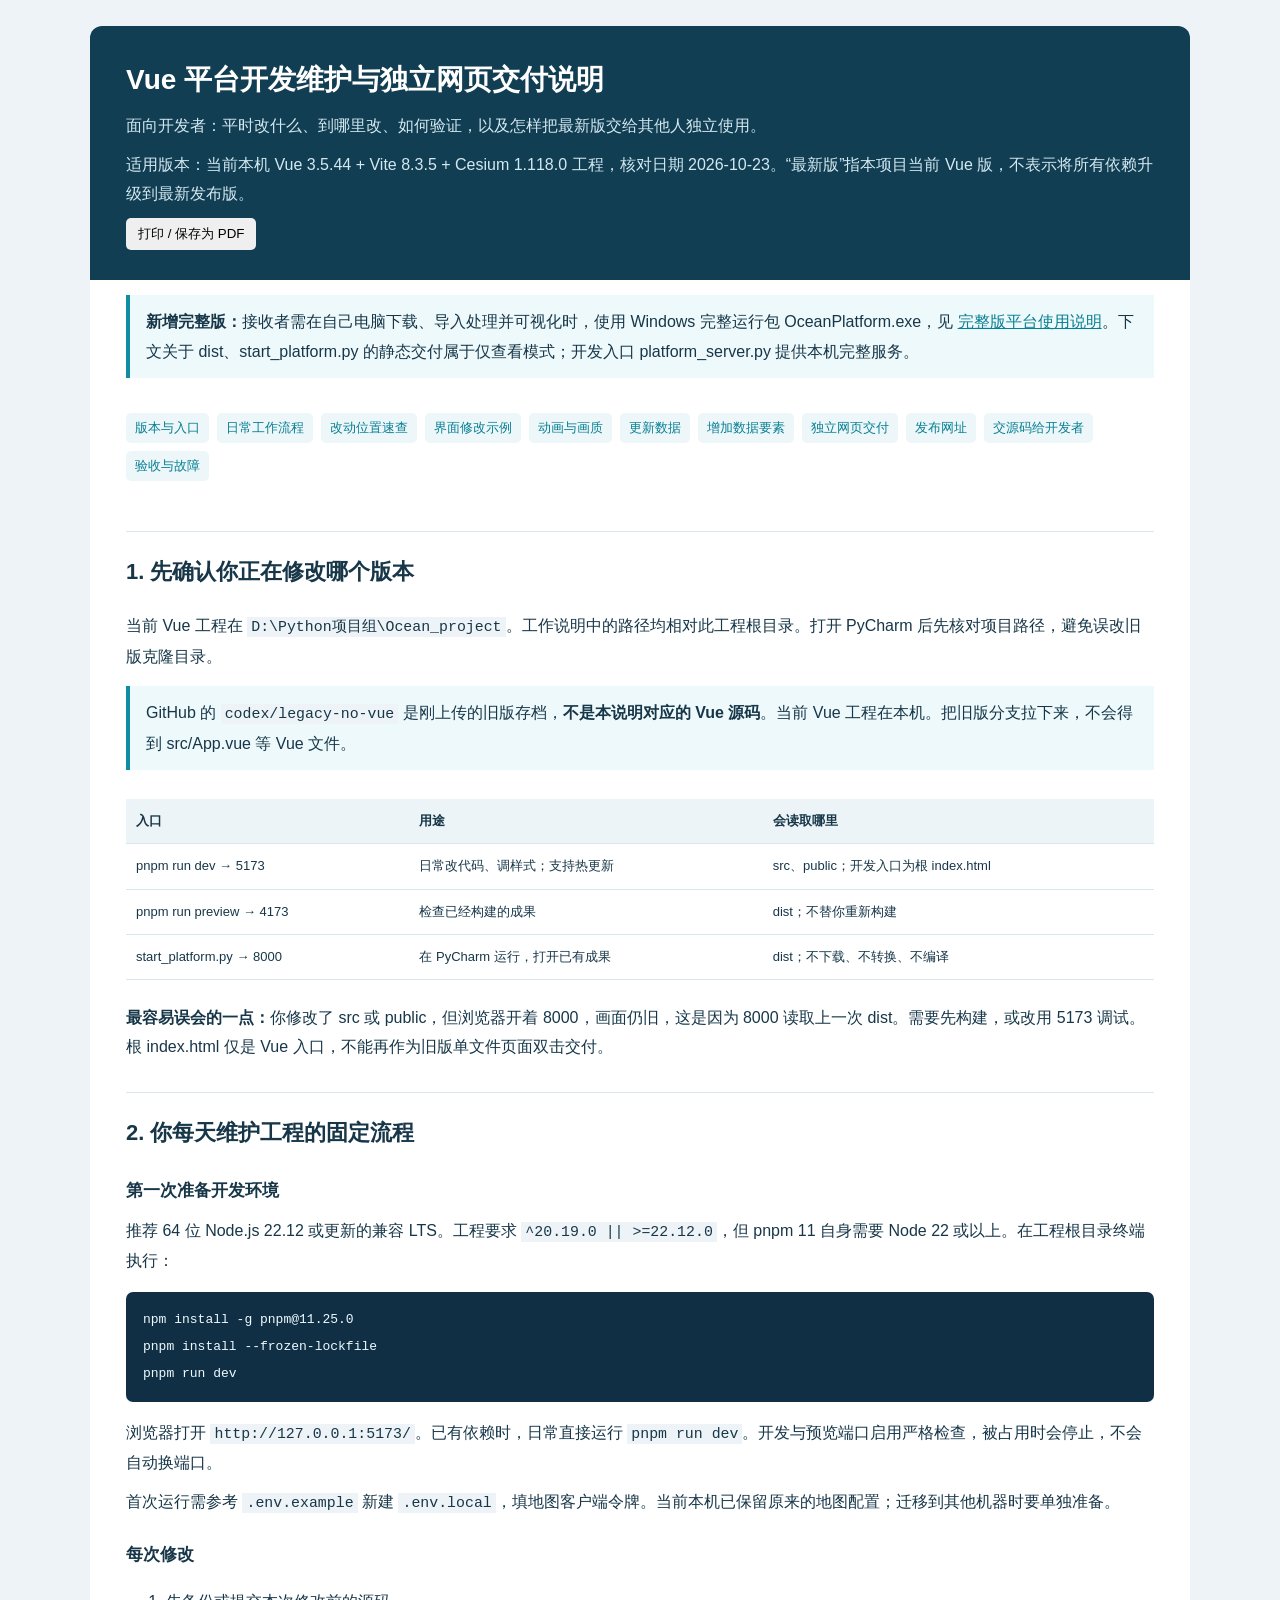
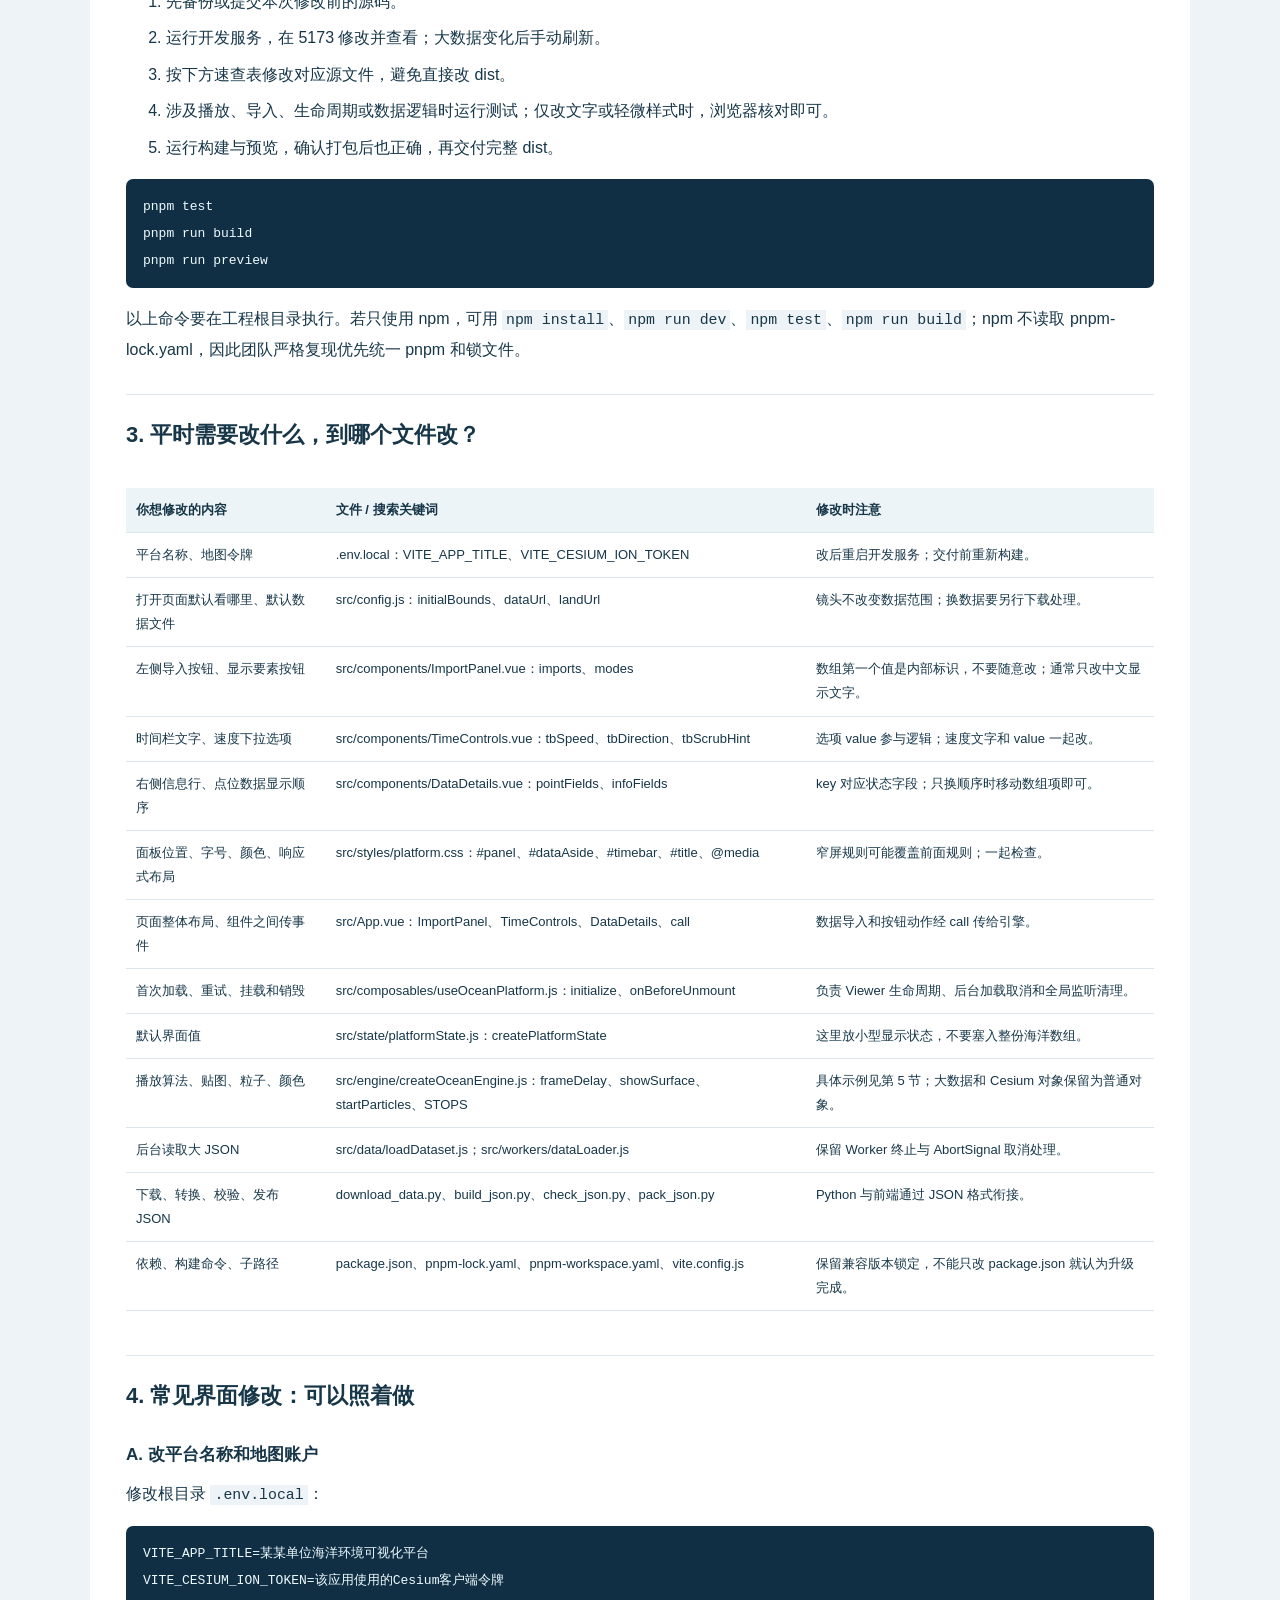
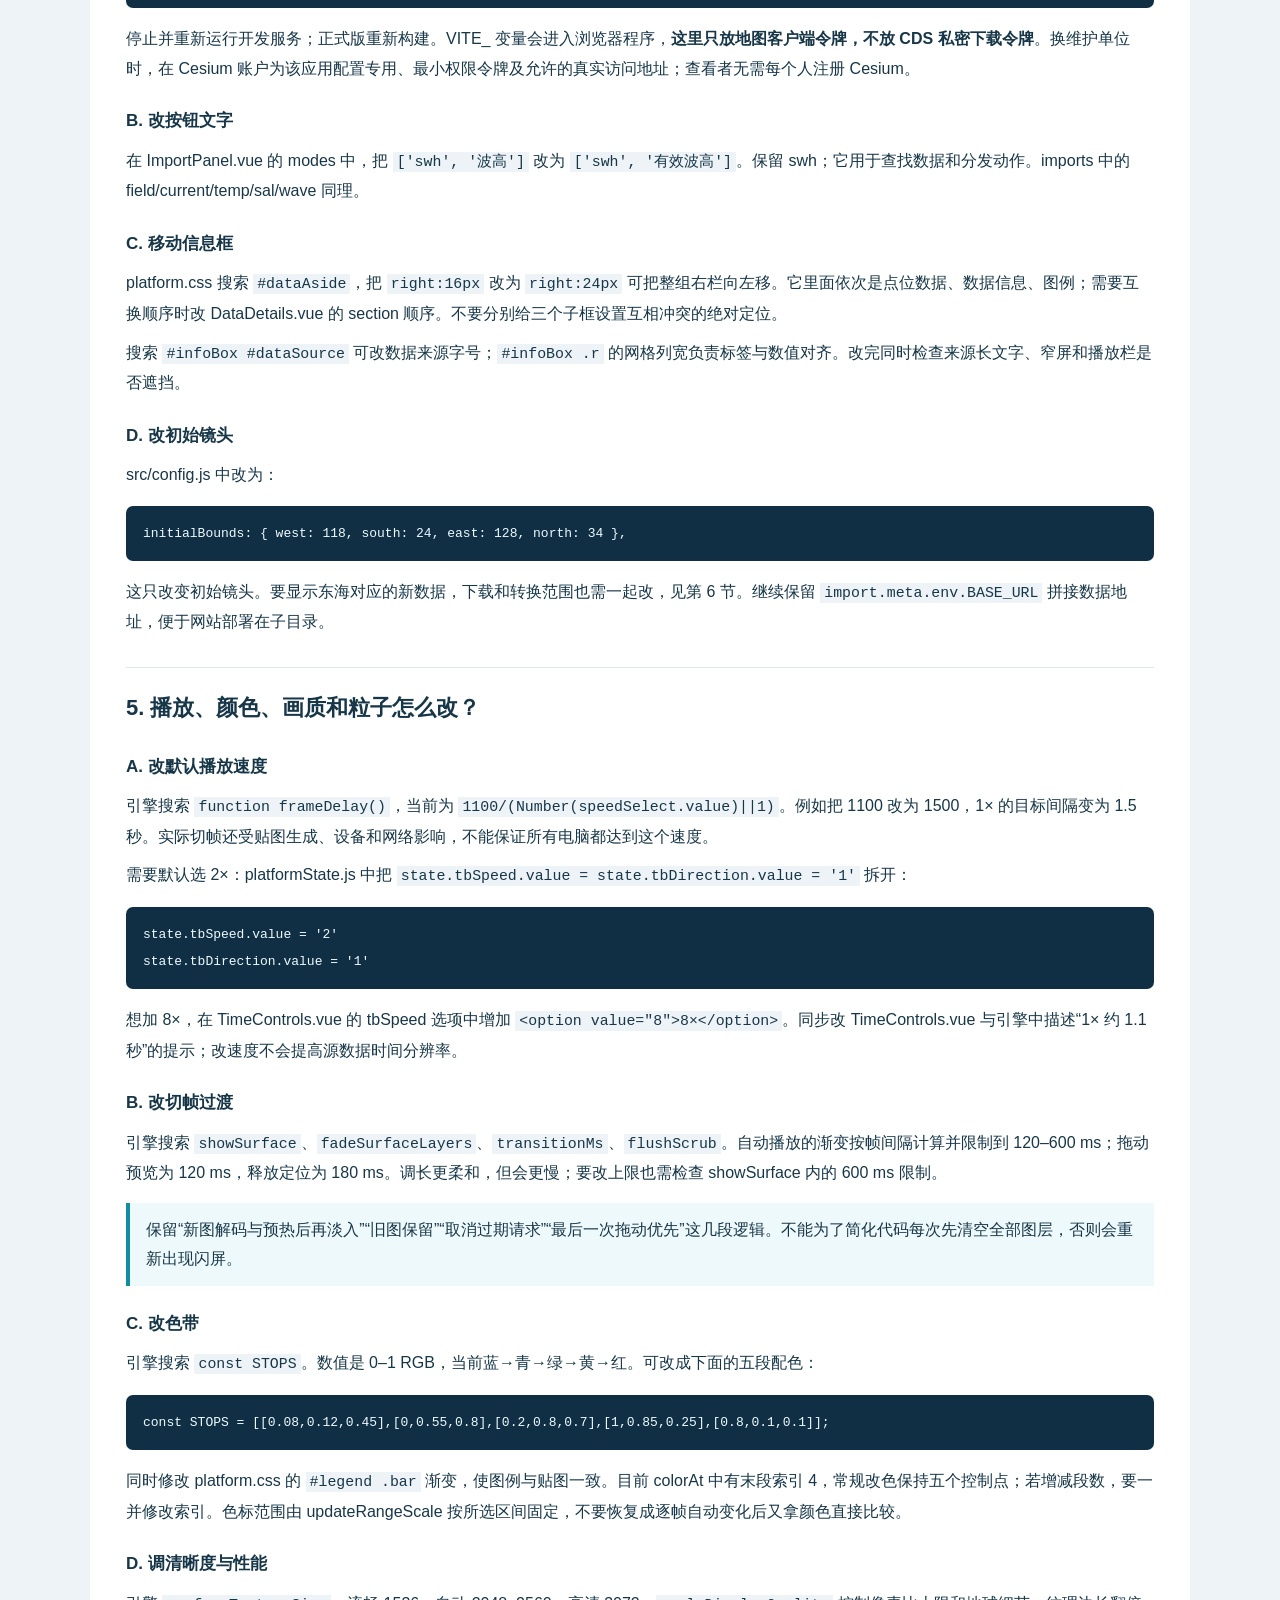
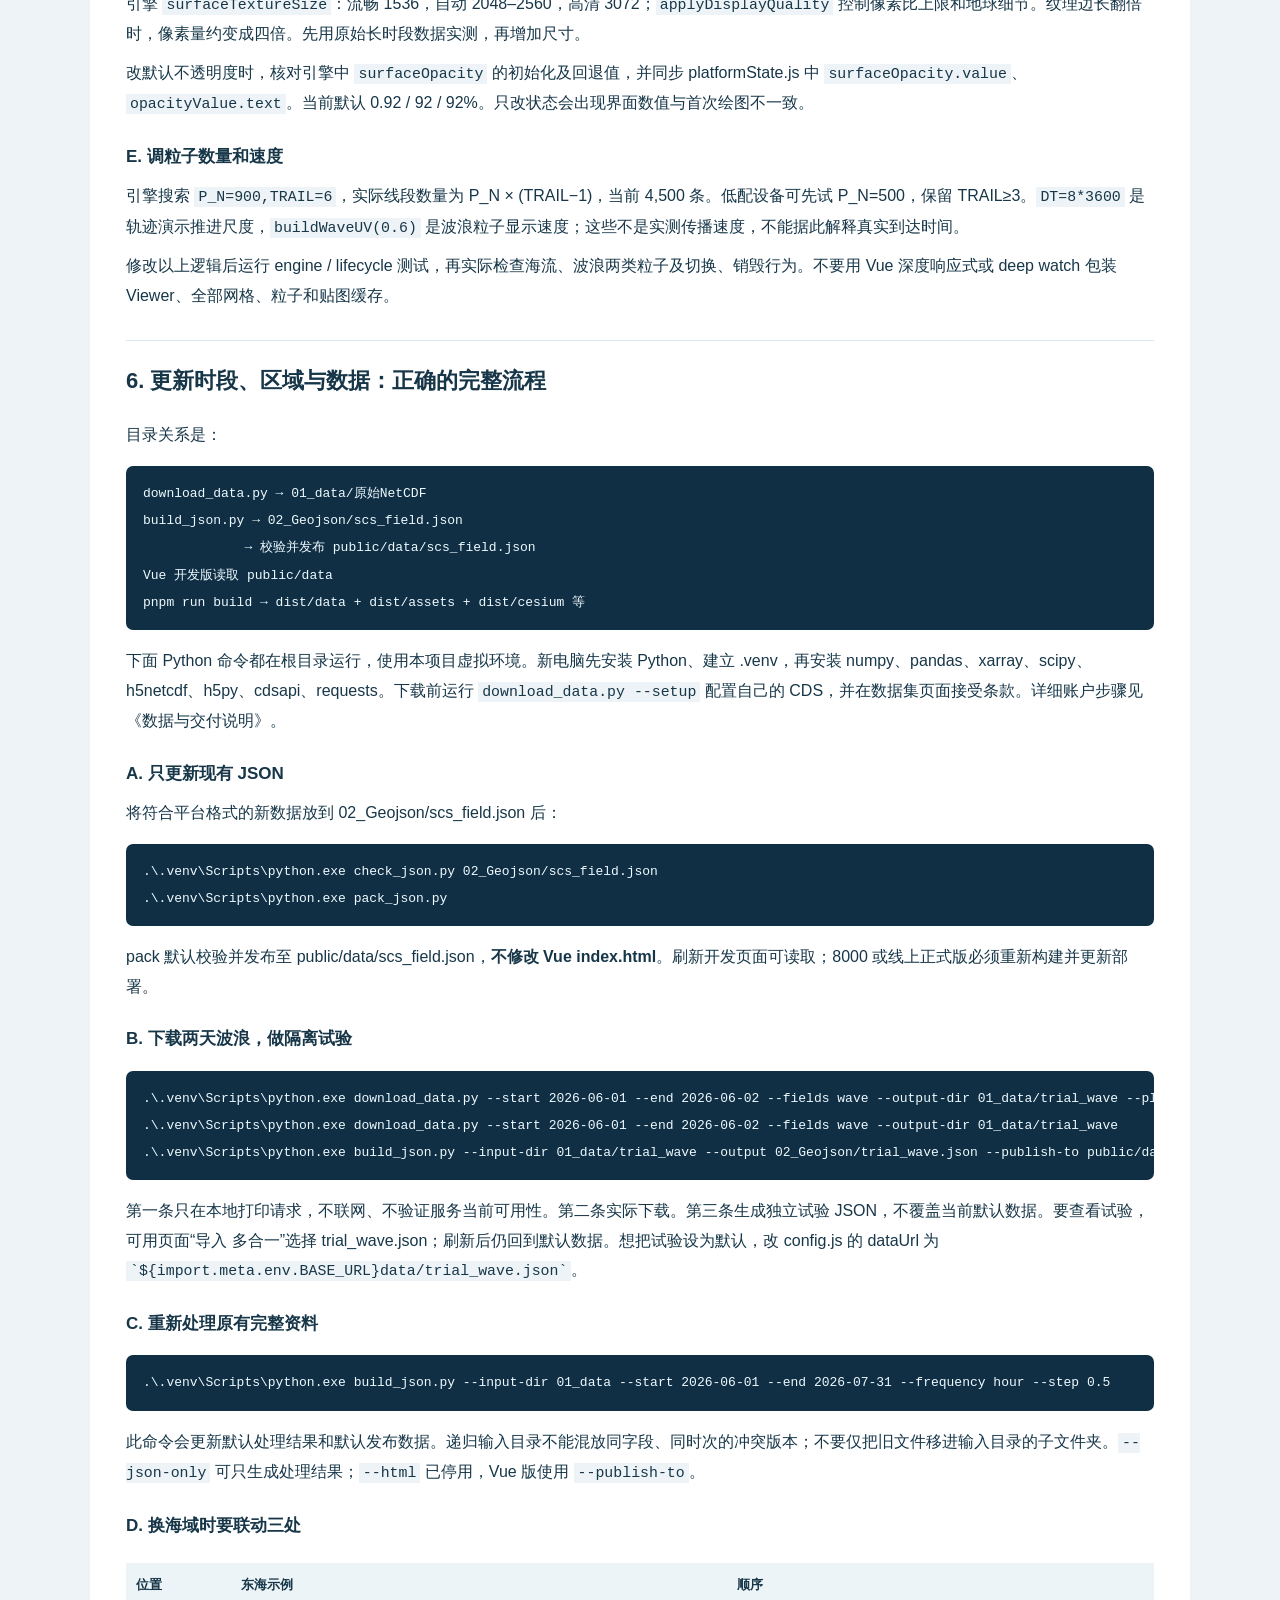
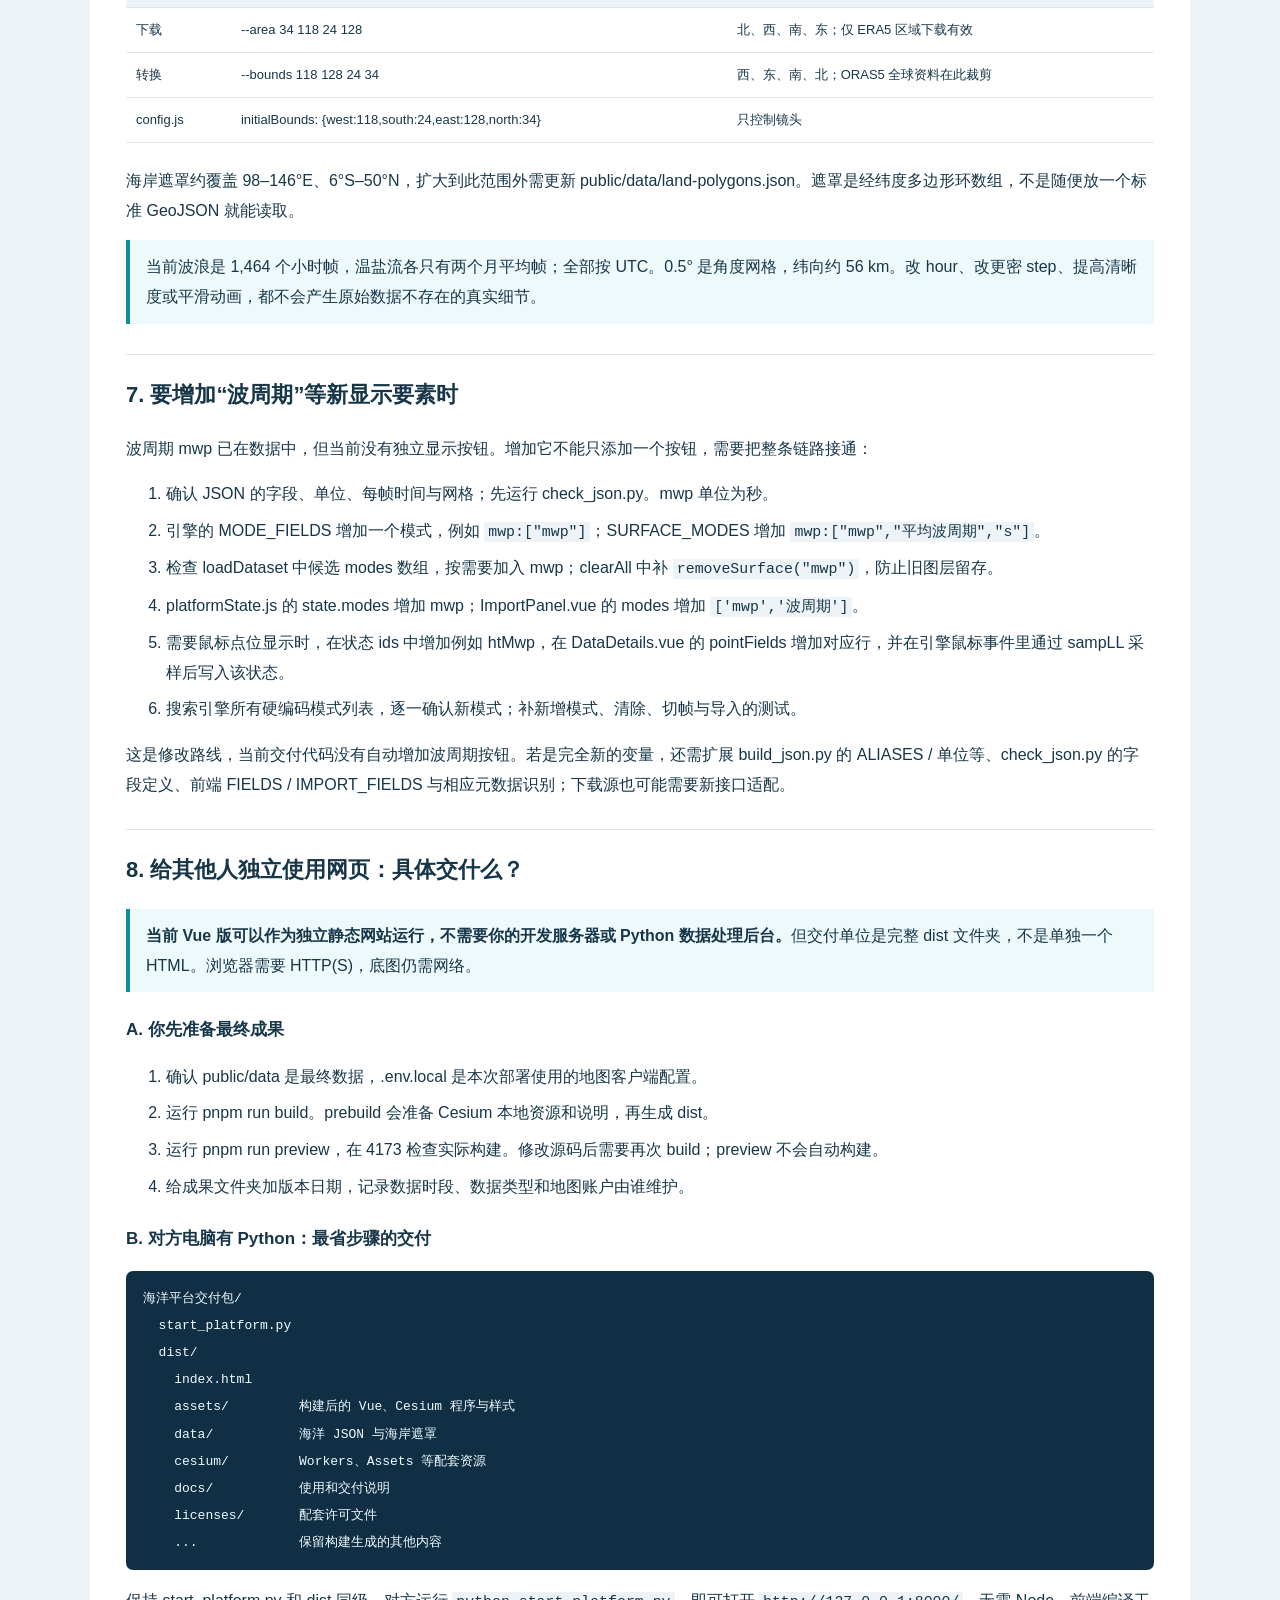
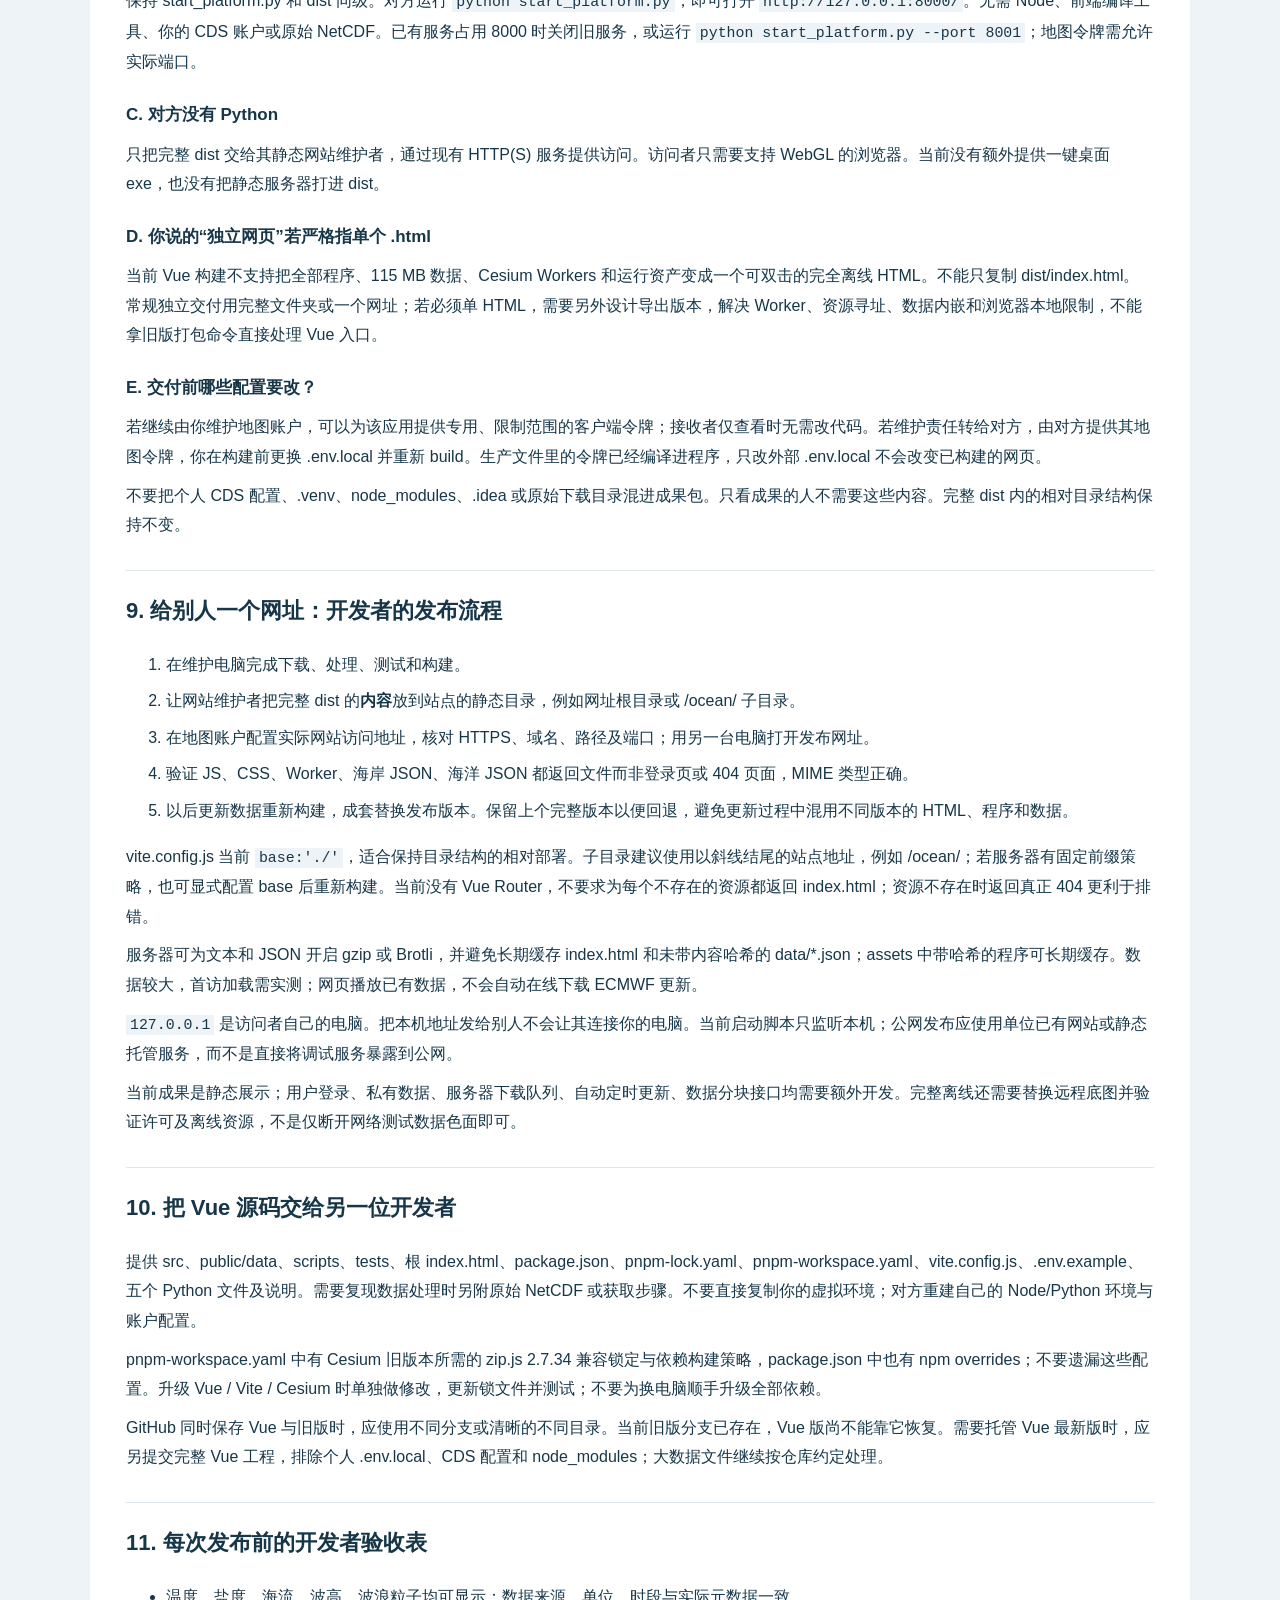
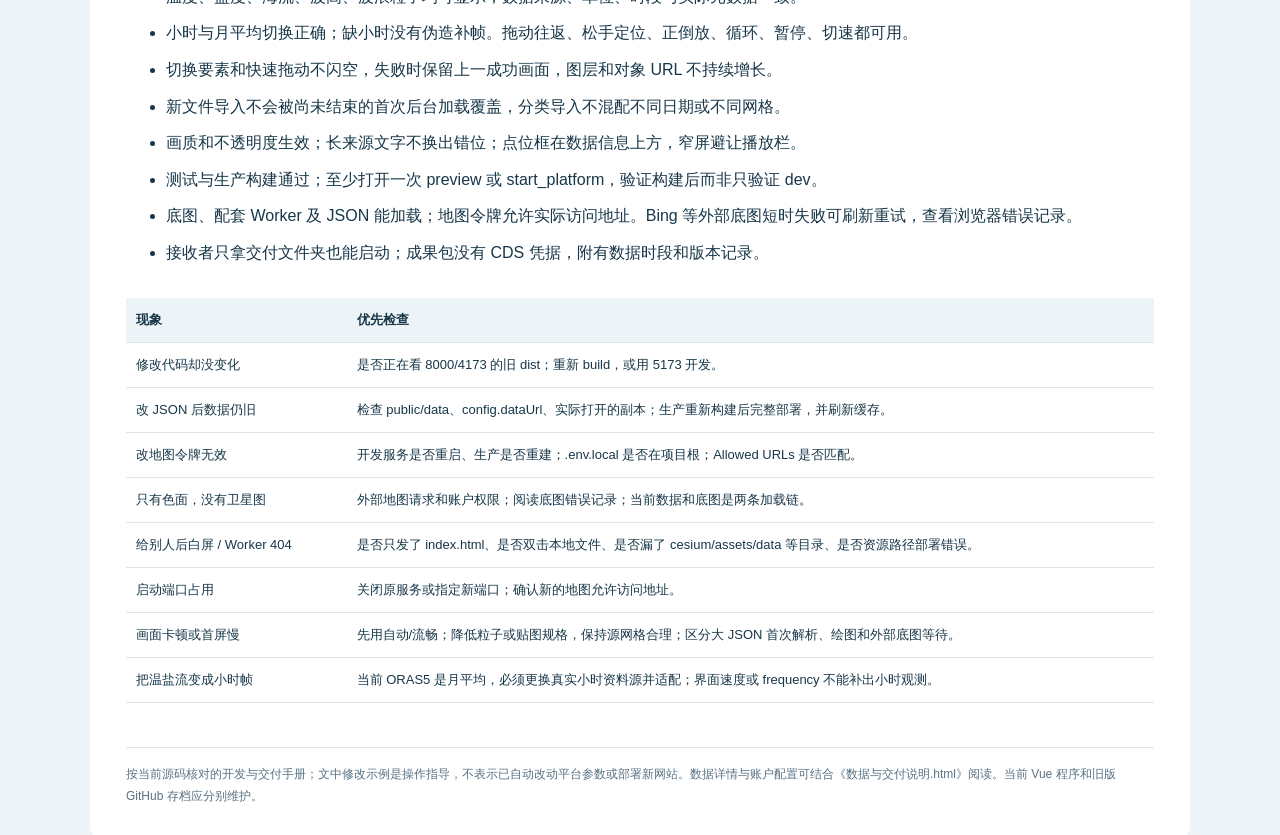
<file: docs/Vue开发维护与独立网页交付说明.html>
<!doctype html>
<html lang="zh-CN"><head><meta charset="utf-8"><meta name="viewport" content="width=device-width,initial-scale=1"><title>Vue 平台开发维护与独立网页交付说明</title>
<style>
:root{font-family:"Microsoft YaHei",sans-serif;color:#173749;background:#edf3f6;line-height:1.85}*{box-sizing:border-box}body{margin:0}main{max-width:1100px;margin:26px auto;background:white;border-radius:12px;overflow:hidden}header{padding:30px 36px;background:#123e53;color:white}h1{font-size:28px;line-height:1.4;margin:4px 0 12px}header p{color:#d3e9f1}.body{padding:0 36px 32px}nav{display:flex;flex-wrap:wrap;gap:8px;padding:20px 0}a{color:#087f92}nav a{padding:3px 9px;background:#edf7fa;border-radius:5px;font-size:13px;text-decoration:none}h2{font-size:22px;margin-top:30px;border-top:1px solid #dce6ec;padding-top:20px}h3{font-size:17px;margin:22px 0 8px}p{margin:9px 0}code,pre{font-family:Consolas,"Microsoft YaHei",monospace}code{background:#edf3f6;padding:2px 4px;overflow-wrap:anywhere;font-size:.93em}pre{background:#102f44;color:#eefaff;border-radius:7px;padding:14px 17px;overflow:auto;line-height:1.7}pre code{background:none;padding:0;white-space:pre;overflow-wrap:normal;font-size:13px}.table{overflow:auto}table{border-collapse:collapse;width:100%;font-size:13px;margin:14px 0}th,td{padding:10px;border-bottom:1px solid #dae5ec;text-align:left;vertical-align:top}th{background:#edf4f7}.note{background:#eef9fb;border-left:4px solid #118da2;padding:12px 16px;margin:15px 0}.small{font-size:13px;color:#587283}li{margin:7px 0}button{cursor:pointer;border:0;border-radius:5px;padding:7px 12px}footer{font-size:12px;color:#587283;margin-top:30px;border-top:1px solid #dce6ec;padding-top:15px}@media(max-width:700px){main{margin:0;border-radius:0}header{padding:24px 18px}.body{padding:0 18px 24px}h1{font-size:23px}}@media print{main{margin:0;max-width:none}header{background:white;color:#123e53;padding:0}header p{color:#345}nav,button{display:none}.body{padding:0}h2,h3{break-after:avoid}tr{break-inside:avoid}pre{background:#f1f5f7;color:#123;white-space:pre-wrap}pre code{white-space:pre-wrap;overflow-wrap:anywhere}.table{overflow:visible}}
</style></head><body><main>
<header><h1>Vue 平台开发维护与独立网页交付说明</h1><p>面向开发者：平时改什么、到哪里改、如何验证，以及怎样把最新版交给其他人独立使用。</p><p>适用版本：当前本机 Vue 3.5.44 + Vite 8.3.5 + Cesium 1.118.0 工程，核对日期 2026-10-23。“最新版”指本项目当前 Vue 版，不表示将所有依赖升级到最新发布版。</p><button onclick="window.print()">打印 / 保存为 PDF</button></header>
<div class="body"><div class="note"><strong>新增完整版：</strong>接收者需在自己电脑下载、导入处理并可视化时，使用 Windows 完整运行包 OceanPlatform.exe，见 <a href="完整版平台使用说明.html">完整版平台使用说明</a>。下文关于 dist、start_platform.py 的静态交付属于仅查看模式；开发入口 platform_server.py 提供本机完整服务。</div><nav><a href="#version">版本与入口</a><a href="#daily">日常工作流程</a><a href="#files">改动位置速查</a><a href="#ui">界面修改示例</a><a href="#animation">动画与画质</a><a href="#data">更新数据</a><a href="#field">增加数据要素</a><a href="#release">独立网页交付</a><a href="#deploy">发布网址</a><a href="#source">交源码给开发者</a><a href="#check">验收与故障</a></nav>

<section id="version"><h2>1. 先确认你正在修改哪个版本</h2>
<p>当前 Vue 工程在 <code>D:\Python项目组\Ocean_project</code>。工作说明中的路径均相对此工程根目录。打开 PyCharm 后先核对项目路径，避免误改旧版克隆目录。</p>
<div class="note">GitHub 的 <code>codex/legacy-no-vue</code> 是刚上传的旧版存档，<strong>不是本说明对应的 Vue 源码</strong>。当前 Vue 工程在本机。把旧版分支拉下来，不会得到 src/App.vue 等 Vue 文件。</div>
<div class="table"><table><tr><th>入口</th><th>用途</th><th>会读取哪里</th></tr><tr><td>pnpm run dev → 5173</td><td>日常改代码、调样式；支持热更新</td><td>src、public；开发入口为根 index.html</td></tr><tr><td>pnpm run preview → 4173</td><td>检查已经构建的成果</td><td>dist；不替你重新构建</td></tr><tr><td>start_platform.py → 8000</td><td>在 PyCharm 运行，打开已有成果</td><td>dist；不下载、不转换、不编译</td></tr></table></div>
<p><strong>最容易误会的一点：</strong>你修改了 src 或 public，但浏览器开着 8000，画面仍旧，这是因为 8000 读取上一次 dist。需要先构建，或改用 5173 调试。根 index.html 仅是 Vue 入口，不能再作为旧版单文件页面双击交付。</p></section>

<section id="daily"><h2>2. 你每天维护工程的固定流程</h2>
<h3>第一次准备开发环境</h3><p>推荐 64 位 Node.js 22.12 或更新的兼容 LTS。工程要求 <code>^20.19.0 || &gt;=22.12.0</code>，但 pnpm 11 自身需要 Node 22 或以上。在工程根目录终端执行：</p>
<pre><code>npm install -g pnpm@11.25.0
pnpm install --frozen-lockfile
pnpm run dev</code></pre>
<p>浏览器打开 <code>http://127.0.0.1:5173/</code>。已有依赖时，日常直接运行 <code>pnpm run dev</code>。开发与预览端口启用严格检查，被占用时会停止，不会自动换端口。</p>
<p>首次运行需参考 <code>.env.example</code> 新建 <code>.env.local</code>，填地图客户端令牌。当前本机已保留原来的地图配置；迁移到其他机器时要单独准备。</p>
<h3>每次修改</h3><ol><li>先备份或提交本次修改前的源码。</li><li>运行开发服务，在 5173 修改并查看；大数据变化后手动刷新。</li><li>按下方速查表修改对应源文件，避免直接改 dist。</li><li>涉及播放、导入、生命周期或数据逻辑时运行测试；仅改文字或轻微样式时，浏览器核对即可。</li><li>运行构建与预览，确认打包后也正确，再交付完整 dist。</li></ol>
<pre><code>pnpm test
pnpm run build
pnpm run preview</code></pre>
<p>以上命令要在工程根目录执行。若只使用 npm，可用 <code>npm install</code>、<code>npm run dev</code>、<code>npm test</code>、<code>npm run build</code>；npm 不读取 pnpm-lock.yaml，因此团队严格复现优先统一 pnpm 和锁文件。</p></section>

<section id="files"><h2>3. 平时需要改什么，到哪个文件改？</h2><div class="table"><table>
<tr><th>你想修改的内容</th><th>文件 / 搜索关键词</th><th>修改时注意</th></tr>
<tr><td>平台名称、地图令牌</td><td>.env.local：VITE_APP_TITLE、VITE_CESIUM_ION_TOKEN</td><td>改后重启开发服务；交付前重新构建。</td></tr>
<tr><td>打开页面默认看哪里、默认数据文件</td><td>src/config.js：initialBounds、dataUrl、landUrl</td><td>镜头不改变数据范围；换数据要另行下载处理。</td></tr>
<tr><td>左侧导入按钮、显示要素按钮</td><td>src/components/ImportPanel.vue：imports、modes</td><td>数组第一个值是内部标识，不要随意改；通常只改中文显示文字。</td></tr>
<tr><td>时间栏文字、速度下拉选项</td><td>src/components/TimeControls.vue：tbSpeed、tbDirection、tbScrubHint</td><td>选项 value 参与逻辑；速度文字和 value 一起改。</td></tr>
<tr><td>右侧信息行、点位数据显示顺序</td><td>src/components/DataDetails.vue：pointFields、infoFields</td><td>key 对应状态字段；只换顺序时移动数组项即可。</td></tr>
<tr><td>面板位置、字号、颜色、响应式布局</td><td>src/styles/platform.css：#panel、#dataAside、#timebar、#title、@media</td><td>窄屏规则可能覆盖前面规则；一起检查。</td></tr>
<tr><td>页面整体布局、组件之间传事件</td><td>src/App.vue：ImportPanel、TimeControls、DataDetails、call</td><td>数据导入和按钮动作经 call 传给引擎。</td></tr>
<tr><td>首次加载、重试、挂载和销毁</td><td>src/composables/useOceanPlatform.js：initialize、onBeforeUnmount</td><td>负责 Viewer 生命周期、后台加载取消和全局监听清理。</td></tr>
<tr><td>默认界面值</td><td>src/state/platformState.js：createPlatformState</td><td>这里放小型显示状态，不要塞入整份海洋数组。</td></tr>
<tr><td>播放算法、贴图、粒子、颜色</td><td>src/engine/createOceanEngine.js：frameDelay、showSurface、startParticles、STOPS</td><td>具体示例见第 5 节；大数据和 Cesium 对象保留为普通对象。</td></tr>
<tr><td>后台读取大 JSON</td><td>src/data/loadDataset.js；src/workers/dataLoader.js</td><td>保留 Worker 终止与 AbortSignal 取消处理。</td></tr>
<tr><td>下载、转换、校验、发布 JSON</td><td>download_data.py、build_json.py、check_json.py、pack_json.py</td><td>Python 与前端通过 JSON 格式衔接。</td></tr>
<tr><td>依赖、构建命令、子路径</td><td>package.json、pnpm-lock.yaml、pnpm-workspace.yaml、vite.config.js</td><td>保留兼容版本锁定，不能只改 package.json 就认为升级完成。</td></tr>
</table></div></section>

<section id="ui"><h2>4. 常见界面修改：可以照着做</h2>
<h3>A. 改平台名称和地图账户</h3><p>修改根目录 <code>.env.local</code>：</p><pre><code>VITE_APP_TITLE=某某单位海洋环境可视化平台
VITE_CESIUM_ION_TOKEN=该应用使用的Cesium客户端令牌</code></pre>
<p>停止并重新运行开发服务；正式版重新构建。VITE_ 变量会进入浏览器程序，<strong>这里只放地图客户端令牌，不放 CDS 私密下载令牌</strong>。换维护单位时，在 Cesium 账户为该应用配置专用、最小权限令牌及允许的真实访问地址；查看者无需每个人注册 Cesium。</p>
<h3>B. 改按钮文字</h3><p>在 ImportPanel.vue 的 modes 中，把 <code>['swh', '波高']</code> 改为 <code>['swh', '有效波高']</code>。保留 swh；它用于查找数据和分发动作。imports 中的 field/current/temp/sal/wave 同理。</p>
<h3>C. 移动信息框</h3><p>platform.css 搜索 <code>#dataAside</code>，把 <code>right:16px</code> 改为 <code>right:24px</code> 可把整组右栏向左移。它里面依次是点位数据、数据信息、图例；需要互换顺序时改 DataDetails.vue 的 section 顺序。不要分别给三个子框设置互相冲突的绝对定位。</p>
<p>搜索 <code>#infoBox #dataSource</code> 可改数据来源字号；<code>#infoBox .r</code> 的网格列宽负责标签与数值对齐。改完同时检查来源长文字、窄屏和播放栏是否遮挡。</p>
<h3>D. 改初始镜头</h3><p>src/config.js 中改为：</p><pre><code>initialBounds: { west: 118, south: 24, east: 128, north: 34 },</code></pre><p>这只改变初始镜头。要显示东海对应的新数据，下载和转换范围也需一起改，见第 6 节。继续保留 <code>import.meta.env.BASE_URL</code> 拼接数据地址，便于网站部署在子目录。</p></section>

<section id="animation"><h2>5. 播放、颜色、画质和粒子怎么改？</h2>
<h3>A. 改默认播放速度</h3><p>引擎搜索 <code>function frameDelay()</code>，当前为 <code>1100/(Number(speedSelect.value)||1)</code>。例如把 1100 改为 1500，1× 的目标间隔变为 1.5 秒。实际切帧还受贴图生成、设备和网络影响，不能保证所有电脑都达到这个速度。</p>
<p>需要默认选 2×：platformState.js 中把 <code>state.tbSpeed.value = state.tbDirection.value = '1'</code> 拆开：</p><pre><code>state.tbSpeed.value = '2'
state.tbDirection.value = '1'</code></pre><p>想加 8×，在 TimeControls.vue 的 tbSpeed 选项中增加 <code>&lt;option value="8"&gt;8×&lt;/option&gt;</code>。同步改 TimeControls.vue 与引擎中描述“1× 约 1.1 秒”的提示；改速度不会提高源数据时间分辨率。</p>
<h3>B. 改切帧过渡</h3><p>引擎搜索 <code>showSurface</code>、<code>fadeSurfaceLayers</code>、<code>transitionMs</code>、<code>flushScrub</code>。自动播放的渐变按帧间隔计算并限制到 120–600 ms；拖动预览为 120 ms，释放定位为 180 ms。调长更柔和，但会更慢；要改上限也需检查 showSurface 内的 600 ms 限制。</p>
<div class="note">保留“新图解码与预热后再淡入”“旧图保留”“取消过期请求”“最后一次拖动优先”这几段逻辑。不能为了简化代码每次先清空全部图层，否则会重新出现闪屏。</div>
<h3>C. 改色带</h3><p>引擎搜索 <code>const STOPS</code>。数值是 0–1 RGB，当前蓝→青→绿→黄→红。可改成下面的五段配色：</p><pre><code>const STOPS = [[0.08,0.12,0.45],[0,0.55,0.8],[0.2,0.8,0.7],[1,0.85,0.25],[0.8,0.1,0.1]];</code></pre><p>同时修改 platform.css 的 <code>#legend .bar</code> 渐变，使图例与贴图一致。目前 colorAt 中有末段索引 4，常规改色保持五个控制点；若增减段数，要一并修改索引。色标范围由 updateRangeScale 按所选区间固定，不要恢复成逐帧自动变化后又拿颜色直接比较。</p>
<h3>D. 调清晰度与性能</h3><p>引擎 <code>surfaceTextureSize</code>：流畅 1536，自动 2048–2560，高清 3072；<code>applyDisplayQuality</code> 控制像素比上限和地球细节。纹理边长翻倍时，像素量约变成四倍。先用原始长时段数据实测，再增加尺寸。</p>
<p>改默认不透明度时，核对引擎中 <code>surfaceOpacity</code> 的初始化及回退值，并同步 platformState.js 中 <code>surfaceOpacity.value</code>、<code>opacityValue.text</code>。当前默认 0.92 / 92 / 92%。只改状态会出现界面数值与首次绘图不一致。</p>
<h3>E. 调粒子数量和速度</h3><p>引擎搜索 <code>P_N=900,TRAIL=6</code>，实际线段数量为 P_N × (TRAIL−1)，当前 4,500 条。低配设备可先试 P_N=500，保留 TRAIL≥3。<code>DT=8*3600</code> 是轨迹演示推进尺度，<code>buildWaveUV(0.6)</code> 是波浪粒子显示速度；这些不是实测传播速度，不能据此解释真实到达时间。</p>
<p>修改以上逻辑后运行 engine / lifecycle 测试，再实际检查海流、波浪两类粒子及切换、销毁行为。不要用 Vue 深度响应式或 deep watch 包装 Viewer、全部网格、粒子和贴图缓存。</p></section>

<section id="data"><h2>6. 更新时段、区域与数据：正确的完整流程</h2>
<p>目录关系是：</p><pre><code>download_data.py → 01_data/原始NetCDF
build_json.py → 02_Geojson/scs_field.json
             → 校验并发布 public/data/scs_field.json
Vue 开发版读取 public/data
pnpm run build → dist/data + dist/assets + dist/cesium 等</code></pre>
<p>下面 Python 命令都在根目录运行，使用本项目虚拟环境。新电脑先安装 Python、建立 .venv，再安装 numpy、pandas、xarray、scipy、h5netcdf、h5py、cdsapi、requests。下载前运行 <code>download_data.py --setup</code> 配置自己的 CDS，并在数据集页面接受条款。详细账户步骤见《数据与交付说明》。</p>
<h3>A. 只更新现有 JSON</h3><p>将符合平台格式的新数据放到 02_Geojson/scs_field.json 后：</p><pre><code>.\.venv\Scripts\python.exe check_json.py 02_Geojson/scs_field.json
.\.venv\Scripts\python.exe pack_json.py</code></pre><p>pack 默认校验并发布至 public/data/scs_field.json，<strong>不修改 Vue index.html</strong>。刷新开发页面可读取；8000 或线上正式版必须重新构建并更新部署。</p>
<h3>B. 下载两天波浪，做隔离试验</h3><pre><code>.\.venv\Scripts\python.exe download_data.py --start 2026-06-01 --end 2026-06-02 --fields wave --output-dir 01_data/trial_wave --plan
.\.venv\Scripts\python.exe download_data.py --start 2026-06-01 --end 2026-06-02 --fields wave --output-dir 01_data/trial_wave
.\.venv\Scripts\python.exe build_json.py --input-dir 01_data/trial_wave --output 02_Geojson/trial_wave.json --publish-to public/data/trial_wave.json --start 2026-06-01 --end 2026-06-02 --frequency hour --step 0.5 --fields swh mwd mwp</code></pre>
<p>第一条只在本地打印请求，不联网、不验证服务当前可用性。第二条实际下载。第三条生成独立试验 JSON，不覆盖当前默认数据。要查看试验，可用页面“导入 多合一”选择 trial_wave.json；刷新后仍回到默认数据。想把试验设为默认，改 config.js 的 dataUrl 为 <code>`${import.meta.env.BASE_URL}data/trial_wave.json`</code>。</p>
<h3>C. 重新处理原有完整资料</h3><pre><code>.\.venv\Scripts\python.exe build_json.py --input-dir 01_data --start 2026-06-01 --end 2026-07-31 --frequency hour --step 0.5</code></pre><p>此命令会更新默认处理结果和默认发布数据。递归输入目录不能混放同字段、同时次的冲突版本；不要仅把旧文件移进输入目录的子文件夹。<code>--json-only</code> 可只生成处理结果；<code>--html</code> 已停用，Vue 版使用 <code>--publish-to</code>。</p>
<h3>D. 换海域时要联动三处</h3><div class="table"><table><tr><th>位置</th><th>东海示例</th><th>顺序</th></tr><tr><td>下载</td><td>--area 34 118 24 128</td><td>北、西、南、东；仅 ERA5 区域下载有效</td></tr><tr><td>转换</td><td>--bounds 118 128 24 34</td><td>西、东、南、北；ORAS5 全球资料在此裁剪</td></tr><tr><td>config.js</td><td>initialBounds: {west:118,south:24,east:128,north:34}</td><td>只控制镜头</td></tr></table></div>
<p>海岸遮罩约覆盖 98–146°E、6°S–50°N，扩大到此范围外需更新 public/data/land-polygons.json。遮罩是经纬度多边形环数组，不是随便放一个标准 GeoJSON 就能读取。</p>
<div class="note">当前波浪是 1,464 个小时帧，温盐流各只有两个月平均帧；全部按 UTC。0.5° 是角度网格，纬向约 56 km。改 hour、改更密 step、提高清晰度或平滑动画，都不会产生原始数据不存在的真实细节。</div></section>

<section id="field"><h2>7. 要增加“波周期”等新显示要素时</h2><p>波周期 mwp 已在数据中，但当前没有独立显示按钮。增加它不能只添加一个按钮，需要把整条链路接通：</p><ol><li>确认 JSON 的字段、单位、每帧时间与网格；先运行 check_json.py。mwp 单位为秒。</li><li>引擎的 MODE_FIELDS 增加一个模式，例如 <code>mwp:["mwp"]</code>；SURFACE_MODES 增加 <code>mwp:["mwp","平均波周期","s"]</code>。</li><li>检查 loadDataset 中候选 modes 数组，按需要加入 mwp；clearAll 中补 <code>removeSurface("mwp")</code>，防止旧图层留存。</li><li>platformState.js 的 state.modes 增加 mwp；ImportPanel.vue 的 modes 增加 <code>['mwp','波周期']</code>。</li><li>需要鼠标点位显示时，在状态 ids 中增加例如 htMwp，在 DataDetails.vue 的 pointFields 增加对应行，并在引擎鼠标事件里通过 sampLL 采样后写入该状态。</li><li>搜索引擎所有硬编码模式列表，逐一确认新模式；补新增模式、清除、切帧与导入的测试。</li></ol><p>这是修改路线，当前交付代码没有自动增加波周期按钮。若是完全新的变量，还需扩展 build_json.py 的 ALIASES / 单位等、check_json.py 的字段定义、前端 FIELDS / IMPORT_FIELDS 与相应元数据识别；下载源也可能需要新接口适配。</p></section>

<section id="release"><h2>8. 给其他人独立使用网页：具体交什么？</h2>
<div class="note"><strong>当前 Vue 版可以作为独立静态网站运行，不需要你的开发服务器或 Python 数据处理后台。</strong>但交付单位是完整 dist 文件夹，不是单独一个 HTML。浏览器需要 HTTP(S)，底图仍需网络。</div>
<h3>A. 你先准备最终成果</h3><ol><li>确认 public/data 是最终数据，.env.local 是本次部署使用的地图客户端配置。</li><li>运行 pnpm run build。prebuild 会准备 Cesium 本地资源和说明，再生成 dist。</li><li>运行 pnpm run preview，在 4173 检查实际构建。修改源码后需要再次 build；preview 不会自动构建。</li><li>给成果文件夹加版本日期，记录数据时段、数据类型和地图账户由谁维护。</li></ol>
<h3>B. 对方电脑有 Python：最省步骤的交付</h3><pre><code>海洋平台交付包/
  start_platform.py
  dist/
    index.html
    assets/         构建后的 Vue、Cesium 程序与样式
    data/           海洋 JSON 与海岸遮罩
    cesium/         Workers、Assets 等配套资源
    docs/           使用和交付说明
    licenses/       配套许可文件
    ...             保留构建生成的其他内容</code></pre><p>保持 start_platform.py 和 dist 同级。对方运行 <code>python start_platform.py</code>，即可打开 <code>http://127.0.0.1:8000/</code>。无需 Node、前端编译工具、你的 CDS 账户或原始 NetCDF。已有服务占用 8000 时关闭旧服务，或运行 <code>python start_platform.py --port 8001</code>；地图令牌需允许实际端口。</p>
<h3>C. 对方没有 Python</h3><p>只把完整 dist 交给其静态网站维护者，通过现有 HTTP(S) 服务提供访问。访问者只需要支持 WebGL 的浏览器。当前没有额外提供一键桌面 exe，也没有把静态服务器打进 dist。</p>
<h3>D. 你说的“独立网页”若严格指单个 .html</h3><p>当前 Vue 构建不支持把全部程序、115 MB 数据、Cesium Workers 和运行资产变成一个可双击的完全离线 HTML。不能只复制 dist/index.html。常规独立交付用完整文件夹或一个网址；若必须单 HTML，需要另外设计导出版本，解决 Worker、资源寻址、数据内嵌和浏览器本地限制，不能拿旧版打包命令直接处理 Vue 入口。</p>
<h3>E. 交付前哪些配置要改？</h3><p>若继续由你维护地图账户，可以为该应用提供专用、限制范围的客户端令牌；接收者仅查看时无需改代码。若维护责任转给对方，由对方提供其地图令牌，你在构建前更换 .env.local 并重新 build。生产文件里的令牌已经编译进程序，只改外部 .env.local 不会改变已构建的网页。</p>
<p>不要把个人 CDS 配置、.venv、node_modules、.idea 或原始下载目录混进成果包。只看成果的人不需要这些内容。完整 dist 内的相对目录结构保持不变。</p></section>

<section id="deploy"><h2>9. 给别人一个网址：开发者的发布流程</h2><ol><li>在维护电脑完成下载、处理、测试和构建。</li><li>让网站维护者把完整 dist 的<strong>内容</strong>放到站点的静态目录，例如网址根目录或 /ocean/ 子目录。</li><li>在地图账户配置实际网站访问地址，核对 HTTPS、域名、路径及端口；用另一台电脑打开发布网址。</li><li>验证 JS、CSS、Worker、海岸 JSON、海洋 JSON 都返回文件而非登录页或 404 页面，MIME 类型正确。</li><li>以后更新数据重新构建，成套替换发布版本。保留上个完整版本以便回退，避免更新过程中混用不同版本的 HTML、程序和数据。</li></ol>
<p>vite.config.js 当前 <code>base:'./'</code>，适合保持目录结构的相对部署。子目录建议使用以斜线结尾的站点地址，例如 /ocean/；若服务器有固定前缀策略，也可显式配置 base 后重新构建。当前没有 Vue Router，不要求为每个不存在的资源都返回 index.html；资源不存在时返回真正 404 更利于排错。</p>
<p>服务器可为文本和 JSON 开启 gzip 或 Brotli，并避免长期缓存 index.html 和未带内容哈希的 data/*.json；assets 中带哈希的程序可长期缓存。数据较大，首访加载需实测；网页播放已有数据，不会自动在线下载 ECMWF 更新。</p>
<p><code>127.0.0.1</code> 是访问者自己的电脑。把本机地址发给别人不会让其连接你的电脑。当前启动脚本只监听本机；公网发布应使用单位已有网站或静态托管服务，而不是直接将调试服务暴露到公网。</p>
<p>当前成果是静态展示；用户登录、私有数据、服务器下载队列、自动定时更新、数据分块接口均需要额外开发。完整离线还需要替换远程底图并验证许可及离线资源，不是仅断开网络测试数据色面即可。</p></section>

<section id="source"><h2>10. 把 Vue 源码交给另一位开发者</h2><p>提供 src、public/data、scripts、tests、根 index.html、package.json、pnpm-lock.yaml、pnpm-workspace.yaml、vite.config.js、.env.example、五个 Python 文件及说明。需要复现数据处理时另附原始 NetCDF 或获取步骤。不要直接复制你的虚拟环境；对方重建自己的 Node/Python 环境与账户配置。</p>
<p>pnpm-workspace.yaml 中有 Cesium 旧版本所需的 zip.js 2.7.34 兼容锁定与依赖构建策略，package.json 中也有 npm overrides；不要遗漏这些配置。升级 Vue / Vite / Cesium 时单独做修改，更新锁文件并测试；不要为换电脑顺手升级全部依赖。</p>
<p>GitHub 同时保存 Vue 与旧版时，应使用不同分支或清晰的不同目录。当前旧版分支已存在，Vue 版尚不能靠它恢复。需要托管 Vue 最新版时，应另提交完整 Vue 工程，排除个人 .env.local、CDS 配置和 node_modules；大数据文件继续按仓库约定处理。</p></section>

<section id="check"><h2>11. 每次发布前的开发者验收表</h2><ul><li>温度、盐度、海流、波高、波浪粒子均可显示；数据来源、单位、时段与实际元数据一致。</li><li>小时与月平均切换正确；缺小时没有伪造补帧。拖动往返、松手定位、正倒放、循环、暂停、切速都可用。</li><li>切换要素和快速拖动不闪空，失败时保留上一成功画面，图层和对象 URL 不持续增长。</li><li>新文件导入不会被尚未结束的首次后台加载覆盖，分类导入不混配不同日期或不同网格。</li><li>画质和不透明度生效；长来源文字不换出错位；点位框在数据信息上方，窄屏避让播放栏。</li><li>测试与生产构建通过；至少打开一次 preview 或 start_platform，验证构建后而非只验证 dev。</li><li>底图、配套 Worker 及 JSON 能加载；地图令牌允许实际访问地址。Bing 等外部底图短时失败可刷新重试，查看浏览器错误记录。</li><li>接收者只拿交付文件夹也能启动；成果包没有 CDS 凭据，附有数据时段和版本记录。</li></ul>
<div class="table"><table><tr><th>现象</th><th>优先检查</th></tr><tr><td>修改代码却没变化</td><td>是否正在看 8000/4173 的旧 dist；重新 build，或用 5173 开发。</td></tr><tr><td>改 JSON 后数据仍旧</td><td>检查 public/data、config.dataUrl、实际打开的副本；生产重新构建后完整部署，并刷新缓存。</td></tr><tr><td>改地图令牌无效</td><td>开发服务是否重启、生产是否重建；.env.local 是否在项目根；Allowed URLs 是否匹配。</td></tr><tr><td>只有色面，没有卫星图</td><td>外部地图请求和账户权限；阅读底图错误记录；当前数据和底图是两条加载链。</td></tr><tr><td>给别人后白屏 / Worker 404</td><td>是否只发了 index.html、是否双击本地文件、是否漏了 cesium/assets/data 等目录、是否资源路径部署错误。</td></tr><tr><td>启动端口占用</td><td>关闭原服务或指定新端口；确认新的地图允许访问地址。</td></tr><tr><td>画面卡顿或首屏慢</td><td>先用自动/流畅；降低粒子或贴图规格，保持源网格合理；区分大 JSON 首次解析、绘图和外部底图等待。</td></tr><tr><td>把温盐流变成小时帧</td><td>当前 ORAS5 是月平均，必须更换真实小时资料源并适配；界面速度或 frequency 不能补出小时观测。</td></tr></table></div></section>
<footer>按当前源码核对的开发与交付手册；文中修改示例是操作指导，不表示已自动改动平台参数或部署新网站。数据详情与账户配置可结合《数据与交付说明.html》阅读。当前 Vue 程序和旧版 GitHub 存档应分别维护。</footer>
</div></main></body></html>
</file>
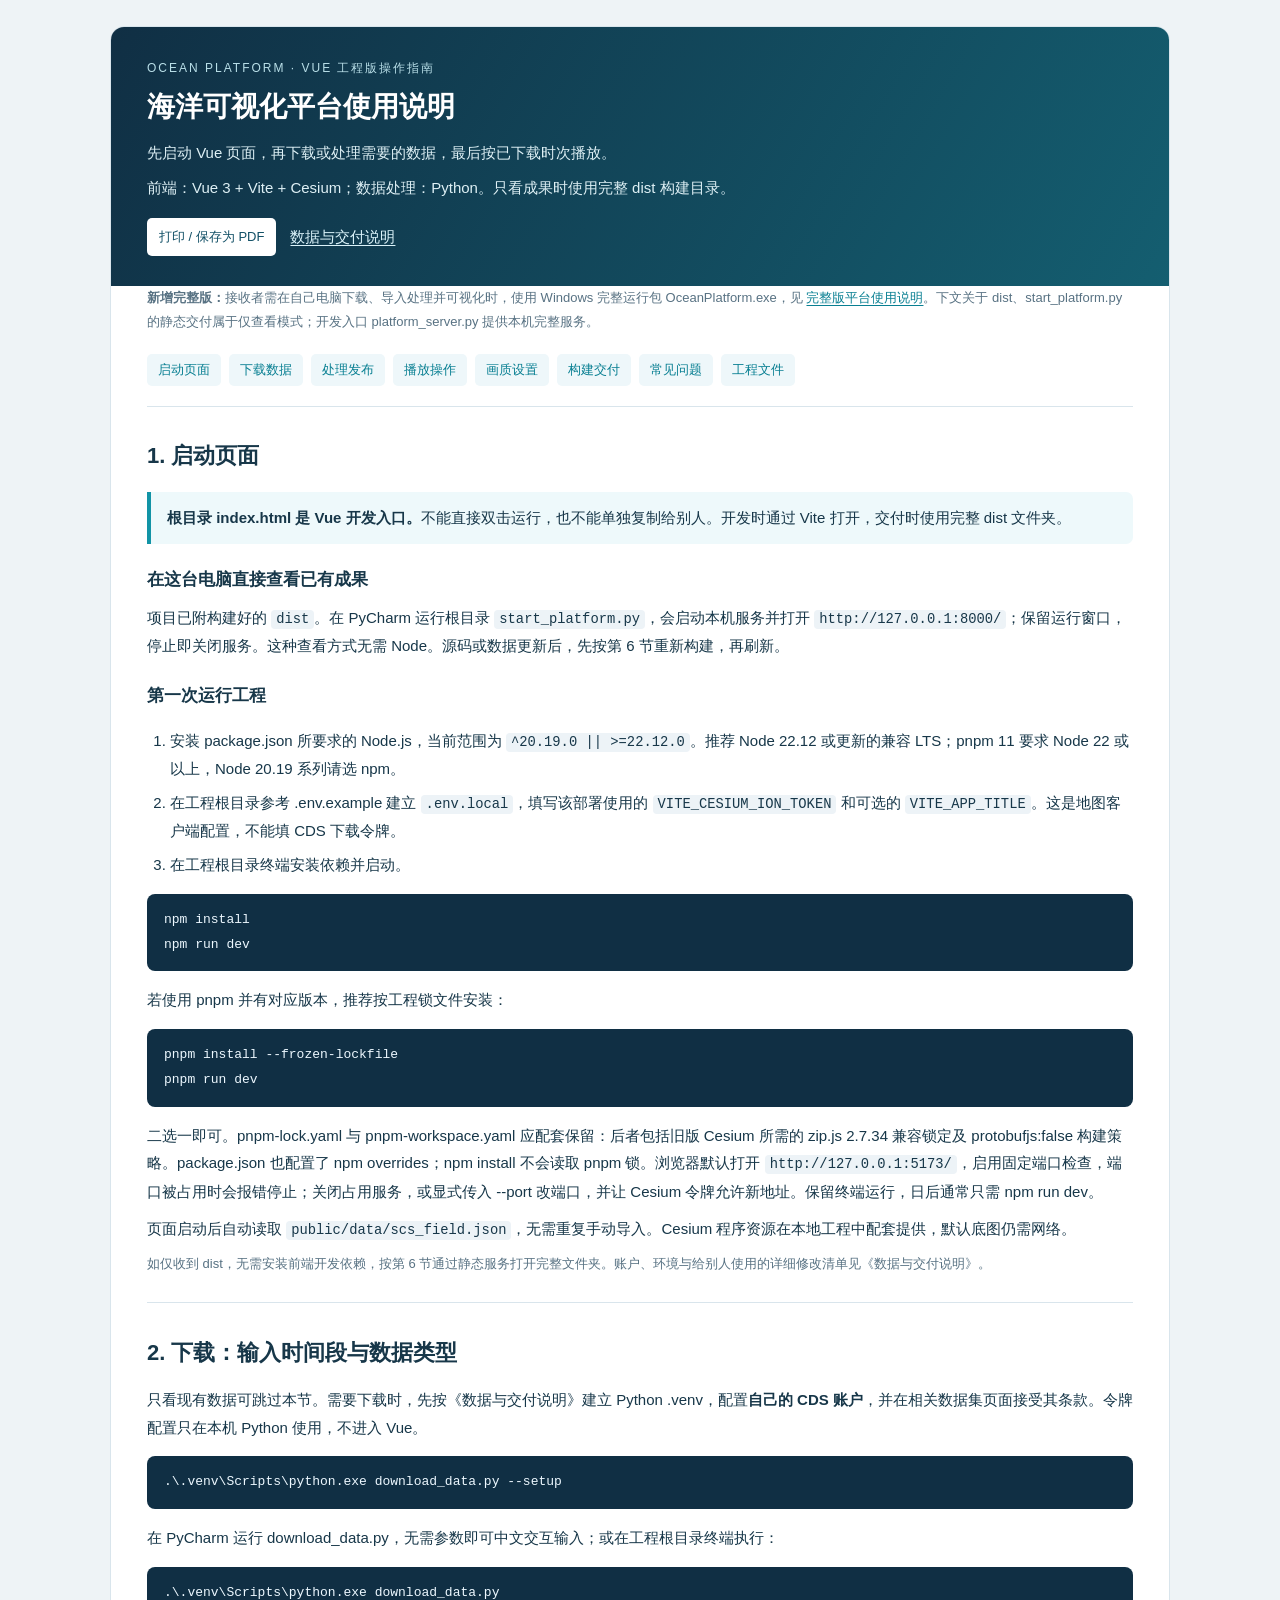
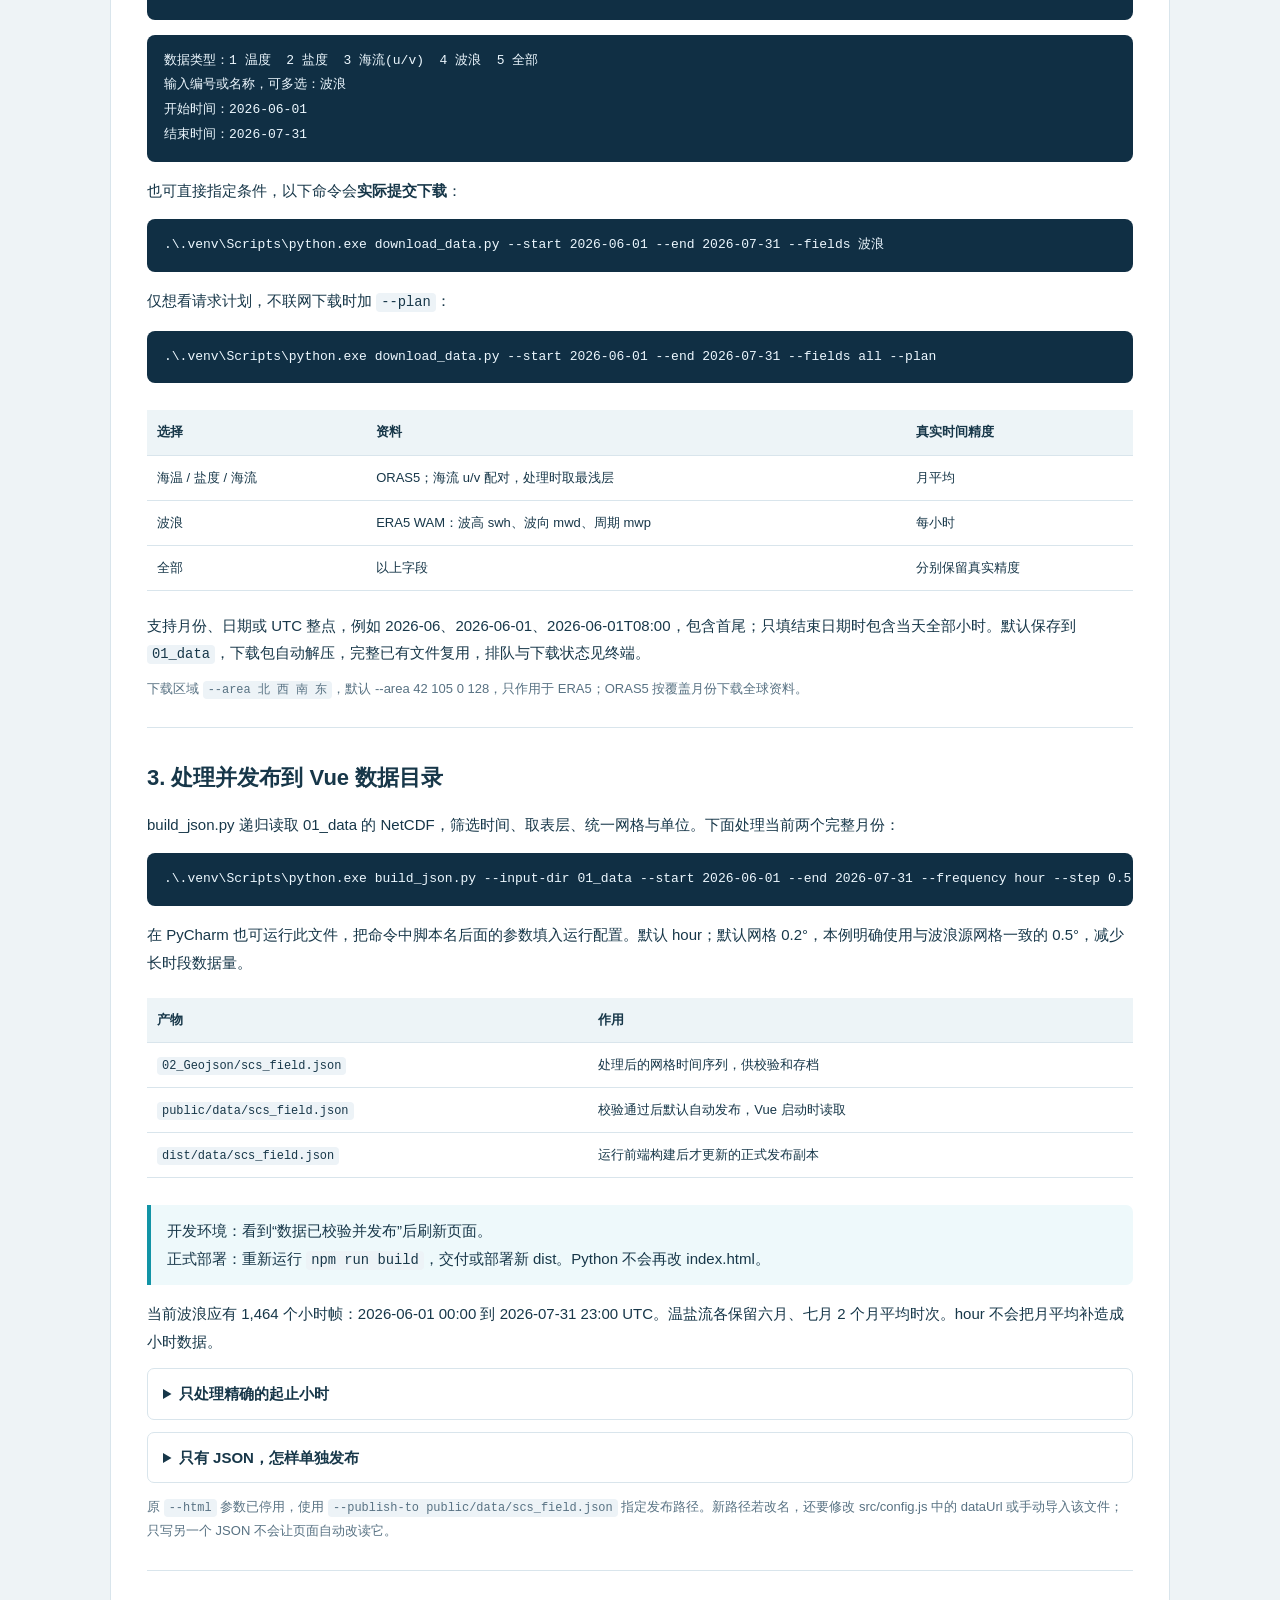
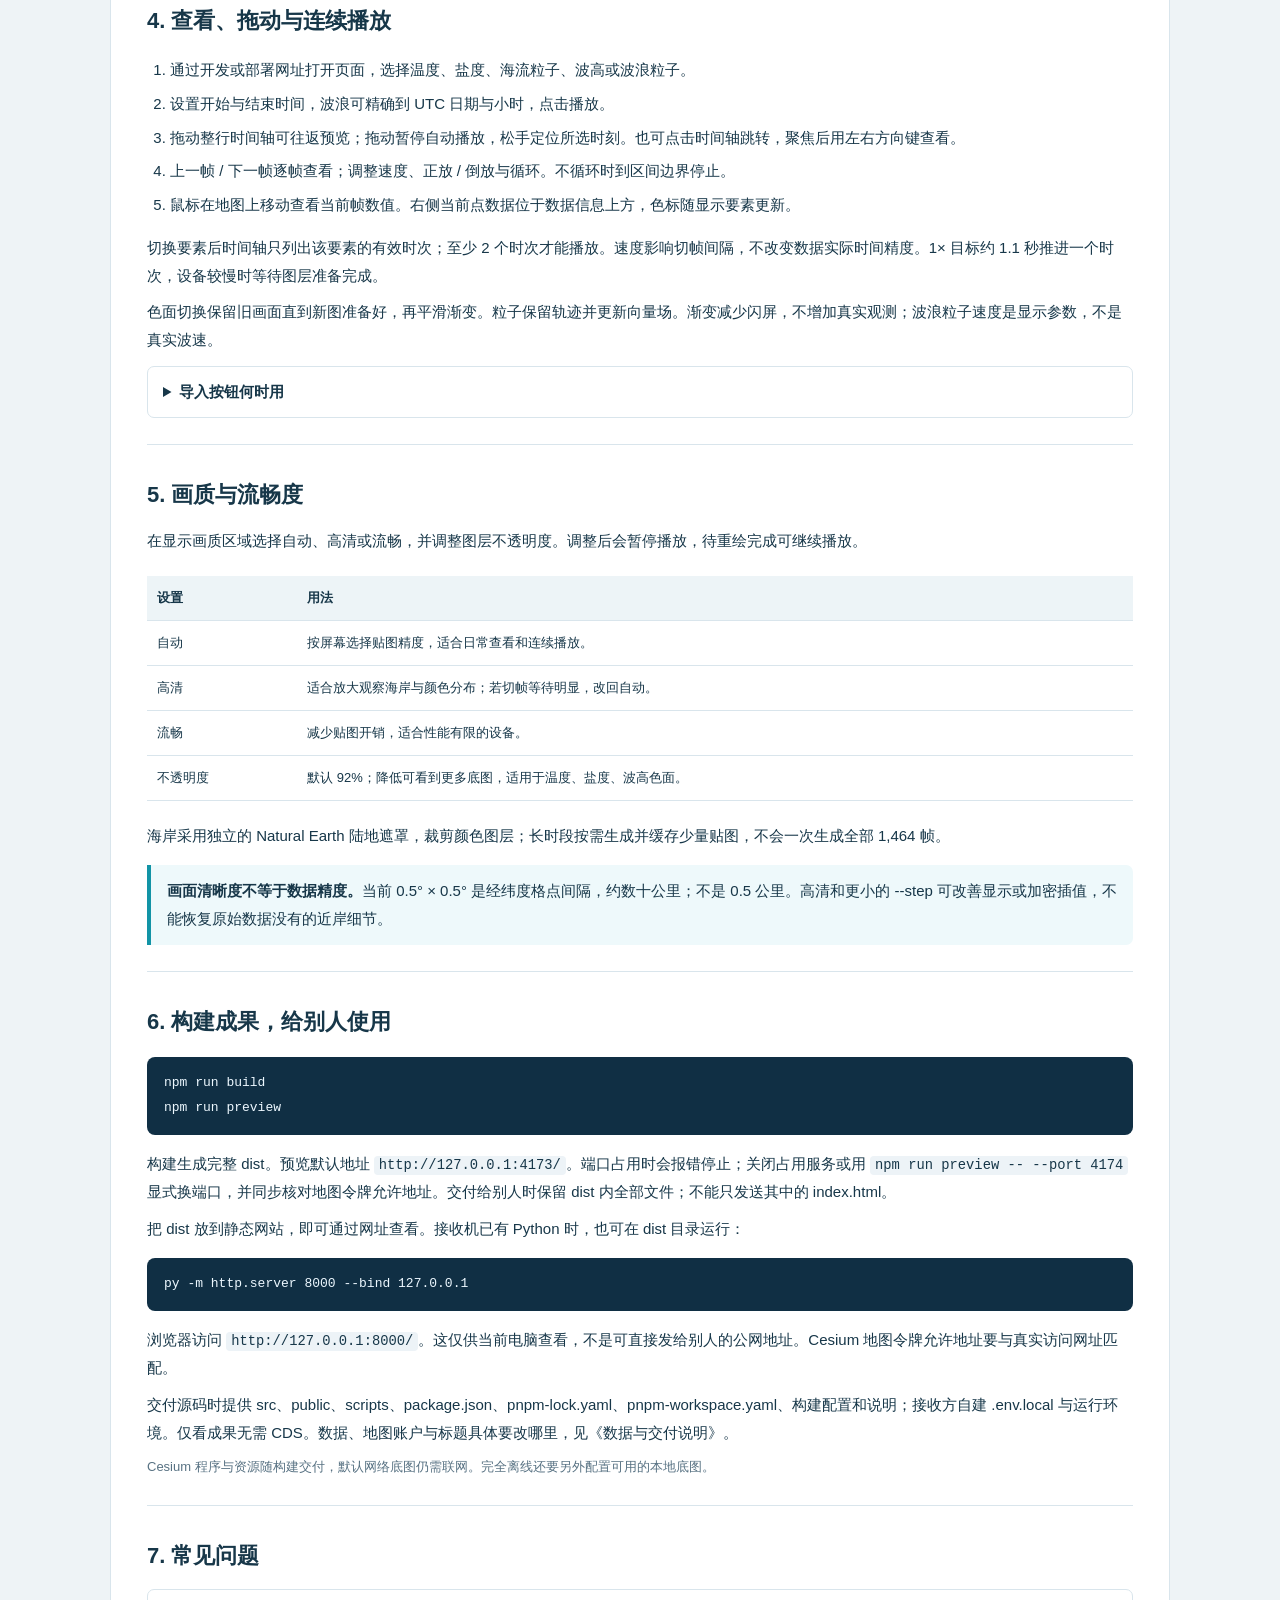
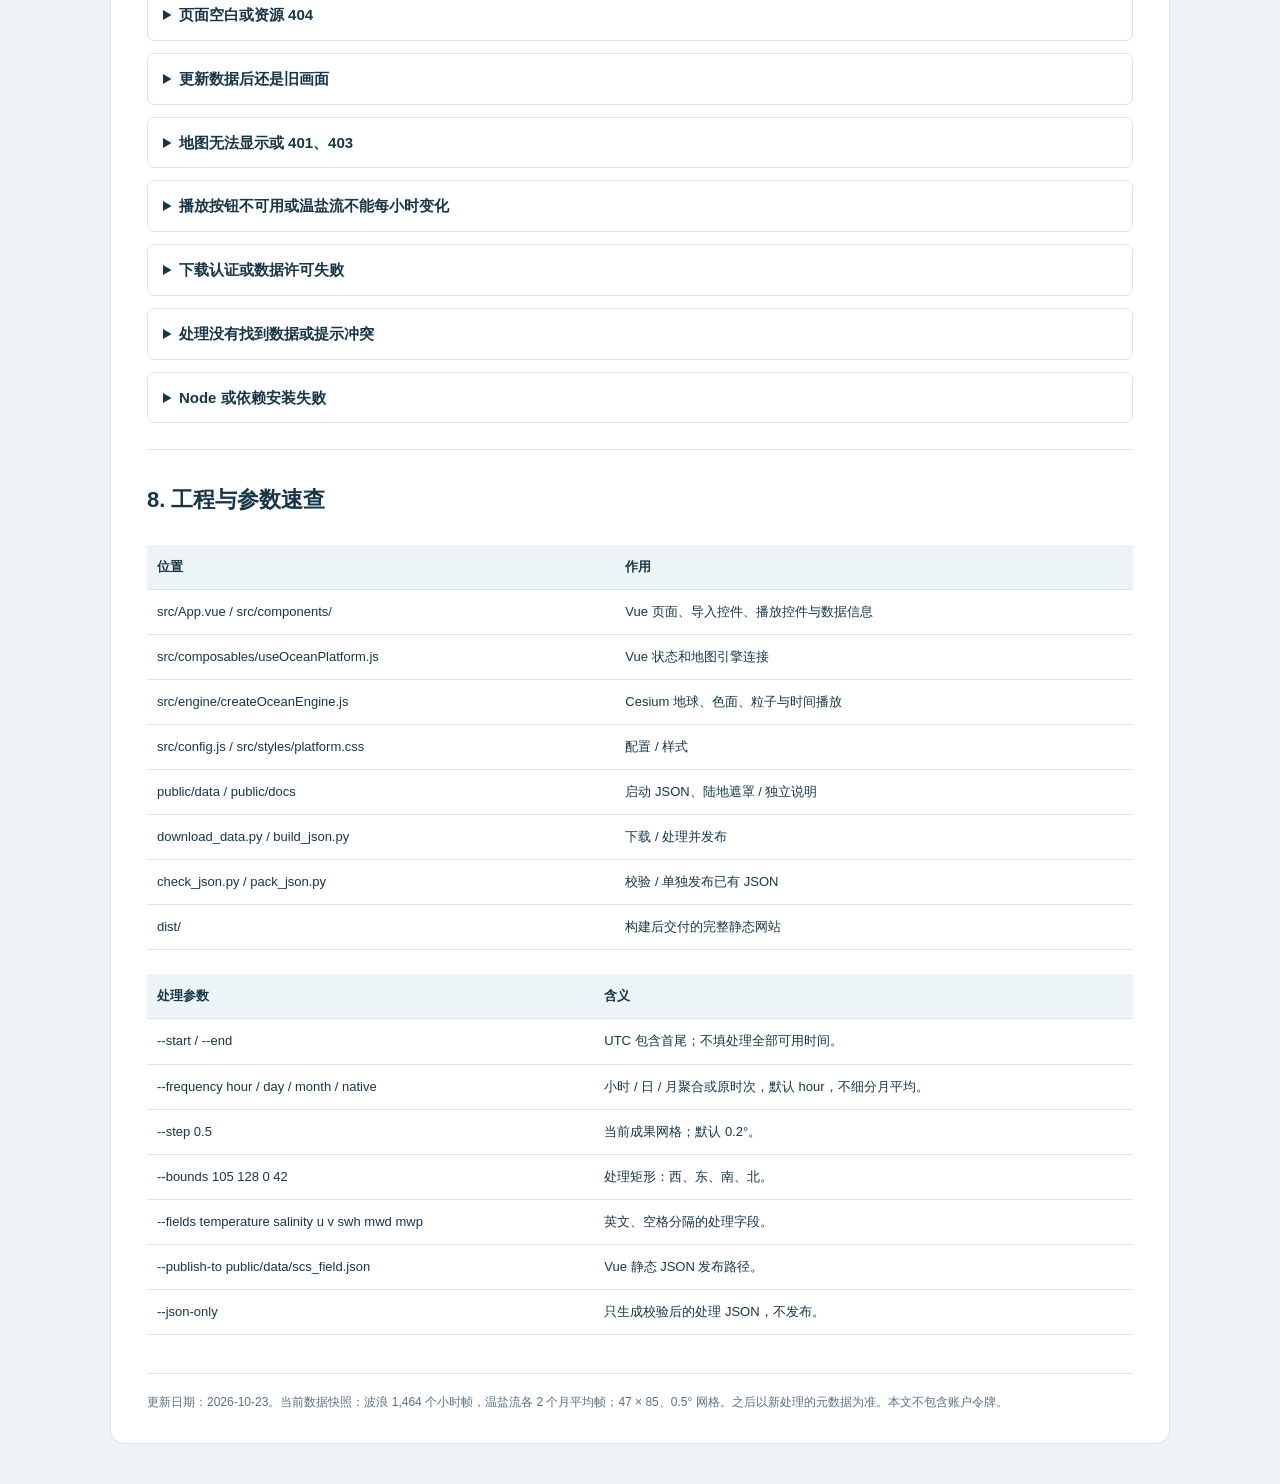
<file: docs/使用说明.html>
<!doctype html>
<html lang="zh-CN">
<head>
<meta charset="utf-8"><meta name="viewport" content="width=device-width,initial-scale=1">
<title>海洋可视化平台 · Vue 工程使用说明</title>
<style>
:root{--ink:#173749;--muted:#587283;--line:#d9e5ec;--accent:#087f92;--soft:#eef7fa;color-scheme:light}*{box-sizing:border-box}html{scroll-behavior:smooth;scroll-padding-top:20px}body{margin:0;background:#eef3f6;font:15px/1.85 "Microsoft YaHei","PingFang SC",sans-serif;color:var(--ink)}main{max-width:1060px;margin:26px auto 48px;background:white;border:1px solid var(--line);border-radius:14px;overflow:hidden}header{padding:30px 36px;background:linear-gradient(120deg,#102f44,#145e70);color:white}header p{color:#def0f5;margin:7px 0}h1{font-size:28px;line-height:1.4;margin:8px 0 13px}.eyebrow{font-size:12px;letter-spacing:2px;color:#b9dfe8}.body{padding:0 36px 30px}nav{display:flex;gap:8px;flex-wrap:wrap;padding:20px 0;border-bottom:1px solid var(--line)}a{color:var(--accent);text-underline-offset:3px}nav a{font-size:13px;text-decoration:none;background:var(--soft);border-radius:5px;padding:4px 11px}h2{font-size:22px;margin:29px 0 12px}h3{font-size:17px;margin:20px 0 9px}p{margin:9px 0}section+section{border-top:1px solid var(--line);margin-top:26px;padding-top:1px}.callout{padding:12px 16px;border-left:4px solid #1294a6;background:#eef9fb;border-radius:0 7px 7px 0;margin:15px 0}.note{font-size:13px;color:var(--muted)}ol,ul{padding-left:23px}li{margin:6px 0}.table-wrap{overflow:auto}table{border-collapse:collapse;width:100%;font-size:13px;margin:12px 0}th,td{padding:10px;border-bottom:1px solid var(--line);text-align:left;vertical-align:top}th{background:#edf4f7}code,pre{font-family:Consolas,"Microsoft YaHei",monospace}code{font-size:.92em;background:#edf3f7;padding:2px 5px;border-radius:4px;overflow-wrap:anywhere}pre{background:#102f44;color:#edf8ff;padding:14px 17px;border-radius:8px;overflow:auto;line-height:1.65}pre code{background:none;padding:0;white-space:pre;overflow-wrap:normal;font-size:13px}details{border:1px solid var(--line);border-radius:7px;padding:0 15px;margin:12px 0}summary{padding:11px 0;cursor:pointer;font-weight:600}.toolbar{display:flex;gap:14px;align-items:center;flex-wrap:wrap;margin-top:16px}.toolbar button{border:0;background:white;color:#125066;border-radius:5px;padding:7px 12px;font:inherit;font-size:13px;cursor:pointer}.toolbar a{color:#dbf3fa}footer{font-size:12px;color:var(--muted);border-top:1px solid var(--line);padding-top:17px;margin-top:26px}:focus-visible{outline:3px solid #37b4c7;outline-offset:3px}@media(max-width:700px){main{margin:0;border:0;border-radius:0}header{padding:24px 20px}.body{padding:0 20px 24px}h1{font-size:24px}body{font-size:14px}}@media print{body{background:white;font-size:11pt}main{margin:0;border:0;max-width:none}header{background:white;color:#102f44;padding:10px 0}header p,.eyebrow{color:#203e50}.body{padding:0}nav,.toolbar{display:none}h2,h3{break-after:avoid}tr,.callout{break-inside:avoid}pre{background:#edf3f7;color:#102f44;white-space:pre-wrap}pre code{white-space:pre-wrap;overflow-wrap:anywhere}}
</style></head>
<body><main>
<header><div class="eyebrow">OCEAN PLATFORM · VUE 工程版操作指南</div><h1>海洋可视化平台使用说明</h1>
<p>先启动 Vue 页面，再下载或处理需要的数据，最后按已下载时次播放。</p>
<p>前端：Vue 3 + Vite + Cesium；数据处理：Python。只看成果时使用完整 dist 构建目录。</p>
<div class="toolbar"><button type="button" onclick="window.print()">打印 / 保存为 PDF</button><a href="数据与交付说明.html">数据与交付说明</a></div></header>
<div class="body"><div class="note"><strong>新增完整版：</strong>接收者需在自己电脑下载、导入处理并可视化时，使用 Windows 完整运行包 OceanPlatform.exe，见 <a href="完整版平台使用说明.html">完整版平台使用说明</a>。下文关于 dist、start_platform.py 的静态交付属于仅查看模式；开发入口 platform_server.py 提供本机完整服务。</div>
<nav aria-label="说明目录"><a href="#quick-start">启动页面</a><a href="#download">下载数据</a><a href="#process">处理发布</a><a href="#playback">播放操作</a><a href="#quality">画质设置</a><a href="#build">构建交付</a><a href="#troubleshooting">常见问题</a><a href="#reference">工程文件</a></nav>
<section id="quick-start"><h2>1. 启动页面</h2>
<div class="callout"><strong>根目录 index.html 是 Vue 开发入口。</strong>不能直接双击运行，也不能单独复制给别人。开发时通过 Vite 打开，交付时使用完整 dist 文件夹。</div>
<h3>在这台电脑直接查看已有成果</h3><p>项目已附构建好的 <code>dist</code>。在 PyCharm 运行根目录 <code>start_platform.py</code>，会启动本机服务并打开 <code>http://127.0.0.1:8000/</code>；保留运行窗口，停止即关闭服务。这种查看方式无需 Node。源码或数据更新后，先按第 6 节重新构建，再刷新。</p>
<h3>第一次运行工程</h3><ol><li>安装 package.json 所要求的 Node.js，当前范围为 <code>^20.19.0 || &gt;=22.12.0</code>。推荐 Node 22.12 或更新的兼容 LTS；pnpm 11 要求 Node 22 或以上，Node 20.19 系列请选 npm。</li><li>在工程根目录参考 .env.example 建立 <code>.env.local</code>，填写该部署使用的 <code>VITE_CESIUM_ION_TOKEN</code> 和可选的 <code>VITE_APP_TITLE</code>。这是地图客户端配置，不能填 CDS 下载令牌。</li><li>在工程根目录终端安装依赖并启动。</li></ol>
<pre><code>npm install
npm run dev</code></pre>
<p>若使用 pnpm 并有对应版本，推荐按工程锁文件安装：</p>
<pre><code>pnpm install --frozen-lockfile
pnpm run dev</code></pre>
<p>二选一即可。pnpm-lock.yaml 与 pnpm-workspace.yaml 应配套保留：后者包括旧版 Cesium 所需的 zip.js 2.7.34 兼容锁定及 protobufjs:false 构建策略。package.json 也配置了 npm overrides；npm install 不会读取 pnpm 锁。浏览器默认打开 <code>http://127.0.0.1:5173/</code>，启用固定端口检查，端口被占用时会报错停止；关闭占用服务，或显式传入 --port 改端口，并让 Cesium 令牌允许新地址。保留终端运行，日后通常只需 npm run dev。</p>
<p>页面启动后自动读取 <code>public/data/scs_field.json</code>，无需重复手动导入。Cesium 程序资源在本地工程中配套提供，默认底图仍需网络。</p>
<p class="note">如仅收到 dist，无需安装前端开发依赖，按第 6 节通过静态服务打开完整文件夹。账户、环境与给别人使用的详细修改清单见《数据与交付说明》。</p></section>
<section id="download"><h2>2. 下载：输入时间段与数据类型</h2>
<p>只看现有数据可跳过本节。需要下载时，先按《数据与交付说明》建立 Python .venv，配置<strong>自己的 CDS 账户</strong>，并在相关数据集页面接受其条款。令牌配置只在本机 Python 使用，不进入 Vue。</p>
<pre><code>.\.venv\Scripts\python.exe download_data.py --setup</code></pre>
<p>在 PyCharm 运行 download_data.py，无需参数即可中文交互输入；或在工程根目录终端执行：</p>
<pre><code>.\.venv\Scripts\python.exe download_data.py</code></pre>
<pre><code>数据类型：1 温度  2 盐度  3 海流(u/v)  4 波浪  5 全部
输入编号或名称，可多选：波浪
开始时间：2026-06-01
结束时间：2026-07-31</code></pre>
<p>也可直接指定条件，以下命令会<strong>实际提交下载</strong>：</p>
<pre><code>.\.venv\Scripts\python.exe download_data.py --start 2026-06-01 --end 2026-07-31 --fields 波浪</code></pre>
<p>仅想看请求计划，不联网下载时加 <code>--plan</code>：</p>
<pre><code>.\.venv\Scripts\python.exe download_data.py --start 2026-06-01 --end 2026-07-31 --fields all --plan</code></pre>
<div class="table-wrap"><table><thead><tr><th>选择</th><th>资料</th><th>真实时间精度</th></tr></thead><tbody><tr><td>海温 / 盐度 / 海流</td><td>ORAS5；海流 u/v 配对，处理时取最浅层</td><td>月平均</td></tr><tr><td>波浪</td><td>ERA5 WAM：波高 swh、波向 mwd、周期 mwp</td><td>每小时</td></tr><tr><td>全部</td><td>以上字段</td><td>分别保留真实精度</td></tr></tbody></table></div>
<p>支持月份、日期或 UTC 整点，例如 2026-06、2026-06-01、2026-06-01T08:00，包含首尾；只填结束日期时包含当天全部小时。默认保存到 <code>01_data</code>，下载包自动解压，完整已有文件复用，排队与下载状态见终端。</p>
<p class="note">下载区域 <code>--area 北 西 南 东</code>，默认 --area 42 105 0 128，只作用于 ERA5；ORAS5 按覆盖月份下载全球资料。</p></section>
<section id="process"><h2>3. 处理并发布到 Vue 数据目录</h2>
<p>build_json.py 递归读取 01_data 的 NetCDF，筛选时间、取表层、统一网格与单位。下面处理当前两个完整月份：</p>
<pre><code>.\.venv\Scripts\python.exe build_json.py --input-dir 01_data --start 2026-06-01 --end 2026-07-31 --frequency hour --step 0.5</code></pre>
<p>在 PyCharm 也可运行此文件，把命令中脚本名后面的参数填入运行配置。默认 hour；默认网格 0.2°，本例明确使用与波浪源网格一致的 0.5°，减少长时段数据量。</p>
<div class="table-wrap"><table><thead><tr><th>产物</th><th>作用</th></tr></thead><tbody><tr><td><code>02_Geojson/scs_field.json</code></td><td>处理后的网格时间序列，供校验和存档</td></tr><tr><td><code>public/data/scs_field.json</code></td><td>校验通过后默认自动发布，Vue 启动时读取</td></tr><tr><td><code>dist/data/scs_field.json</code></td><td>运行前端构建后才更新的正式发布副本</td></tr></tbody></table></div>
<div class="callout">开发环境：看到“数据已校验并发布”后刷新页面。<br>正式部署：重新运行 <code>npm run build</code>，交付或部署新 dist。Python 不会再改 index.html。</div>
<p>当前波浪应有 1,464 个小时帧：2026-06-01 00:00 到 2026-07-31 23:00 UTC。温盐流各保留六月、七月 2 个月平均时次。hour 不会把月平均补造成小时数据。</p>
<details><summary>只处理精确的起止小时</summary><pre><code>.\.venv\Scripts\python.exe build_json.py --start 2026-06-01T08:00 --end 2026-06-02T08:00 --frequency hour --step 0.5</code></pre><p>包含首尾，共 25 个小时；前提是输入资料包含这些小时。北京时间是 UTC 加 8 小时。</p></details>
<details><summary>只有 JSON，怎样单独发布</summary><pre><code>.\.venv\Scripts\python.exe check_json.py 02_Geojson/scs_field.json
.\.venv\Scripts\python.exe pack_json.py --data 02_Geojson/scs_field.json</code></pre><p>默认发布到 public/data/scs_field.json。build_json.py --json-only 仅生成处理结果，跳过发布；之后需单独运行 pack_json.py 才改变启动数据。</p></details>
<p class="note">原 <code>--html</code> 参数已停用，使用 <code>--publish-to public/data/scs_field.json</code> 指定发布路径。新路径若改名，还要修改 src/config.js 中的 dataUrl 或手动导入该文件；只写另一个 JSON 不会让页面自动改读它。</p></section>
<section id="playback"><h2>4. 查看、拖动与连续播放</h2><ol>
<li>通过开发或部署网址打开页面，选择温度、盐度、海流粒子、波高或波浪粒子。</li><li>设置开始与结束时间，波浪可精确到 UTC 日期与小时，点击播放。</li><li>拖动整行时间轴可往返预览；拖动暂停自动播放，松手定位所选时刻。也可点击时间轴跳转，聚焦后用左右方向键查看。</li><li>上一帧 / 下一帧逐帧查看；调整速度、正放 / 倒放与循环。不循环时到区间边界停止。</li><li>鼠标在地图上移动查看当前帧数值。右侧当前点数据位于数据信息上方，色标随显示要素更新。</li></ol>
<p>切换要素后时间轴只列出该要素的有效时次；至少 2 个时次才能播放。速度影响切帧间隔，不改变数据实际时间精度。1× 目标约 1.1 秒推进一个时次，设备较慢时等待图层准备完成。</p>
<p>色面切换保留旧画面直到新图准备好，再平滑渐变。粒子保留轨迹并更新向量场。渐变减少闪屏，不增加真实观测；波浪粒子速度是显示参数，不是真实波速。</p>
<details><summary>导入按钮何时用</summary><p>已有其他处理好的 JSON 时可手动导入。“多合一”替换当前数据集；分类导入按时次合并，要求网格和范围一致。海流 u/v 配对，波浪粒子需波高与波向。手动导入只影响当前浏览器，不会自动写回工程或已部署数据。</p></details></section>
<section id="quality"><h2>5. 画质与流畅度</h2>
<p>在显示画质区域选择自动、高清或流畅，并调整图层不透明度。调整后会暂停播放，待重绘完成可继续播放。</p>
<div class="table-wrap"><table><thead><tr><th>设置</th><th>用法</th></tr></thead><tbody><tr><td>自动</td><td>按屏幕选择贴图精度，适合日常查看和连续播放。</td></tr><tr><td>高清</td><td>适合放大观察海岸与颜色分布；若切帧等待明显，改回自动。</td></tr><tr><td>流畅</td><td>减少贴图开销，适合性能有限的设备。</td></tr><tr><td>不透明度</td><td>默认 92%；降低可看到更多底图，适用于温度、盐度、波高色面。</td></tr></tbody></table></div>
<p>海岸采用独立的 Natural Earth 陆地遮罩，裁剪颜色图层；长时段按需生成并缓存少量贴图，不会一次生成全部 1,464 帧。</p>
<div class="callout"><strong>画面清晰度不等于数据精度。</strong>当前 0.5° × 0.5° 是经纬度格点间隔，约数十公里；不是 0.5 公里。高清和更小的 --step 可改善显示或加密插值，不能恢复原始数据没有的近岸细节。</div></section>
<section id="build"><h2>6. 构建成果，给别人使用</h2>
<pre><code>npm run build
npm run preview</code></pre>
<p>构建生成完整 dist。预览默认地址 <code>http://127.0.0.1:4173/</code>。端口占用时会报错停止；关闭占用服务或用 <code>npm run preview -- --port 4174</code> 显式换端口，并同步核对地图令牌允许地址。交付给别人时保留 dist 内全部文件；不能只发送其中的 index.html。</p>
<p>把 dist 放到静态网站，即可通过网址查看。接收机已有 Python 时，也可在 dist 目录运行：</p>
<pre><code>py -m http.server 8000 --bind 127.0.0.1</code></pre>
<p>浏览器访问 <code>http://127.0.0.1:8000/</code>。这仅供当前电脑查看，不是可直接发给别人的公网地址。Cesium 地图令牌允许地址要与真实访问网址匹配。</p>
<p>交付源码时提供 src、public、scripts、package.json、pnpm-lock.yaml、pnpm-workspace.yaml、构建配置和说明；接收方自建 .env.local 与运行环境。仅看成果无需 CDS。数据、地图账户与标题具体要改哪里，见《数据与交付说明》。</p>
<p class="note">Cesium 程序与资源随构建交付，默认网络底图仍需联网。完全离线还要另外配置可用的本地底图。</p></section>
<section id="troubleshooting"><h2>7. 常见问题</h2>
<details><summary>页面空白或资源 404</summary><p>不要双击开发入口；开发用 npm run dev。构建成果交付完整 dist 并用 HTTP 服务打开，检查 data、assets 和 Cesium 资源目录没有遗漏。</p></details>
<details><summary>更新数据后还是旧画面</summary><p>检查 build_json 是否发布到 public/data/scs_field.json，是否误加 --json-only。开发环境刷新浏览器；生产环境重新构建并部署整个 dist，再刷新缓存。</p></details>
<details><summary>地图无法显示或 401、403</summary><p>检查 .env.local 中 VITE_CESIUM_ION_TOKEN、地图所需权限、Allowed URLs 和网络。修改环境变量后重启 dev；生产版重新构建。不要把 CDS 令牌填入这里。</p></details>
<details><summary>播放按钮不可用或温盐流不能每小时变化</summary><p>先选择要素并确保区间至少 2 帧。现有温盐流是月平均，只能按真实月份播放。波浪若被处理成日 / 月平均，改用 --frequency hour 从原始资料重处理。</p></details>
<details><summary>下载认证或数据许可失败</summary><p>使用本人的 CDS 配置，检查 CDSAPI_RC、CDSAPI_URL、CDSAPI_KEY 是否指向旧账户；数据集条款需在官方页面接受。--setup 验证认证，不代替接受条款。</p></details>
<details><summary>处理没有找到数据或提示冲突</summary><p>确认 NetCDF 已解包、时间范围正确，--input-dir 指向实际目录。冲突版本要移出整个输入目录；移入子目录仍会被扫描。</p></details>
<details><summary>Node 或依赖安装失败</summary><p>在工程根目录操作，Node 满足 package.json 的 engines；pnpm 使用匹配的版本和锁文件。npm 用户用 npm install，不要把 pnpm-lock.yaml 当 npm 锁。</p></details></section>
<section id="reference"><h2>8. 工程与参数速查</h2>
<div class="table-wrap"><table><thead><tr><th>位置</th><th>作用</th></tr></thead><tbody><tr><td>src/App.vue / src/components/</td><td>Vue 页面、导入控件、播放控件与数据信息</td></tr><tr><td>src/composables/useOceanPlatform.js</td><td>Vue 状态和地图引擎连接</td></tr><tr><td>src/engine/createOceanEngine.js</td><td>Cesium 地球、色面、粒子与时间播放</td></tr><tr><td>src/config.js / src/styles/platform.css</td><td>配置 / 样式</td></tr><tr><td>public/data / public/docs</td><td>启动 JSON、陆地遮罩 / 独立说明</td></tr><tr><td>download_data.py / build_json.py</td><td>下载 / 处理并发布</td></tr><tr><td>check_json.py / pack_json.py</td><td>校验 / 单独发布已有 JSON</td></tr><tr><td>dist/</td><td>构建后交付的完整静态网站</td></tr></tbody></table></div>
<div class="table-wrap"><table><thead><tr><th>处理参数</th><th>含义</th></tr></thead><tbody><tr><td>--start / --end</td><td>UTC 包含首尾；不填处理全部可用时间。</td></tr><tr><td>--frequency hour / day / month / native</td><td>小时 / 日 / 月聚合或原时次，默认 hour，不细分月平均。</td></tr><tr><td>--step 0.5</td><td>当前成果网格；默认 0.2°。</td></tr><tr><td>--bounds 105 128 0 42</td><td>处理矩形：西、东、南、北。</td></tr><tr><td>--fields temperature salinity u v swh mwd mwp</td><td>英文、空格分隔的处理字段。</td></tr><tr><td>--publish-to public/data/scs_field.json</td><td>Vue 静态 JSON 发布路径。</td></tr><tr><td>--json-only</td><td>只生成校验后的处理 JSON，不发布。</td></tr></tbody></table></div>
</section>
<footer>更新日期：2026-10-23。当前数据快照：波浪 1,464 个小时帧，温盐流各 2 个月平均帧；47 × 85、0.5° 网格。之后以新处理的元数据为准。本文不包含账户令牌。</footer>
</div></main></body></html>
</file>
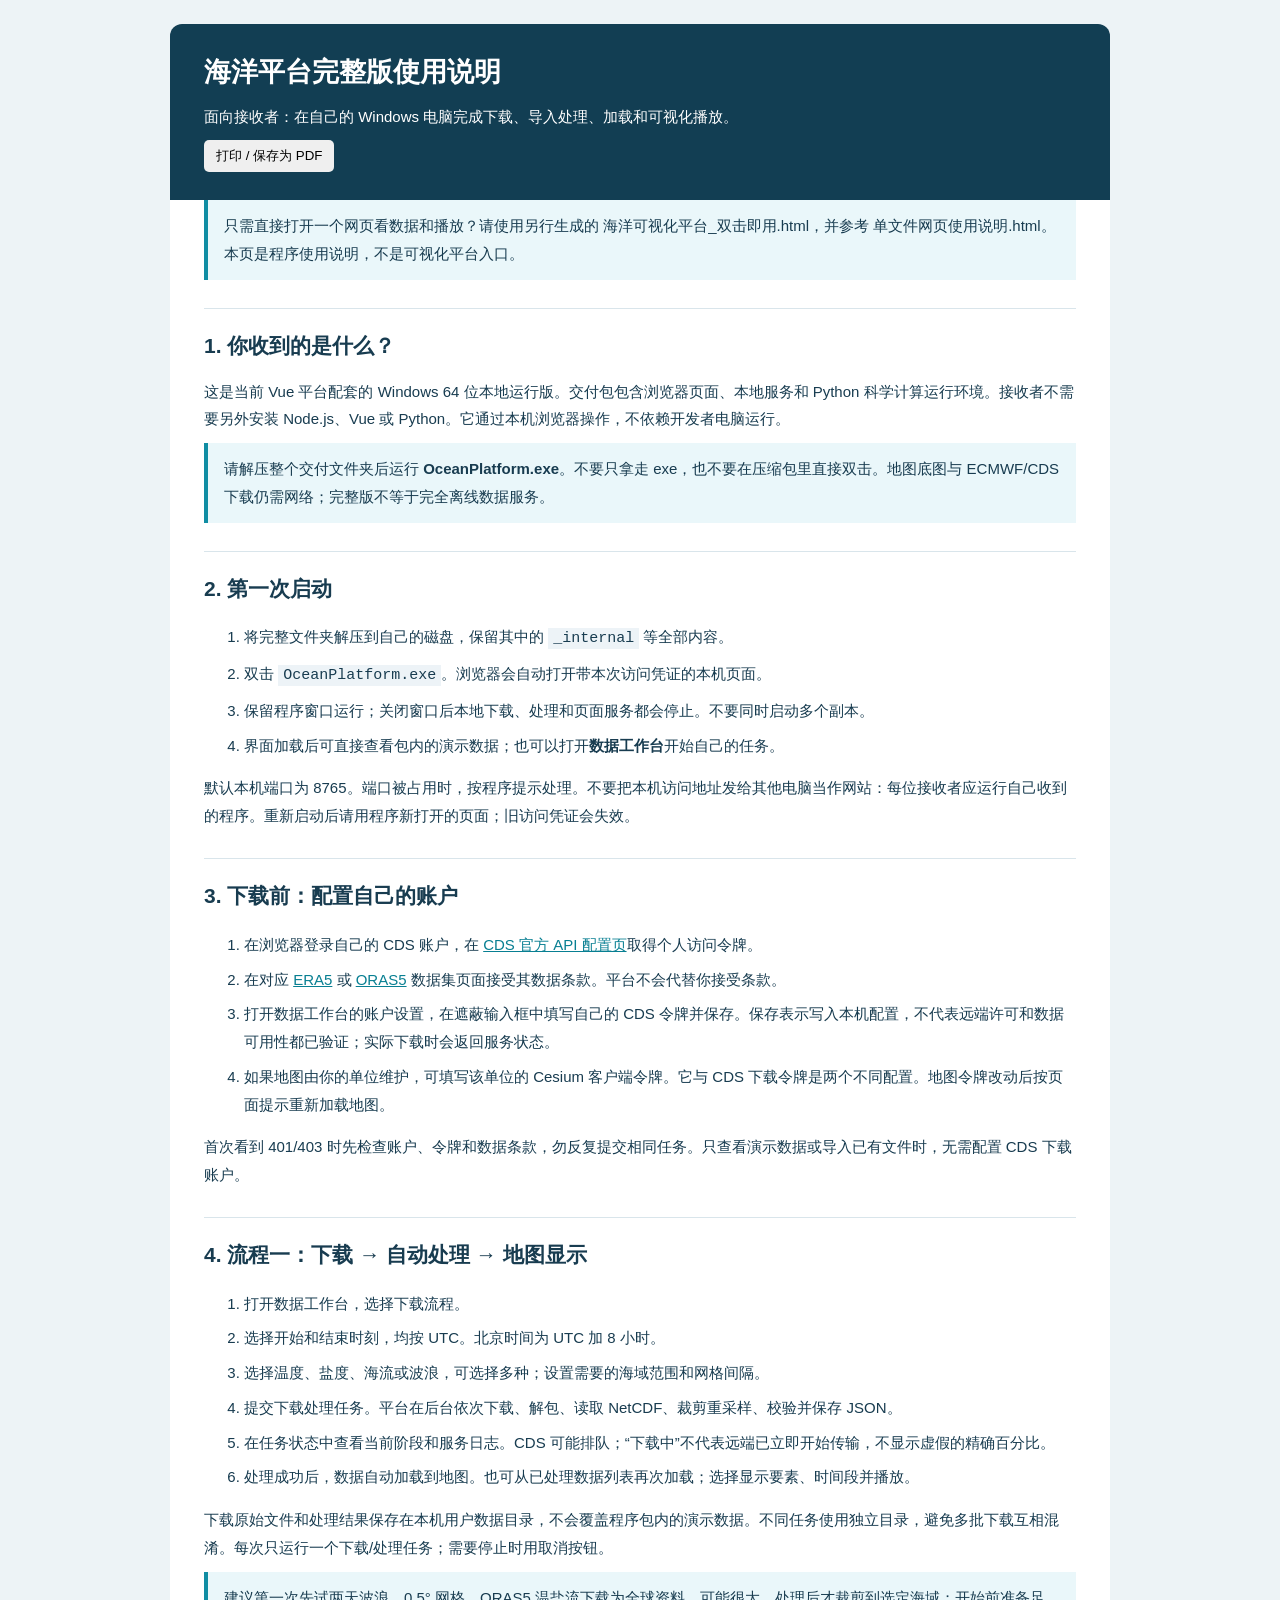
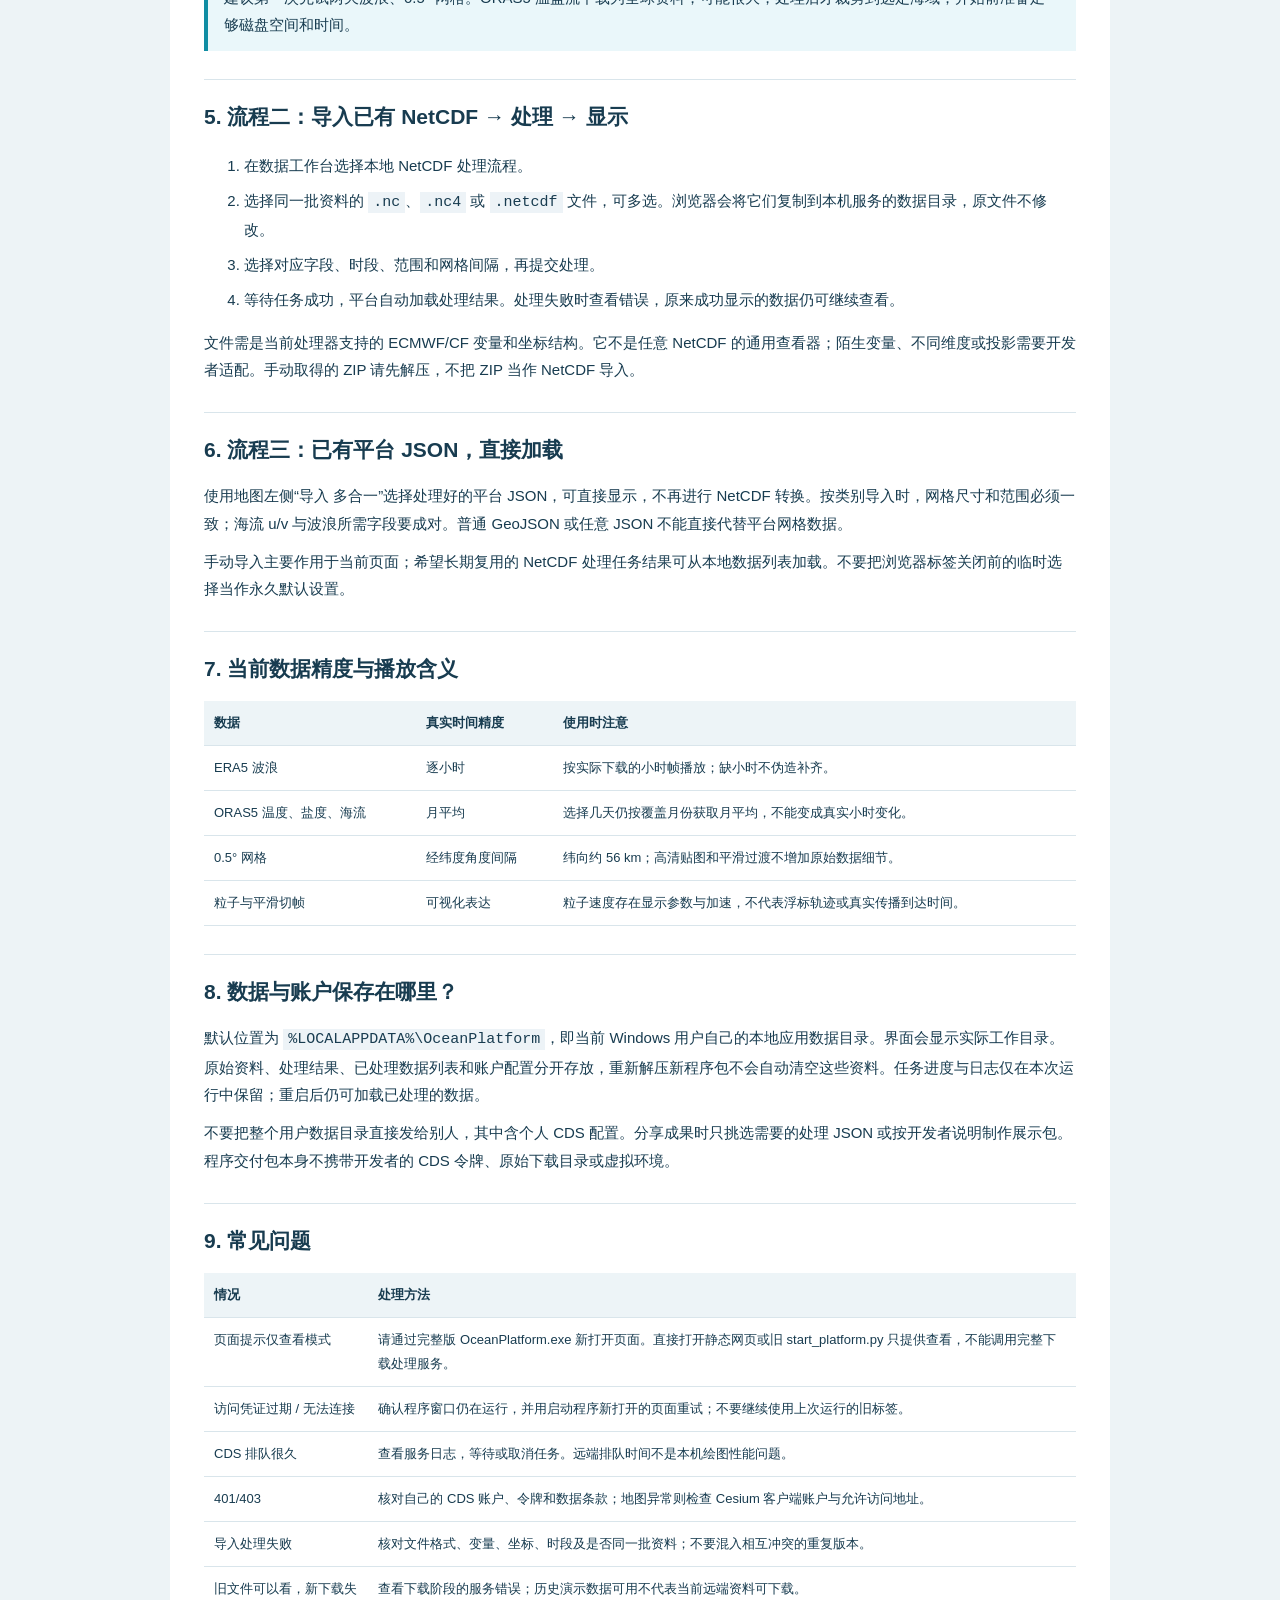
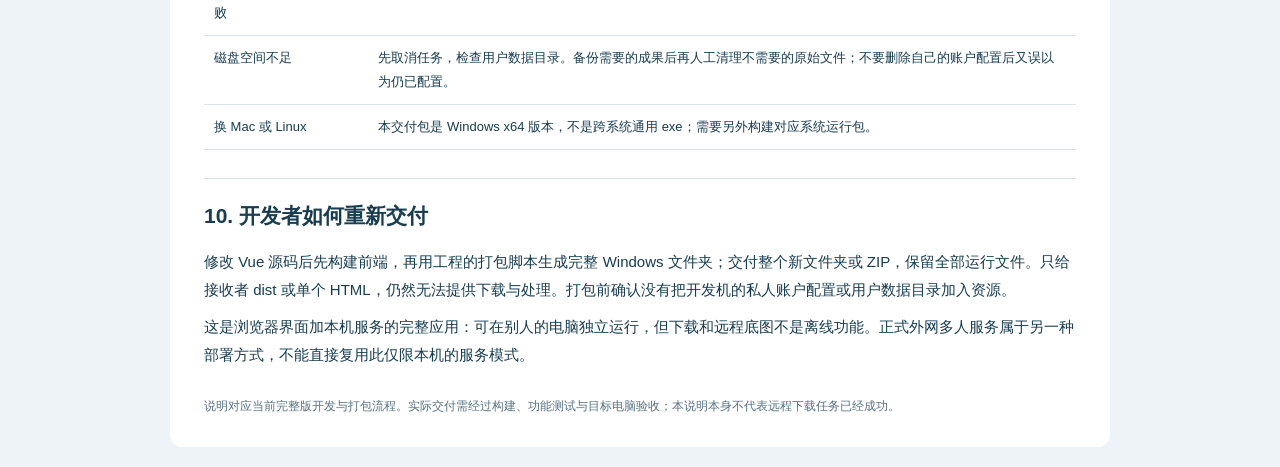
<file: docs/完整版平台使用说明.html>
<!doctype html><html lang="zh-CN"><head><meta charset="utf-8"><meta name="viewport" content="width=device-width,initial-scale=1"><title>海洋平台完整版：接收者使用说明</title><style>
body{margin:0;background:#edf3f6;color:#183c50;font:15px/1.85 "Microsoft YaHei",sans-serif}main{max-width:940px;margin:24px auto;background:white;border-radius:12px;overflow:hidden}header{background:#123e53;color:white;padding:28px 34px}h1{font-size:27px;line-height:1.5;margin:0 0 10px}.body{padding:0 34px 30px}h2{font-size:21px;margin:28px 0 12px;border-top:1px solid #d9e5eb;padding-top:18px}h3{font-size:17px}p{margin:10px 0}li{margin:7px 0}.note{padding:12px 16px;background:#eaf7fa;border-left:4px solid #108da3}code{background:#edf3f7;padding:2px 5px;overflow-wrap:anywhere}table{border-collapse:collapse;width:100%;font-size:13px}th,td{padding:10px;text-align:left;vertical-align:top;border-bottom:1px solid #d9e5eb}th{background:#edf4f7}a{color:#087f92}.small{font-size:12px;color:#587283}button{padding:7px 12px;cursor:pointer;border:0;border-radius:5px}pre{padding:14px;background:#123e53;color:white;border-radius:6px;overflow:auto}pre code{background:none}footer{font-size:12px;margin-top:26px;color:#587283}@media(max-width:650px){main{margin:0;border-radius:0}header{padding:22px 18px}.body{padding:0 18px 24px}h1{font-size:23px}}@media print{main{margin:0;max-width:none}header{background:white;color:#123e53;padding:0}button{display:none}.body{padding:0}h2,h3{break-after:avoid}tr{break-inside:avoid}}
</style></head><body><main><header><h1>海洋平台完整版使用说明</h1><p>面向接收者：在自己的 Windows 电脑完成下载、导入处理、加载和可视化播放。</p><button onclick="window.print()">打印 / 保存为 PDF</button></header><div class="body">
<div class="note">只需直接打开一个网页看数据和播放？请使用另行生成的 海洋可视化平台_双击即用.html，并参考 单文件网页使用说明.html。本页是程序使用说明，不是可视化平台入口。</div><h2>1. 你收到的是什么？</h2><p>这是当前 Vue 平台配套的 Windows 64 位本地运行版。交付包包含浏览器页面、本地服务和 Python 科学计算运行环境。接收者不需要另外安装 Node.js、Vue 或 Python。它通过本机浏览器操作，不依赖开发者电脑运行。</p><div class="note">请解压整个交付文件夹后运行 <strong>OceanPlatform.exe</strong>。不要只拿走 exe，也不要在压缩包里直接双击。地图底图与 ECMWF/CDS 下载仍需网络；完整版不等于完全离线数据服务。</div>
<h2>2. 第一次启动</h2><ol><li>将完整文件夹解压到自己的磁盘，保留其中的 <code>_internal</code> 等全部内容。</li><li>双击 <code>OceanPlatform.exe</code>。浏览器会自动打开带本次访问凭证的本机页面。</li><li>保留程序窗口运行；关闭窗口后本地下载、处理和页面服务都会停止。不要同时启动多个副本。</li><li>界面加载后可直接查看包内的演示数据；也可以打开<strong>数据工作台</strong>开始自己的任务。</li></ol><p>默认本机端口为 8765。端口被占用时，按程序提示处理。不要把本机访问地址发给其他电脑当作网站：每位接收者应运行自己收到的程序。重新启动后请用程序新打开的页面；旧访问凭证会失效。</p>
<h2>3. 下载前：配置自己的账户</h2><ol><li>在浏览器登录自己的 CDS 账户，在 <a href="https://cds.climate.copernicus.eu/how-to-api">CDS 官方 API 配置页</a>取得个人访问令牌。</li><li>在对应 <a href="https://cds.climate.copernicus.eu/datasets/reanalysis-era5-single-levels?tab=download">ERA5</a> 或 <a href="https://cds.climate.copernicus.eu/datasets/reanalysis-oras5?tab=download">ORAS5</a> 数据集页面接受其数据条款。平台不会代替你接受条款。</li><li>打开数据工作台的账户设置，在遮蔽输入框中填写自己的 CDS 令牌并保存。保存表示写入本机配置，不代表远端许可和数据可用性都已验证；实际下载时会返回服务状态。</li><li>如果地图由你的单位维护，可填写该单位的 Cesium 客户端令牌。它与 CDS 下载令牌是两个不同配置。地图令牌改动后按页面提示重新加载地图。</li></ol><p>首次看到 401/403 时先检查账户、令牌和数据条款，勿反复提交相同任务。只查看演示数据或导入已有文件时，无需配置 CDS 下载账户。</p>
<h2>4. 流程一：下载 → 自动处理 → 地图显示</h2><ol><li>打开数据工作台，选择下载流程。</li><li>选择开始和结束时刻，均按 UTC。北京时间为 UTC 加 8 小时。</li><li>选择温度、盐度、海流或波浪，可选择多种；设置需要的海域范围和网格间隔。</li><li>提交下载处理任务。平台在后台依次下载、解包、读取 NetCDF、裁剪重采样、校验并保存 JSON。</li><li>在任务状态中查看当前阶段和服务日志。CDS 可能排队；“下载中”不代表远端已立即开始传输，不显示虚假的精确百分比。</li><li>处理成功后，数据自动加载到地图。也可从已处理数据列表再次加载；选择显示要素、时间段并播放。</li></ol><p>下载原始文件和处理结果保存在本机用户数据目录，不会覆盖程序包内的演示数据。不同任务使用独立目录，避免多批下载互相混淆。每次只运行一个下载/处理任务；需要停止时用取消按钮。</p><div class="note">建议第一次先试两天波浪、0.5° 网格。ORAS5 温盐流下载为全球资料，可能很大，处理后才裁剪到选定海域；开始前准备足够磁盘空间和时间。</div>
<h2>5. 流程二：导入已有 NetCDF → 处理 → 显示</h2><ol><li>在数据工作台选择本地 NetCDF 处理流程。</li><li>选择同一批资料的 <code>.nc</code>、<code>.nc4</code> 或 <code>.netcdf</code> 文件，可多选。浏览器会将它们复制到本机服务的数据目录，原文件不修改。</li><li>选择对应字段、时段、范围和网格间隔，再提交处理。</li><li>等待任务成功，平台自动加载处理结果。处理失败时查看错误，原来成功显示的数据仍可继续查看。</li></ol><p>文件需是当前处理器支持的 ECMWF/CF 变量和坐标结构。它不是任意 NetCDF 的通用查看器；陌生变量、不同维度或投影需要开发者适配。手动取得的 ZIP 请先解压，不把 ZIP 当作 NetCDF 导入。</p>
<h2>6. 流程三：已有平台 JSON，直接加载</h2><p>使用地图左侧“导入 多合一”选择处理好的平台 JSON，可直接显示，不再进行 NetCDF 转换。按类别导入时，网格尺寸和范围必须一致；海流 u/v 与波浪所需字段要成对。普通 GeoJSON 或任意 JSON 不能直接代替平台网格数据。</p><p>手动导入主要作用于当前页面；希望长期复用的 NetCDF 处理任务结果可从本地数据列表加载。不要把浏览器标签关闭前的临时选择当作永久默认设置。</p>
<h2>7. 当前数据精度与播放含义</h2><table><tr><th>数据</th><th>真实时间精度</th><th>使用时注意</th></tr><tr><td>ERA5 波浪</td><td>逐小时</td><td>按实际下载的小时帧播放；缺小时不伪造补齐。</td></tr><tr><td>ORAS5 温度、盐度、海流</td><td>月平均</td><td>选择几天仍按覆盖月份获取月平均，不能变成真实小时变化。</td></tr><tr><td>0.5° 网格</td><td>经纬度角度间隔</td><td>纬向约 56 km；高清贴图和平滑过渡不增加原始数据细节。</td></tr><tr><td>粒子与平滑切帧</td><td>可视化表达</td><td>粒子速度存在显示参数与加速，不代表浮标轨迹或真实传播到达时间。</td></tr></table>
<h2>8. 数据与账户保存在哪里？</h2><p>默认位置为 <code>%LOCALAPPDATA%\OceanPlatform</code>，即当前 Windows 用户自己的本地应用数据目录。界面会显示实际工作目录。原始资料、处理结果、已处理数据列表和账户配置分开存放，重新解压新程序包不会自动清空这些资料。任务进度与日志仅在本次运行中保留；重启后仍可加载已处理的数据。</p><p>不要把整个用户数据目录直接发给别人，其中含个人 CDS 配置。分享成果时只挑选需要的处理 JSON 或按开发者说明制作展示包。程序交付包本身不携带开发者的 CDS 令牌、原始下载目录或虚拟环境。</p>
<h2>9. 常见问题</h2><table><tr><th>情况</th><th>处理方法</th></tr><tr><td>页面提示仅查看模式</td><td>请通过完整版 OceanPlatform.exe 新打开页面。直接打开静态网页或旧 start_platform.py 只提供查看，不能调用完整下载处理服务。</td></tr><tr><td>访问凭证过期 / 无法连接</td><td>确认程序窗口仍在运行，并用启动程序新打开的页面重试；不要继续使用上次运行的旧标签。</td></tr><tr><td>CDS 排队很久</td><td>查看服务日志，等待或取消任务。远端排队时间不是本机绘图性能问题。</td></tr><tr><td>401/403</td><td>核对自己的 CDS 账户、令牌和数据条款；地图异常则检查 Cesium 客户端账户与允许访问地址。</td></tr><tr><td>导入处理失败</td><td>核对文件格式、变量、坐标、时段及是否同一批资料；不要混入相互冲突的重复版本。</td></tr><tr><td>旧文件可以看，新下载失败</td><td>查看下载阶段的服务错误；历史演示数据可用不代表当前远端资料可下载。</td></tr><tr><td>磁盘空间不足</td><td>先取消任务，检查用户数据目录。备份需要的成果后再人工清理不需要的原始文件；不要删除自己的账户配置后又误以为仍已配置。</td></tr><tr><td>换 Mac 或 Linux</td><td>本交付包是 Windows x64 版本，不是跨系统通用 exe；需要另外构建对应系统运行包。</td></tr></table>
<h2>10. 开发者如何重新交付</h2><p>修改 Vue 源码后先构建前端，再用工程的打包脚本生成完整 Windows 文件夹；交付整个新文件夹或 ZIP，保留全部运行文件。只给接收者 dist 或单个 HTML，仍然无法提供下载与处理。打包前确认没有把开发机的私人账户配置或用户数据目录加入资源。</p><p>这是浏览器界面加本机服务的完整应用：可在别人的电脑独立运行，但下载和远程底图不是离线功能。正式外网多人服务属于另一种部署方式，不能直接复用此仅限本机的服务模式。</p>
<footer>说明对应当前完整版开发与打包流程。实际交付需经过构建、功能测试与目标电脑验收；本说明本身不代表远程下载任务已经成功。</footer></div></main></body></html>
</file>
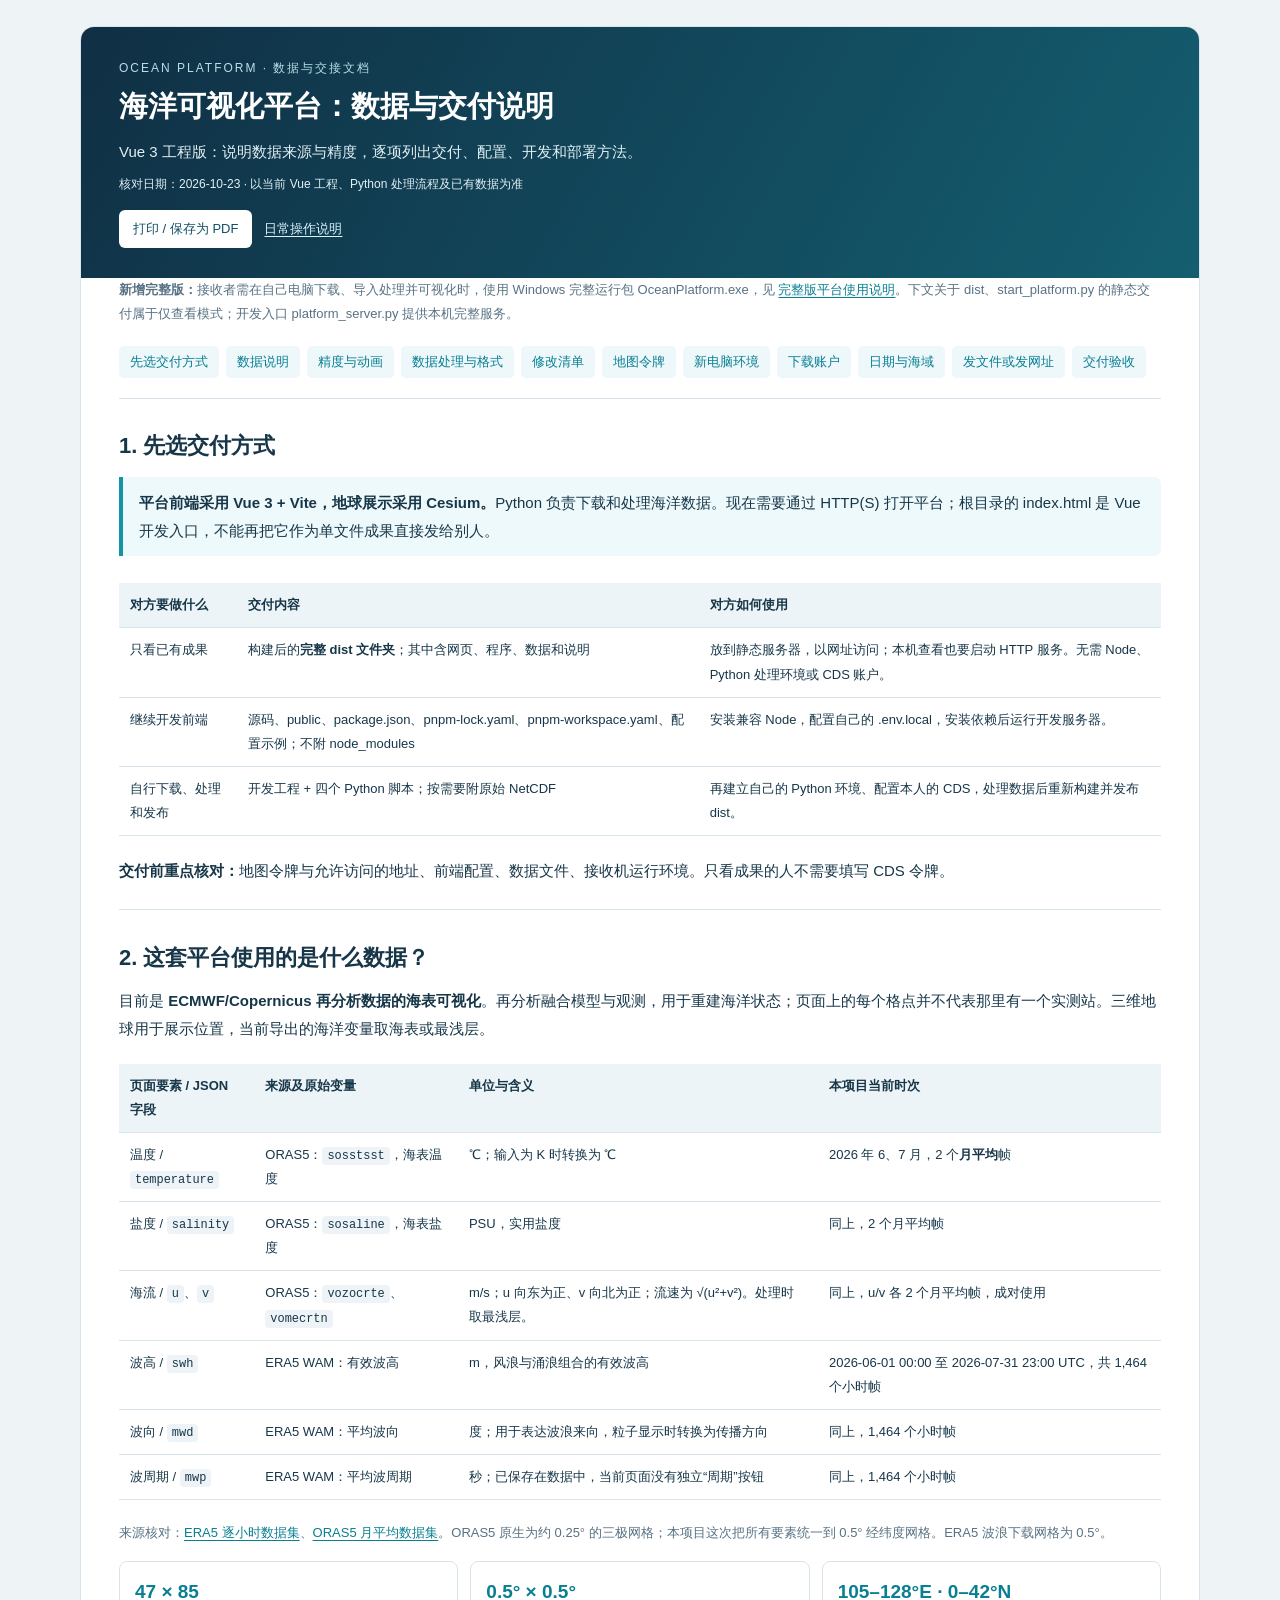
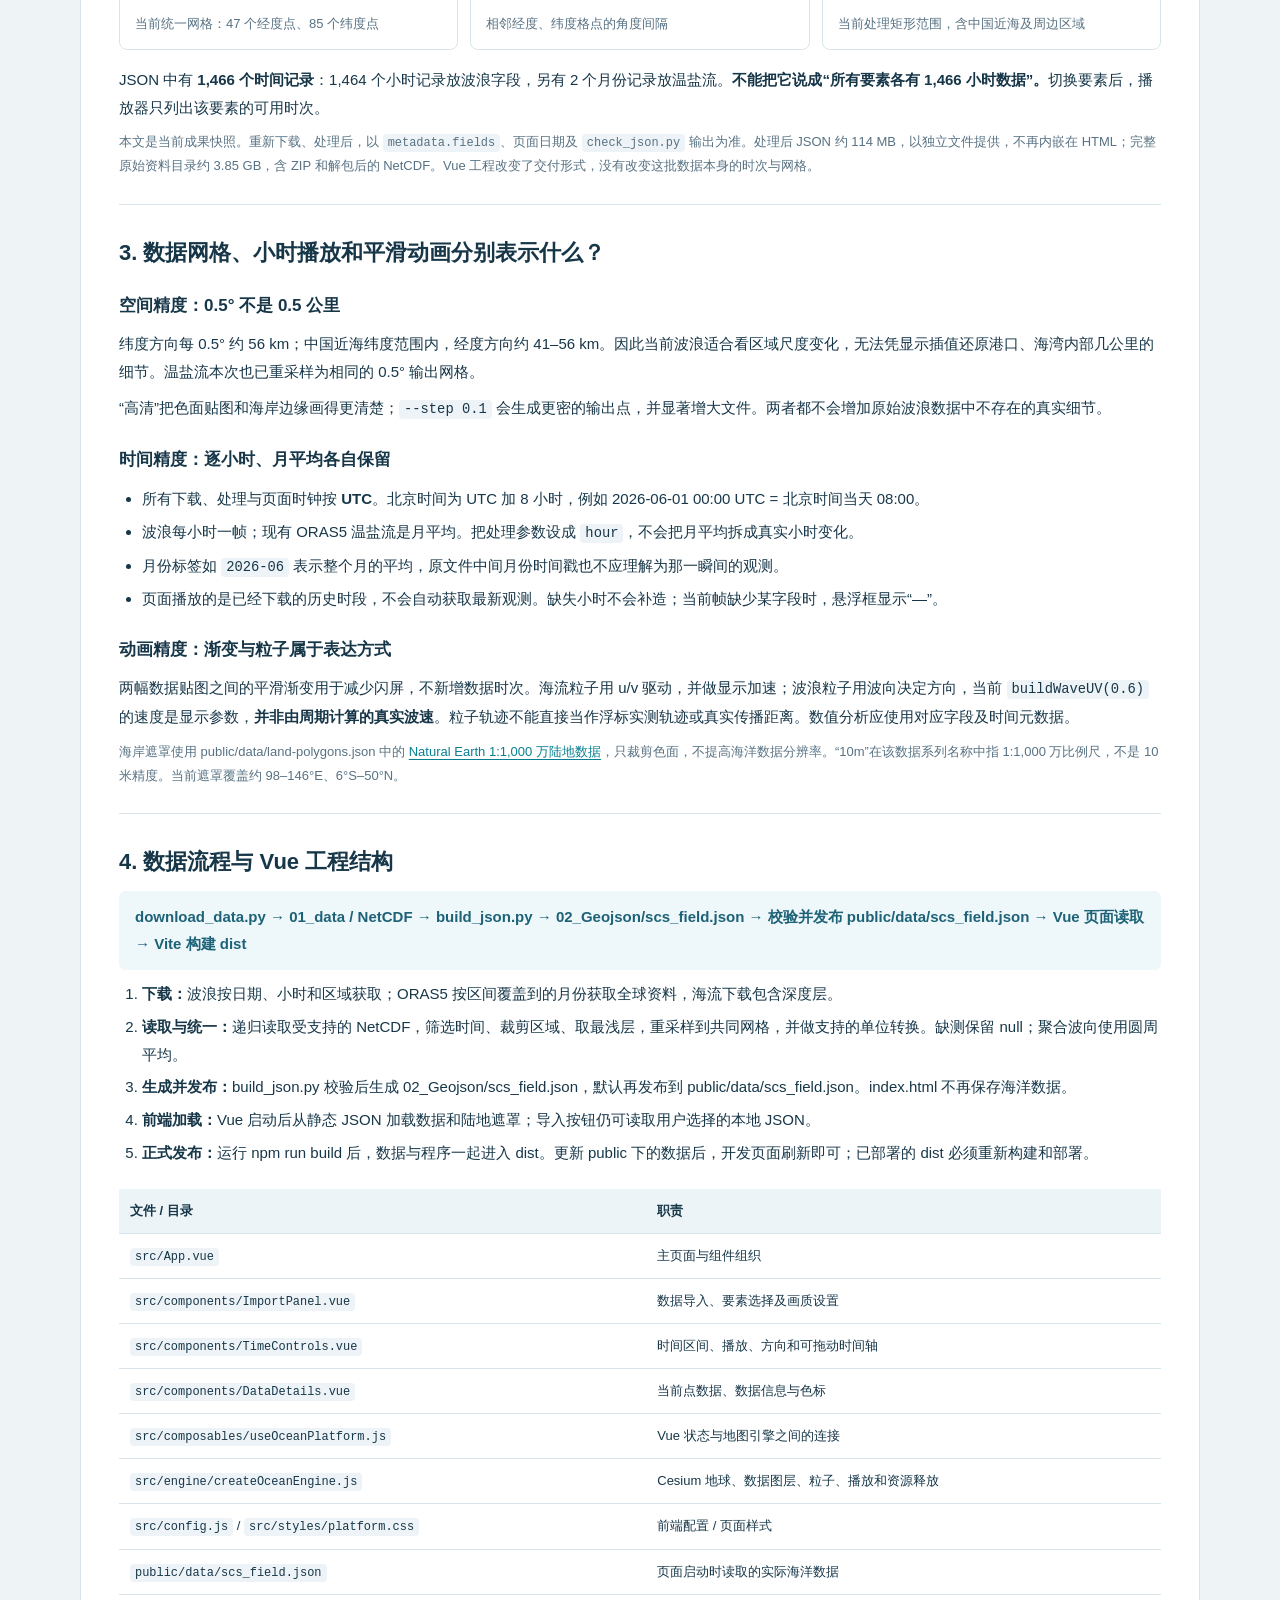
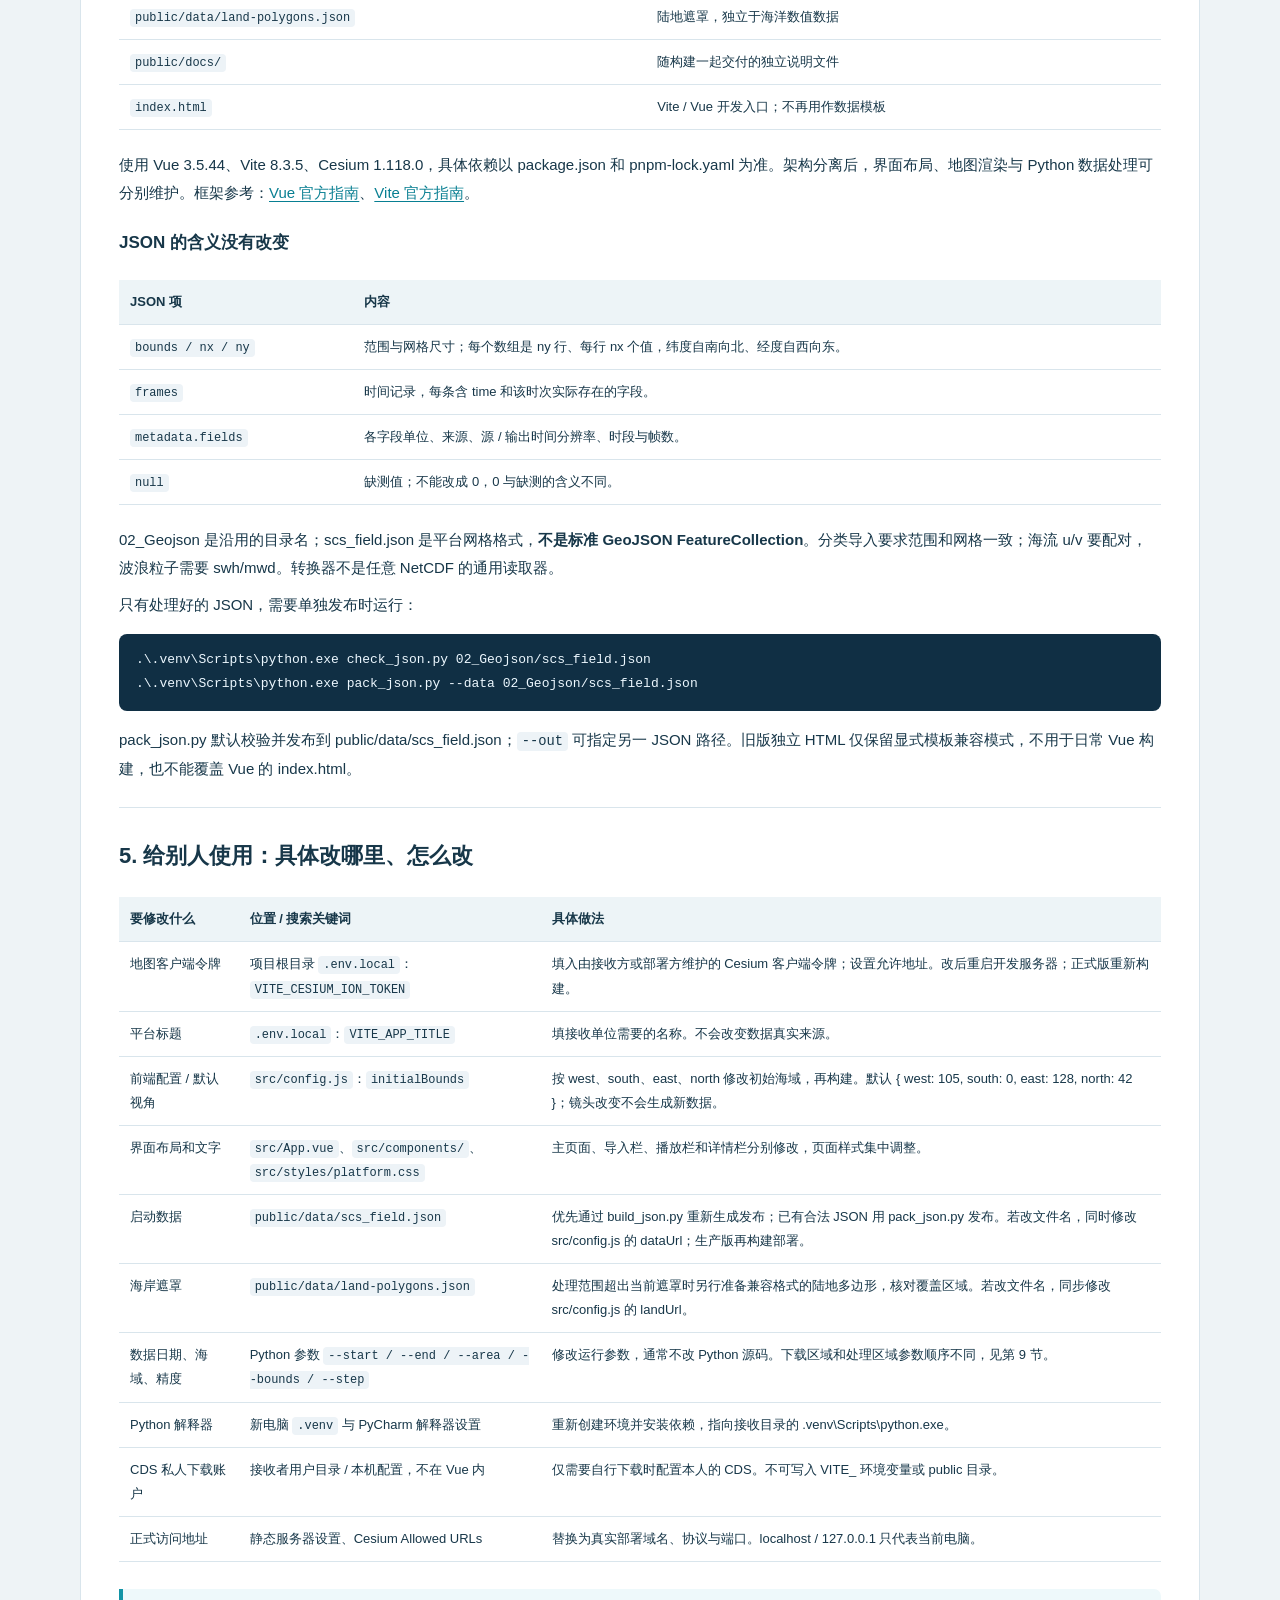
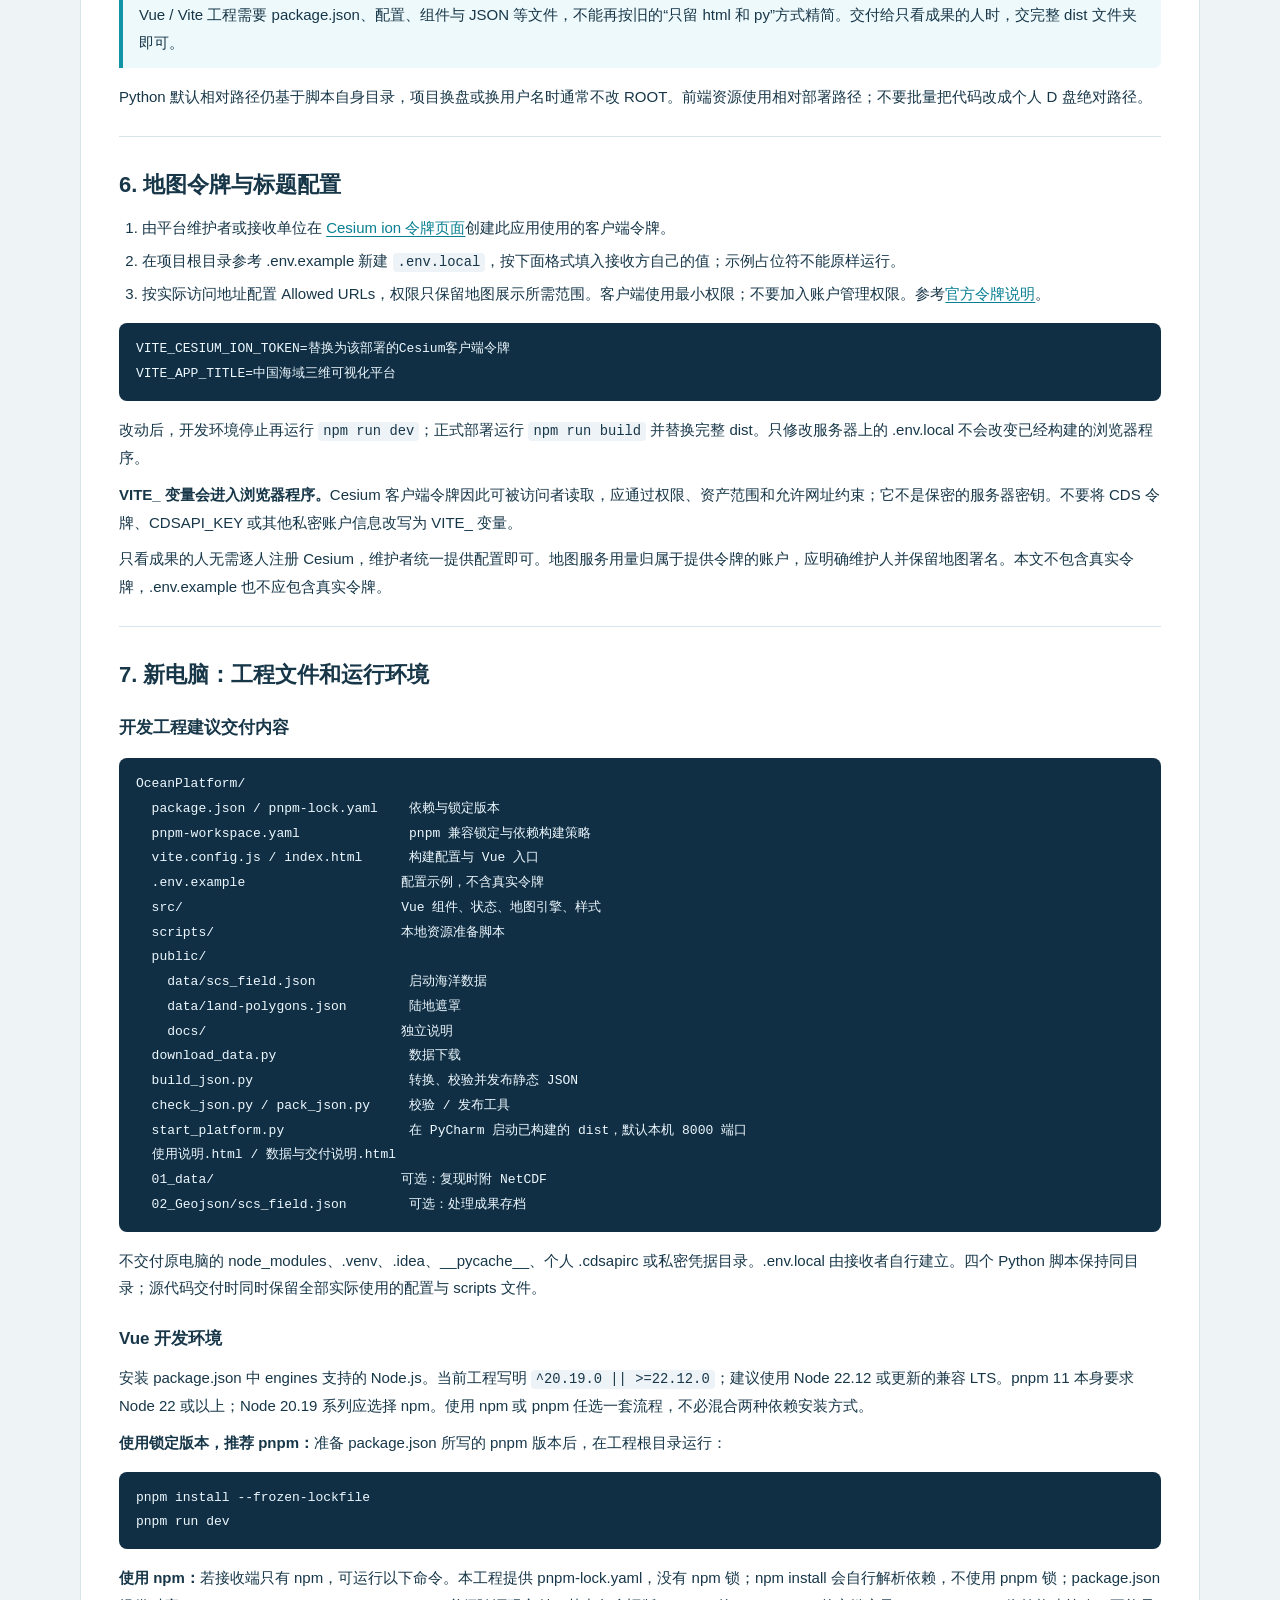
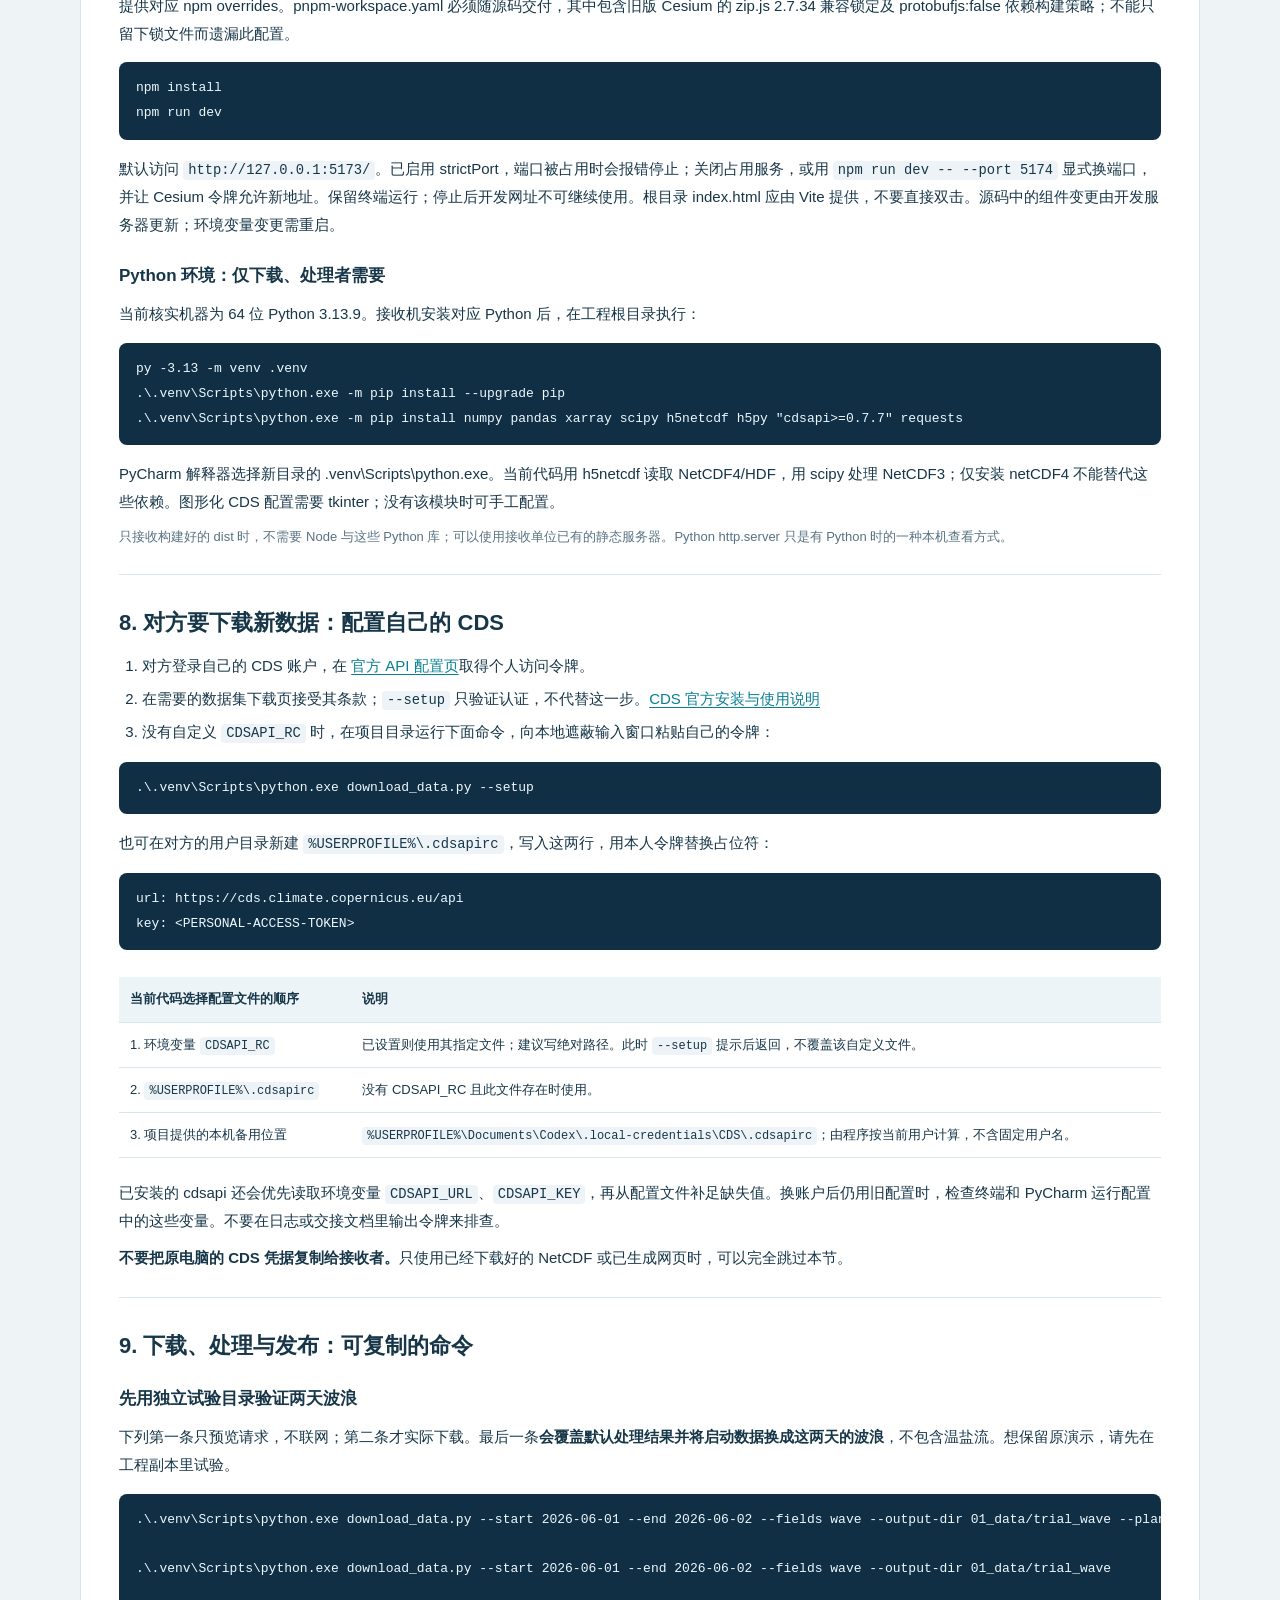
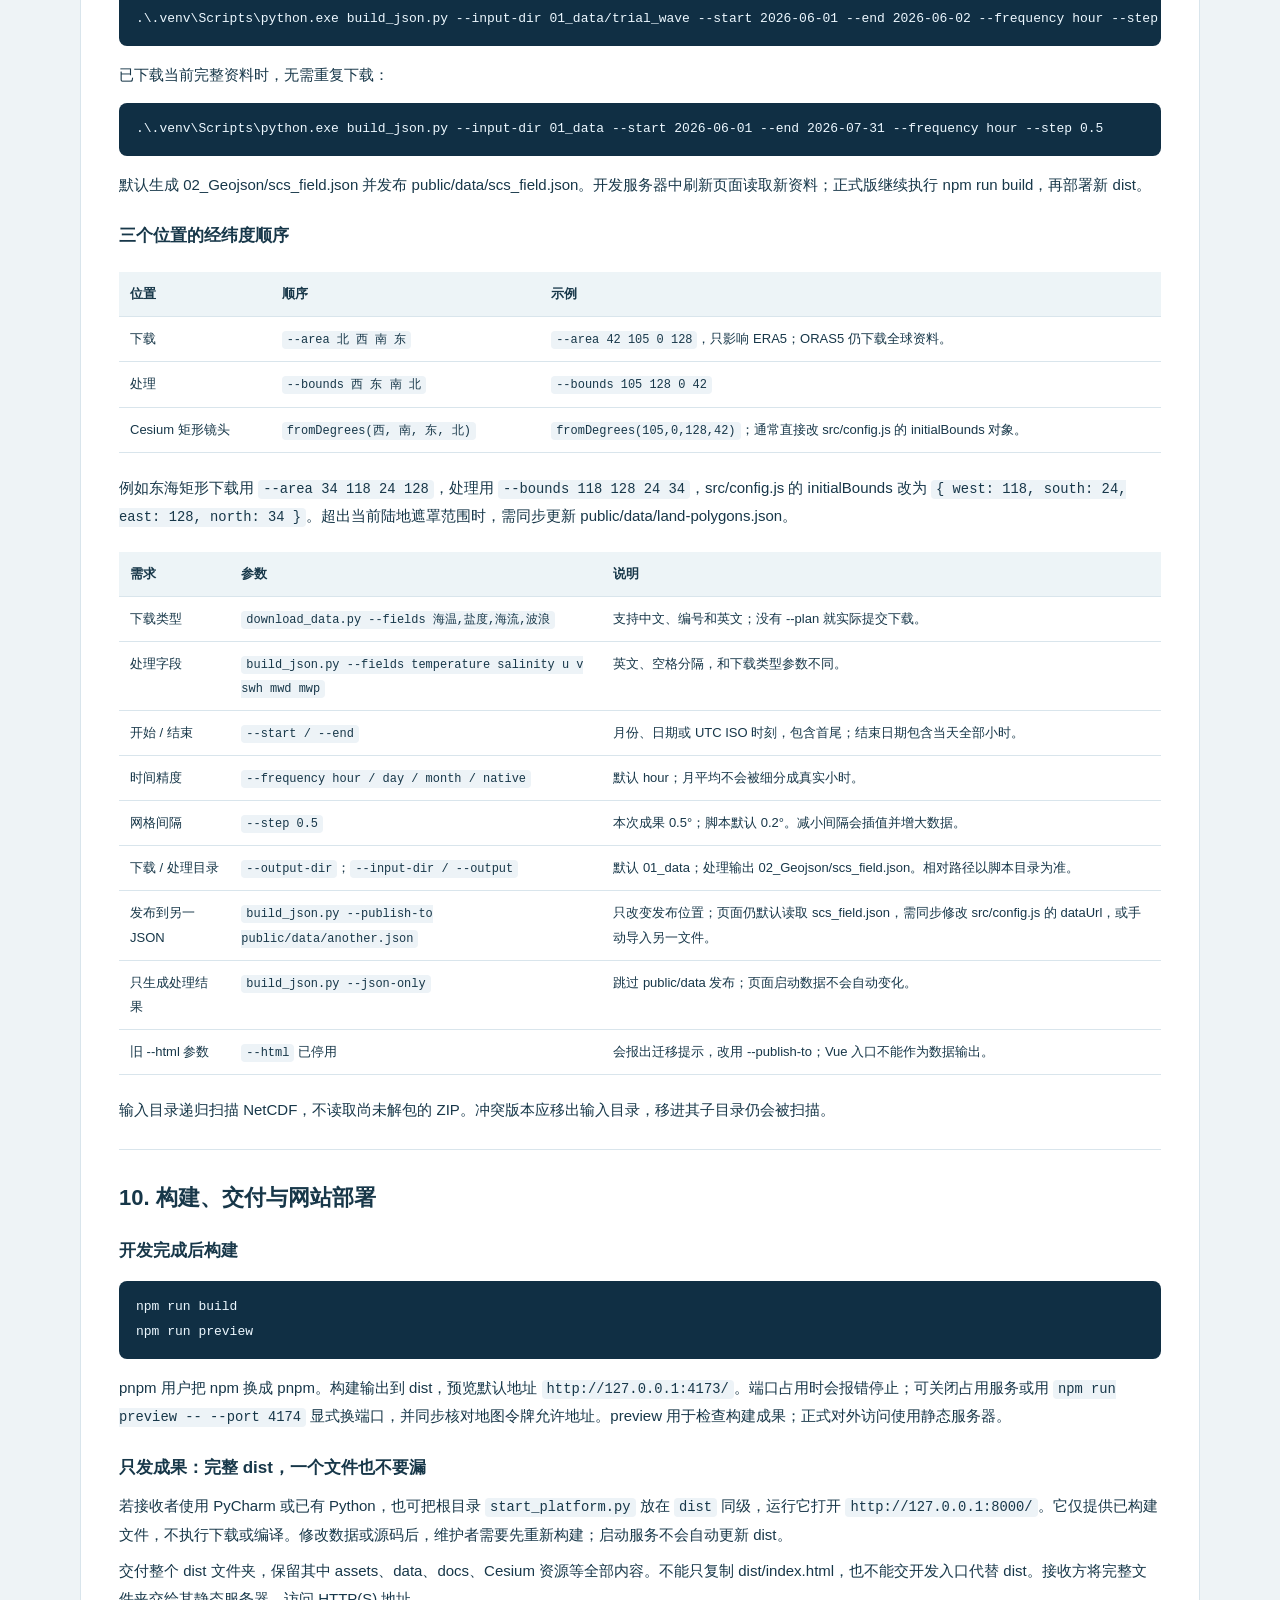
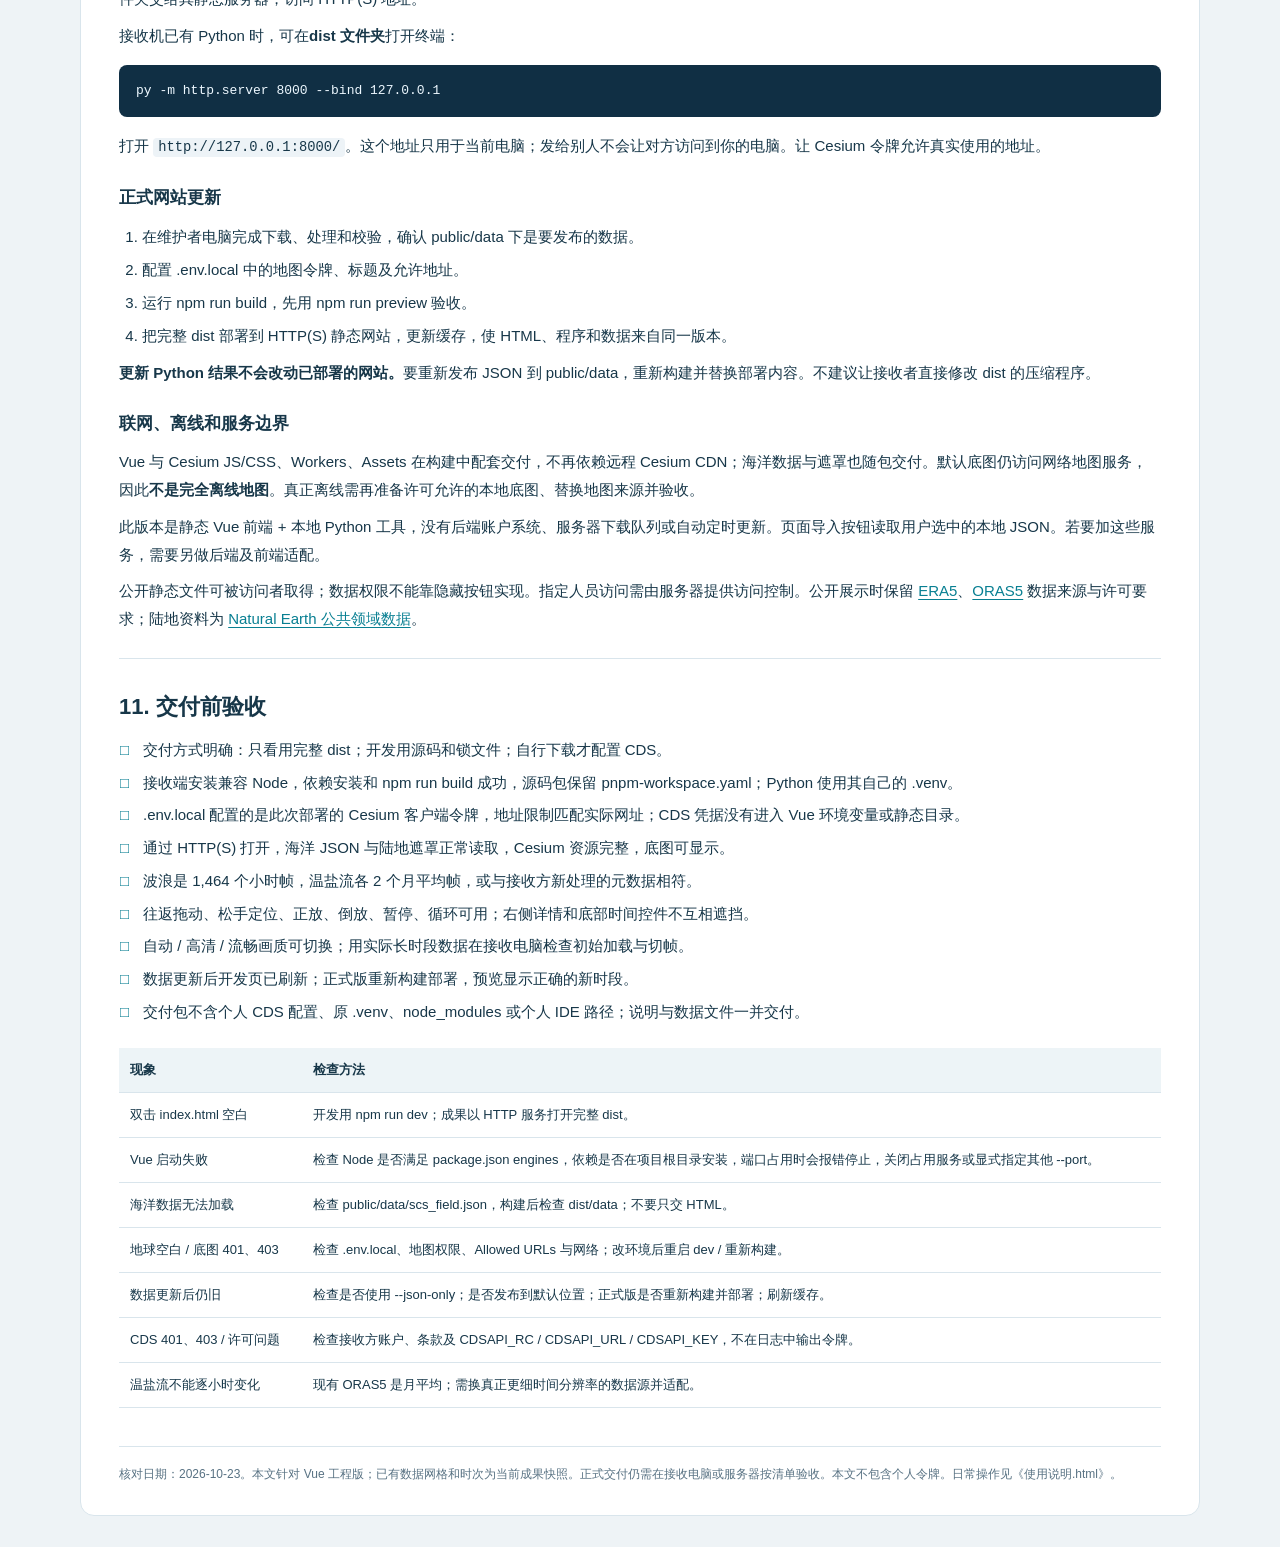
<file: docs/数据与交付说明.html>
<!DOCTYPE html>
<html lang="zh-CN">
<head>
<meta charset="utf-8">
<meta name="viewport" content="width=device-width,initial-scale=1">
<title>海洋可视化平台｜数据与交付说明</title>
<style>
:root{--ink:#173749;--muted:#587283;--line:#d9e5ec;--accent:#087f92;--soft:#eef7fa;--navy:#102f44;color-scheme:light}
*{box-sizing:border-box}html{scroll-behavior:smooth;scroll-padding-top:20px}body{margin:0;background:#eef3f6;font:15px/1.85 "Microsoft YaHei","PingFang SC",sans-serif;color:var(--ink)}main{max-width:1120px;margin:26px auto 48px;background:#fff;border:1px solid var(--line);border-radius:14px;overflow:hidden}header{padding:30px 38px;background:linear-gradient(120deg,#102f44,#145e70);color:#fff}header p{margin:7px 0;color:#e0f0f5}h1{margin:7px 0 11px;font-size:29px;line-height:1.4}.eyebrow{font-size:12px;letter-spacing:2px;color:#b9dfe8}.stamp{font-size:12px}.body{padding:0 38px 30px}nav{display:flex;flex-wrap:wrap;gap:7px;padding:20px 0;border-bottom:1px solid var(--line)}nav a{font-size:13px;background:var(--soft);text-decoration:none;border-radius:5px;padding:4px 11px}a{color:var(--accent);text-underline-offset:3px}h2{font-size:22px;margin:30px 0 13px;line-height:1.5}h3{font-size:17px;margin:21px 0 9px}p{margin:9px 0}ol,ul{padding-left:23px;margin:10px 0}li{margin:5px 0}section+section{border-top:1px solid var(--line);margin-top:25px;padding-top:1px}.callout{padding:12px 16px;border-left:4px solid #1294a6;border-radius:0 7px 7px 0;background:#eef9fb;margin:15px 0}.note{font-size:13px;color:var(--muted)}.cards{display:grid;grid-template-columns:repeat(3,1fr);gap:12px;margin:16px 0}.card{border:1px solid var(--line);border-radius:8px;padding:12px 15px}.card b{display:block;font-size:19px;color:var(--accent)}.card span{font-size:13px;color:var(--muted)}.table-wrap{overflow-x:auto}table{border-collapse:collapse;width:100%;margin:12px 0;font-size:13px}th,td{padding:10px 11px;border-bottom:1px solid var(--line);text-align:left;vertical-align:top}th{background:#edf4f7;font-weight:700}code,pre{font-family:Consolas,"Microsoft YaHei",monospace}code{font-size:.92em;background:#edf3f7;padding:2px 5px;border-radius:4px;overflow-wrap:anywhere}pre{padding:14px 17px;background:var(--navy);color:#edf8ff;border-radius:8px;overflow:auto;line-height:1.65}pre code{font-size:13px;padding:0;background:none;white-space:pre;overflow-wrap:normal}.tag{display:inline-block;border-radius:4px;padding:1px 7px;background:#e3f2eb;color:#23664b;font-size:12px}.plain{background:#e9eff4;color:#526c7f}.check{list-style:none;padding-left:0}.check li{padding-left:24px;position:relative}.check li:before{content:"□";position:absolute;left:1px;color:var(--accent)}.flow{background:var(--soft);padding:12px 16px;border-radius:7px;font-weight:600;color:#1d6277}.toolbar{display:flex;align-items:center;gap:12px;flex-wrap:wrap;margin-top:15px}.toolbar button{border:0;border-radius:6px;padding:7px 14px;background:#fff;color:#125066;cursor:pointer;font:inherit;font-size:13px}.toolbar a{color:#dbf3fa;font-size:13px}footer{border-top:1px solid var(--line);padding-top:16px;margin-top:26px;font-size:12px;color:var(--muted)}:focus-visible{outline:3px solid #37b4c7;outline-offset:3px}
@media(max-width:720px){body{font-size:14px}main{margin:0;border:0;border-radius:0}header{padding:24px 20px}.body{padding:0 20px 24px}h1{font-size:25px}.cards{grid-template-columns:1fr;gap:8px}.card{padding:9px 13px}th,td{padding:8px}pre{padding:12px}}
@media print{body{background:#fff;color:#000;font-size:11pt}main{border:0;margin:0;max-width:none}header{background:#fff;color:#102f44;padding:10px 0 15px}header p,.eyebrow,.stamp{color:#203e50}.body{padding:0}nav,.toolbar{display:none}section{break-before:auto}h2,h3{break-after:avoid}tr,.card,.callout{break-inside:avoid}pre{background:#f2f5f7;color:#102f44;white-space:pre-wrap;overflow:visible}pre code{white-space:pre-wrap;overflow-wrap:anywhere}a{color:#163e54}.table-wrap{overflow:visible}table{font-size:9pt}.cards{gap:8px}}
</style>
</head>
<body>
<main>
<header>
<div class="eyebrow">OCEAN PLATFORM · 数据与交接文档</div>
<h1>海洋可视化平台：数据与交付说明</h1>
<p>Vue 3 工程版：说明数据来源与精度，逐项列出交付、配置、开发和部署方法。</p>
<p class="stamp">核对日期：2026-10-23 · 以当前 Vue 工程、Python 处理流程及已有数据为准</p>
<div class="toolbar"><button type="button" onclick="window.print()">打印 / 保存为 PDF</button><a href="使用说明.html">日常操作说明</a></div>
</header>
<div class="body"><div class="note"><strong>新增完整版：</strong>接收者需在自己电脑下载、导入处理并可视化时，使用 Windows 完整运行包 OceanPlatform.exe，见 <a href="完整版平台使用说明.html">完整版平台使用说明</a>。下文关于 dist、start_platform.py 的静态交付属于仅查看模式；开发入口 platform_server.py 提供本机完整服务。</div>
<nav aria-label="文档目录"><a href="#start">先选交付方式</a><a href="#data">数据说明</a><a href="#precision">精度与动画</a><a href="#format">数据处理与格式</a><a href="#changes">修改清单</a><a href="#cesium">地图令牌</a><a href="#environment">新电脑环境</a><a href="#cds">下载账户</a><a href="#parameters">日期与海域</a><a href="#website">发文件或发网址</a><a href="#acceptance">交付验收</a></nav>

<section id="start">
<h2>1. 先选交付方式</h2>
<div class="callout"><strong>平台前端采用 Vue 3 + Vite，地球展示采用 Cesium。</strong>Python 负责下载和处理海洋数据。现在需要通过 HTTP(S) 打开平台；根目录的 index.html 是 Vue 开发入口，不能再把它作为单文件成果直接发给别人。</div>
<div class="table-wrap"><table><thead><tr><th>对方要做什么</th><th>交付内容</th><th>对方如何使用</th></tr></thead><tbody>
<tr><td>只看已有成果</td><td>构建后的<strong>完整 dist 文件夹</strong>；其中含网页、程序、数据和说明</td><td>放到静态服务器，以网址访问；本机查看也要启动 HTTP 服务。无需 Node、Python 处理环境或 CDS 账户。</td></tr>
<tr><td>继续开发前端</td><td>源码、public、package.json、pnpm-lock.yaml、pnpm-workspace.yaml、配置示例；不附 node_modules</td><td>安装兼容 Node，配置自己的 .env.local，安装依赖后运行开发服务器。</td></tr>
<tr><td>自行下载、处理和发布</td><td>开发工程 + 四个 Python 脚本；按需要附原始 NetCDF</td><td>再建立自己的 Python 环境、配置本人的 CDS，处理数据后重新构建并发布 dist。</td></tr>
</tbody></table></div>
<p><strong>交付前重点核对：</strong>地图令牌与允许访问的地址、前端配置、数据文件、接收机运行环境。只看成果的人不需要填写 CDS 令牌。</p>
</section>

<section id="data">
<h2>2. 这套平台使用的是什么数据？</h2>
<p>目前是 <strong>ECMWF/Copernicus 再分析数据的海表可视化</strong>。再分析融合模型与观测，用于重建海洋状态；页面上的每个格点并不代表那里有一个实测站。三维地球用于展示位置，当前导出的海洋变量取海表或最浅层。</p>
<div class="table-wrap"><table>
<thead><tr><th>页面要素 / JSON 字段</th><th>来源及原始变量</th><th>单位与含义</th><th>本项目当前时次</th></tr></thead>
<tbody>
<tr><td>温度 / <code>temperature</code></td><td>ORAS5：<code>sosstsst</code>，海表温度</td><td>℃；输入为 K 时转换为 ℃</td><td>2026 年 6、7 月，2 个<strong>月平均</strong>帧</td></tr>
<tr><td>盐度 / <code>salinity</code></td><td>ORAS5：<code>sosaline</code>，海表盐度</td><td>PSU，实用盐度</td><td>同上，2 个月平均帧</td></tr>
<tr><td>海流 / <code>u</code>、<code>v</code></td><td>ORAS5：<code>vozocrte</code>、<code>vomecrtn</code></td><td>m/s；u 向东为正、v 向北为正；流速为 √(u²+v²)。处理时取最浅层。</td><td>同上，u/v 各 2 个月平均帧，成对使用</td></tr>
<tr><td>波高 / <code>swh</code></td><td>ERA5 WAM：有效波高</td><td>m，风浪与涌浪组合的有效波高</td><td>2026-06-01 00:00 至 2026-07-31 23:00 UTC，共 1,464 个小时帧</td></tr>
<tr><td>波向 / <code>mwd</code></td><td>ERA5 WAM：平均波向</td><td>度；用于表达波浪来向，粒子显示时转换为传播方向</td><td>同上，1,464 个小时帧</td></tr>
<tr><td>波周期 / <code>mwp</code></td><td>ERA5 WAM：平均波周期</td><td>秒；已保存在数据中，当前页面没有独立“周期”按钮</td><td>同上，1,464 个小时帧</td></tr>
</tbody></table></div>
<p class="note">来源核对：<a href="https://cds.climate.copernicus.eu/datasets/reanalysis-era5-single-levels?tab=overview">ERA5 逐小时数据集</a>、<a href="https://cds.climate.copernicus.eu/datasets/reanalysis-oras5?tab=overview">ORAS5 月平均数据集</a>。ORAS5 原生为约 0.25° 的三极网格；本项目这次把所有要素统一到 0.5° 经纬度网格。ERA5 波浪下载网格为 0.5°。</p>
<div class="cards"><div class="card"><b>47 × 85</b><span>当前统一网格：47 个经度点、85 个纬度点</span></div><div class="card"><b>0.5° × 0.5°</b><span>相邻经度、纬度格点的角度间隔</span></div><div class="card"><b>105–128°E · 0–42°N</b><span>当前处理矩形范围，含中国近海及周边区域</span></div></div>
<p>JSON 中有 <strong>1,466 个时间记录</strong>：1,464 个小时记录放波浪字段，另有 2 个月份记录放温盐流。<strong>不能把它说成“所有要素各有 1,466 小时数据”。</strong>切换要素后，播放器只列出该要素的可用时次。</p>
<p class="note">本文是当前成果快照。重新下载、处理后，以 <code>metadata.fields</code>、页面日期及 <code>check_json.py</code> 输出为准。处理后 JSON 约 114 MB，以独立文件提供，不再内嵌在 HTML；完整原始资料目录约 3.85 GB，含 ZIP 和解包后的 NetCDF。Vue 工程改变了交付形式，没有改变这批数据本身的时次与网格。</p>
</section>

<section id="precision">
<h2>3. 数据网格、小时播放和平滑动画分别表示什么？</h2>
<h3>空间精度：0.5° 不是 0.5 公里</h3>
<p>纬度方向每 0.5° 约 56 km；中国近海纬度范围内，经度方向约 41–56 km。因此当前波浪适合看区域尺度变化，无法凭显示插值还原港口、海湾内部几公里的细节。温盐流本次也已重采样为相同的 0.5° 输出网格。</p>
<p>“高清”把色面贴图和海岸边缘画得更清楚；<code>--step 0.1</code> 会生成更密的输出点，并显著增大文件。两者都不会增加原始波浪数据中不存在的真实细节。</p>
<h3>时间精度：逐小时、月平均各自保留</h3>
<ul>
<li>所有下载、处理与页面时钟按 <strong>UTC</strong>。北京时间为 UTC 加 8 小时，例如 2026-06-01 00:00 UTC = 北京时间当天 08:00。</li>
<li>波浪每小时一帧；现有 ORAS5 温盐流是月平均。把处理参数设成 <code>hour</code>，不会把月平均拆成真实小时变化。</li>
<li>月份标签如 <code>2026-06</code> 表示整个月的平均，原文件中间月份时间戳也不应理解为那一瞬间的观测。</li>
<li>页面播放的是已经下载的历史时段，不会自动获取最新观测。缺失小时不会补造；当前帧缺少某字段时，悬浮框显示“—”。</li>
</ul>
<h3>动画精度：渐变与粒子属于表达方式</h3>
<p>两幅数据贴图之间的平滑渐变用于减少闪屏，不新增数据时次。海流粒子用 u/v 驱动，并做显示加速；波浪粒子用波向决定方向，当前 <code>buildWaveUV(0.6)</code> 的速度是显示参数，<strong>并非由周期计算的真实波速</strong>。粒子轨迹不能直接当作浮标实测轨迹或真实传播距离。数值分析应使用对应字段及时间元数据。</p>
<p class="note">海岸遮罩使用 public/data/land-polygons.json 中的 <a href="https://www.naturalearthdata.com/downloads/10m-physical-vectors/10m-land/">Natural Earth 1:1,000 万陆地数据</a>，只裁剪色面，不提高海洋数据分辨率。“10m”在该数据系列名称中指 1:1,000 万比例尺，不是 10 米精度。当前遮罩覆盖约 98–146°E、6°S–50°N。</p>
</section>

<section id="format">
<h2>4. 数据流程与 Vue 工程结构</h2>
<p class="flow">download_data.py → 01_data / NetCDF → build_json.py → 02_Geojson/scs_field.json → 校验并发布 public/data/scs_field.json → Vue 页面读取 → Vite 构建 dist</p>
<ol>
<li><strong>下载：</strong>波浪按日期、小时和区域获取；ORAS5 按区间覆盖到的月份获取全球资料，海流下载包含深度层。</li>
<li><strong>读取与统一：</strong>递归读取受支持的 NetCDF，筛选时间、裁剪区域、取最浅层，重采样到共同网格，并做支持的单位转换。缺测保留 null；聚合波向使用圆周平均。</li>
<li><strong>生成并发布：</strong>build_json.py 校验后生成 02_Geojson/scs_field.json，默认再发布到 public/data/scs_field.json。index.html 不再保存海洋数据。</li>
<li><strong>前端加载：</strong>Vue 启动后从静态 JSON 加载数据和陆地遮罩；导入按钮仍可读取用户选择的本地 JSON。</li>
<li><strong>正式发布：</strong>运行 npm run build 后，数据与程序一起进入 dist。更新 public 下的数据后，开发页面刷新即可；已部署的 dist 必须重新构建和部署。</li>
</ol>
<div class="table-wrap"><table><thead><tr><th>文件 / 目录</th><th>职责</th></tr></thead><tbody>
<tr><td><code>src/App.vue</code></td><td>主页面与组件组织</td></tr>
<tr><td><code>src/components/ImportPanel.vue</code></td><td>数据导入、要素选择及画质设置</td></tr>
<tr><td><code>src/components/TimeControls.vue</code></td><td>时间区间、播放、方向和可拖动时间轴</td></tr>
<tr><td><code>src/components/DataDetails.vue</code></td><td>当前点数据、数据信息与色标</td></tr>
<tr><td><code>src/composables/useOceanPlatform.js</code></td><td>Vue 状态与地图引擎之间的连接</td></tr>
<tr><td><code>src/engine/createOceanEngine.js</code></td><td>Cesium 地球、数据图层、粒子、播放和资源释放</td></tr>
<tr><td><code>src/config.js</code> / <code>src/styles/platform.css</code></td><td>前端配置 / 页面样式</td></tr>
<tr><td><code>public/data/scs_field.json</code></td><td>页面启动时读取的实际海洋数据</td></tr>
<tr><td><code>public/data/land-polygons.json</code></td><td>陆地遮罩，独立于海洋数值数据</td></tr>
<tr><td><code>public/docs/</code></td><td>随构建一起交付的独立说明文件</td></tr>
<tr><td><code>index.html</code></td><td>Vite / Vue 开发入口；不再用作数据模板</td></tr>
</tbody></table></div>
<p>使用 Vue 3.5.44、Vite 8.3.5、Cesium 1.118.0，具体依赖以 package.json 和 pnpm-lock.yaml 为准。架构分离后，界面布局、地图渲染与 Python 数据处理可分别维护。框架参考：<a href="https://vuejs.org/guide/introduction.html">Vue 官方指南</a>、<a href="https://vite.dev/guide/">Vite 官方指南</a>。</p>
<h3>JSON 的含义没有改变</h3>
<div class="table-wrap"><table><thead><tr><th>JSON 项</th><th>内容</th></tr></thead><tbody>
<tr><td><code>bounds / nx / ny</code></td><td>范围与网格尺寸；每个数组是 ny 行、每行 nx 个值，纬度自南向北、经度自西向东。</td></tr>
<tr><td><code>frames</code></td><td>时间记录，每条含 time 和该时次实际存在的字段。</td></tr>
<tr><td><code>metadata.fields</code></td><td>各字段单位、来源、源 / 输出时间分辨率、时段与帧数。</td></tr>
<tr><td><code>null</code></td><td>缺测值；不能改成 0，0 与缺测的含义不同。</td></tr>
</tbody></table></div>
<p>02_Geojson 是沿用的目录名；scs_field.json 是平台网格格式，<strong>不是标准 GeoJSON FeatureCollection</strong>。分类导入要求范围和网格一致；海流 u/v 要配对，波浪粒子需要 swh/mwd。转换器不是任意 NetCDF 的通用读取器。</p>
<p>只有处理好的 JSON，需要单独发布时运行：</p>
<pre><code>.\.venv\Scripts\python.exe check_json.py 02_Geojson/scs_field.json
.\.venv\Scripts\python.exe pack_json.py --data 02_Geojson/scs_field.json</code></pre>
<p>pack_json.py 默认校验并发布到 public/data/scs_field.json；<code>--out</code> 可指定另一 JSON 路径。旧版独立 HTML 仅保留显式模板兼容模式，不用于日常 Vue 构建，也不能覆盖 Vue 的 index.html。</p>
</section>

<section id="changes">
<h2>5. 给别人使用：具体改哪里、怎么改</h2>
<div class="table-wrap"><table><thead><tr><th>要修改什么</th><th>位置 / 搜索关键词</th><th>具体做法</th></tr></thead><tbody>
<tr><td>地图客户端令牌</td><td>项目根目录 <code>.env.local</code>：<code>VITE_CESIUM_ION_TOKEN</code></td><td>填入由接收方或部署方维护的 Cesium 客户端令牌；设置允许地址。改后重启开发服务器；正式版重新构建。</td></tr>
<tr><td>平台标题</td><td><code>.env.local</code>：<code>VITE_APP_TITLE</code></td><td>填接收单位需要的名称。不会改变数据真实来源。</td></tr>
<tr><td>前端配置 / 默认视角</td><td><code>src/config.js</code>：<code>initialBounds</code></td><td>按 west、south、east、north 修改初始海域，再构建。默认 { west: 105, south: 0, east: 128, north: 42 }；镜头改变不会生成新数据。</td></tr>
<tr><td>界面布局和文字</td><td><code>src/App.vue</code>、<code>src/components/</code>、<code>src/styles/platform.css</code></td><td>主页面、导入栏、播放栏和详情栏分别修改，页面样式集中调整。</td></tr>
<tr><td>启动数据</td><td><code>public/data/scs_field.json</code></td><td>优先通过 build_json.py 重新生成发布；已有合法 JSON 用 pack_json.py 发布。若改文件名，同时修改 src/config.js 的 dataUrl；生产版再构建部署。</td></tr>
<tr><td>海岸遮罩</td><td><code>public/data/land-polygons.json</code></td><td>处理范围超出当前遮罩时另行准备兼容格式的陆地多边形，核对覆盖区域。若改文件名，同步修改 src/config.js 的 landUrl。</td></tr>
<tr><td>数据日期、海域、精度</td><td>Python 参数 <code>--start / --end / --area / --bounds / --step</code></td><td>修改运行参数，通常不改 Python 源码。下载区域和处理区域参数顺序不同，见第 9 节。</td></tr>
<tr><td>Python 解释器</td><td>新电脑 <code>.venv</code> 与 PyCharm 解释器设置</td><td>重新创建环境并安装依赖，指向接收目录的 .venv\Scripts\python.exe。</td></tr>
<tr><td>CDS 私人下载账户</td><td>接收者用户目录 / 本机配置，不在 Vue 内</td><td>仅需要自行下载时配置本人的 CDS。不可写入 VITE_ 环境变量或 public 目录。</td></tr>
<tr><td>正式访问地址</td><td>静态服务器设置、Cesium Allowed URLs</td><td>替换为真实部署域名、协议与端口。localhost / 127.0.0.1 只代表当前电脑。</td></tr>
</tbody></table></div>
<div class="callout">Vue / Vite 工程需要 package.json、配置、组件与 JSON 等文件，不能再按旧的“只留 html 和 py”方式精简。交付给只看成果的人时，交完整 dist 文件夹即可。</div>
<p>Python 默认相对路径仍基于脚本自身目录，项目换盘或换用户名时通常不改 ROOT。前端资源使用相对部署路径；不要批量把代码改成个人 D 盘绝对路径。</p>
</section>

<section id="cesium">
<h2>6. 地图令牌与标题配置</h2>
<ol>
<li>由平台维护者或接收单位在 <a href="https://ion.cesium.com/tokens">Cesium ion 令牌页面</a>创建此应用使用的客户端令牌。</li>
<li>在项目根目录参考 .env.example 新建 <code>.env.local</code>，按下面格式填入接收方自己的值；示例占位符不能原样运行。</li>
<li>按实际访问地址配置 Allowed URLs，权限只保留地图展示所需范围。客户端使用最小权限；不要加入账户管理权限。参考<a href="https://cesium.com/learn/ion/cesium-ion-access-tokens/">官方令牌说明</a>。</li>
</ol>
<pre><code>VITE_CESIUM_ION_TOKEN=替换为该部署的Cesium客户端令牌
VITE_APP_TITLE=中国海域三维可视化平台</code></pre>
<p>改动后，开发环境停止再运行 <code>npm run dev</code>；正式部署运行 <code>npm run build</code> 并替换完整 dist。只修改服务器上的 .env.local 不会改变已经构建的浏览器程序。</p>
<p><strong>VITE_ 变量会进入浏览器程序。</strong>Cesium 客户端令牌因此可被访问者读取，应通过权限、资产范围和允许网址约束；它不是保密的服务器密钥。不要将 CDS 令牌、CDSAPI_KEY 或其他私密账户信息改写为 VITE_ 变量。</p>
<p>只看成果的人无需逐人注册 Cesium，维护者统一提供配置即可。地图服务用量归属于提供令牌的账户，应明确维护人并保留地图署名。本文不包含真实令牌，.env.example 也不应包含真实令牌。</p>
</section>

<section id="environment">
<h2>7. 新电脑：工程文件和运行环境</h2>
<h3>开发工程建议交付内容</h3>
<pre><code>OceanPlatform/
  package.json / pnpm-lock.yaml    依赖与锁定版本
  pnpm-workspace.yaml              pnpm 兼容锁定与依赖构建策略
  vite.config.js / index.html      构建配置与 Vue 入口
  .env.example                    配置示例，不含真实令牌
  src/                            Vue 组件、状态、地图引擎、样式
  scripts/                        本地资源准备脚本
  public/
    data/scs_field.json            启动海洋数据
    data/land-polygons.json        陆地遮罩
    docs/                         独立说明
  download_data.py                 数据下载
  build_json.py                    转换、校验并发布静态 JSON
  check_json.py / pack_json.py     校验 / 发布工具
  start_platform.py                在 PyCharm 启动已构建的 dist，默认本机 8000 端口
  使用说明.html / 数据与交付说明.html
  01_data/                        可选：复现时附 NetCDF
  02_Geojson/scs_field.json        可选：处理成果存档</code></pre>
<p>不交付原电脑的 node_modules、.venv、.idea、__pycache__、个人 .cdsapirc 或私密凭据目录。.env.local 由接收者自行建立。四个 Python 脚本保持同目录；源代码交付时同时保留全部实际使用的配置与 scripts 文件。</p>
<h3>Vue 开发环境</h3>
<p>安装 package.json 中 engines 支持的 Node.js。当前工程写明 <code>^20.19.0 || &gt;=22.12.0</code>；建议使用 Node 22.12 或更新的兼容 LTS。pnpm 11 本身要求 Node 22 或以上；Node 20.19 系列应选择 npm。使用 npm 或 pnpm 任选一套流程，不必混合两种依赖安装方式。</p>
<p><strong>使用锁定版本，推荐 pnpm：</strong>准备 package.json 所写的 pnpm 版本后，在工程根目录运行：</p>
<pre><code>pnpm install --frozen-lockfile
pnpm run dev</code></pre>
<p><strong>使用 npm：</strong>若接收端只有 npm，可运行以下命令。本工程提供 pnpm-lock.yaml，没有 npm 锁；npm install 会自行解析依赖，不使用 pnpm 锁；package.json 提供对应 npm overrides。pnpm-workspace.yaml 必须随源码交付，其中包含旧版 Cesium 的 zip.js 2.7.34 兼容锁定及 protobufjs:false 依赖构建策略；不能只留下锁文件而遗漏此配置。</p>
<pre><code>npm install
npm run dev</code></pre>
<p>默认访问 <code>http://127.0.0.1:5173/</code>。已启用 strictPort，端口被占用时会报错停止；关闭占用服务，或用 <code>npm run dev -- --port 5174</code> 显式换端口，并让 Cesium 令牌允许新地址。保留终端运行；停止后开发网址不可继续使用。根目录 index.html 应由 Vite 提供，不要直接双击。源码中的组件变更由开发服务器更新；环境变量变更需重启。</p>
<h3>Python 环境：仅下载、处理者需要</h3>
<p>当前核实机器为 64 位 Python 3.13.9。接收机安装对应 Python 后，在工程根目录执行：</p>
<pre><code>py -3.13 -m venv .venv
.\.venv\Scripts\python.exe -m pip install --upgrade pip
.\.venv\Scripts\python.exe -m pip install numpy pandas xarray scipy h5netcdf h5py "cdsapi&gt;=0.7.7" requests</code></pre>
<p>PyCharm 解释器选择新目录的 .venv\Scripts\python.exe。当前代码用 h5netcdf 读取 NetCDF4/HDF，用 scipy 处理 NetCDF3；仅安装 netCDF4 不能替代这些依赖。图形化 CDS 配置需要 tkinter；没有该模块时可手工配置。</p>
<p class="note">只接收构建好的 dist 时，不需要 Node 与这些 Python 库；可以使用接收单位已有的静态服务器。Python http.server 只是有 Python 时的一种本机查看方式。</p>
</section>

<section id="cds">
<h2>8. 对方要下载新数据：配置自己的 CDS</h2>
<ol>
<li>对方登录自己的 CDS 账户，在 <a href="https://cds.climate.copernicus.eu/how-to-api">官方 API 配置页</a>取得个人访问令牌。</li>
<li>在需要的数据集下载页接受其条款；<code>--setup</code> 只验证认证，不代替这一步。<a href="https://cds.climate.copernicus.eu/how-to-api">CDS 官方安装与使用说明</a></li>
<li>没有自定义 <code>CDSAPI_RC</code> 时，在项目目录运行下面命令，向本地遮蔽输入窗口粘贴自己的令牌：</li>
</ol>
<pre><code>.\.venv\Scripts\python.exe download_data.py --setup</code></pre>
<p>也可在对方的用户目录新建 <code>%USERPROFILE%\.cdsapirc</code>，写入这两行，用本人令牌替换占位符：</p>
<pre><code>url: https://cds.climate.copernicus.eu/api
key: &lt;PERSONAL-ACCESS-TOKEN&gt;</code></pre>
<div class="table-wrap"><table>
<thead><tr><th>当前代码选择配置文件的顺序</th><th>说明</th></tr></thead><tbody>
<tr><td>1. 环境变量 <code>CDSAPI_RC</code></td><td>已设置则使用其指定文件；建议写绝对路径。此时 <code>--setup</code> 提示后返回，不覆盖该自定义文件。</td></tr>
<tr><td>2. <code>%USERPROFILE%\.cdsapirc</code></td><td>没有 CDSAPI_RC 且此文件存在时使用。</td></tr>
<tr><td>3. 项目提供的本机备用位置</td><td><code>%USERPROFILE%\Documents\Codex\.local-credentials\CDS\.cdsapirc</code>；由程序按当前用户计算，不含固定用户名。</td></tr>
</tbody></table></div>
<p>已安装的 cdsapi 还会优先读取环境变量 <code>CDSAPI_URL</code>、<code>CDSAPI_KEY</code>，再从配置文件补足缺失值。换账户后仍用旧配置时，检查终端和 PyCharm 运行配置中的这些变量。不要在日志或交接文档里输出令牌来排查。</p>
<p><strong>不要把原电脑的 CDS 凭据复制给接收者。</strong>只使用已经下载好的 NetCDF 或已生成网页时，可以完全跳过本节。</p>
</section>

<section id="parameters">
<h2>9. 下载、处理与发布：可复制的命令</h2>
<h3>先用独立试验目录验证两天波浪</h3>
<p>下列第一条只预览请求，不联网；第二条才实际下载。最后一条<strong>会覆盖默认处理结果并将启动数据换成这两天的波浪</strong>，不包含温盐流。想保留原演示，请先在工程副本里试验。</p>
<pre><code>.\.venv\Scripts\python.exe download_data.py --start 2026-06-01 --end 2026-06-02 --fields wave --output-dir 01_data/trial_wave --plan

.\.venv\Scripts\python.exe download_data.py --start 2026-06-01 --end 2026-06-02 --fields wave --output-dir 01_data/trial_wave

.\.venv\Scripts\python.exe build_json.py --input-dir 01_data/trial_wave --start 2026-06-01 --end 2026-06-02 --frequency hour --step 0.5 --fields swh mwd mwp</code></pre>
<p>已下载当前完整资料时，无需重复下载：</p>
<pre><code>.\.venv\Scripts\python.exe build_json.py --input-dir 01_data --start 2026-06-01 --end 2026-07-31 --frequency hour --step 0.5</code></pre>
<p>默认生成 02_Geojson/scs_field.json 并发布 public/data/scs_field.json。开发服务器中刷新页面读取新资料；正式版继续执行 npm run build，再部署新 dist。</p>
<h3>三个位置的经纬度顺序</h3>
<div class="table-wrap"><table><thead><tr><th>位置</th><th>顺序</th><th>示例</th></tr></thead><tbody>
<tr><td>下载</td><td><code>--area 北 西 南 东</code></td><td><code>--area 42 105 0 128</code>，只影响 ERA5；ORAS5 仍下载全球资料。</td></tr>
<tr><td>处理</td><td><code>--bounds 西 东 南 北</code></td><td><code>--bounds 105 128 0 42</code></td></tr>
<tr><td>Cesium 矩形镜头</td><td><code>fromDegrees(西, 南, 东, 北)</code></td><td><code>fromDegrees(105,0,128,42)</code>；通常直接改 src/config.js 的 initialBounds 对象。</td></tr>
</tbody></table></div>
<p>例如东海矩形下载用 <code>--area 34 118 24 128</code>，处理用 <code>--bounds 118 128 24 34</code>，src/config.js 的 initialBounds 改为 <code>{ west: 118, south: 24, east: 128, north: 34 }</code>。超出当前陆地遮罩范围时，需同步更新 public/data/land-polygons.json。</p>
<div class="table-wrap"><table><thead><tr><th>需求</th><th>参数</th><th>说明</th></tr></thead><tbody>
<tr><td>下载类型</td><td><code>download_data.py --fields 海温,盐度,海流,波浪</code></td><td>支持中文、编号和英文；没有 --plan 就实际提交下载。</td></tr>
<tr><td>处理字段</td><td><code>build_json.py --fields temperature salinity u v swh mwd mwp</code></td><td>英文、空格分隔，和下载类型参数不同。</td></tr>
<tr><td>开始 / 结束</td><td><code>--start / --end</code></td><td>月份、日期或 UTC ISO 时刻，包含首尾；结束日期包含当天全部小时。</td></tr>
<tr><td>时间精度</td><td><code>--frequency hour / day / month / native</code></td><td>默认 hour；月平均不会被细分成真实小时。</td></tr>
<tr><td>网格间隔</td><td><code>--step 0.5</code></td><td>本次成果 0.5°；脚本默认 0.2°。减小间隔会插值并增大数据。</td></tr>
<tr><td>下载 / 处理目录</td><td><code>--output-dir</code>；<code>--input-dir / --output</code></td><td>默认 01_data；处理输出 02_Geojson/scs_field.json。相对路径以脚本目录为准。</td></tr>
<tr><td>发布到另一 JSON</td><td><code>build_json.py --publish-to public/data/another.json</code></td><td>只改变发布位置；页面仍默认读取 scs_field.json，需同步修改 src/config.js 的 dataUrl，或手动导入另一文件。</td></tr>
<tr><td>只生成处理结果</td><td><code>build_json.py --json-only</code></td><td>跳过 public/data 发布；页面启动数据不会自动变化。</td></tr>
<tr><td>旧 --html 参数</td><td><code>--html</code> 已停用</td><td>会报出迁移提示，改用 --publish-to；Vue 入口不能作为数据输出。</td></tr>
</tbody></table></div>
<p>输入目录递归扫描 NetCDF，不读取尚未解包的 ZIP。冲突版本应移出输入目录，移进其子目录仍会被扫描。</p>
</section>

<section id="website">
<h2>10. 构建、交付与网站部署</h2>
<h3>开发完成后构建</h3>
<pre><code>npm run build
npm run preview</code></pre>
<p>pnpm 用户把 npm 换成 pnpm。构建输出到 dist，预览默认地址 <code>http://127.0.0.1:4173/</code>。端口占用时会报错停止；可关闭占用服务或用 <code>npm run preview -- --port 4174</code> 显式换端口，并同步核对地图令牌允许地址。preview 用于检查构建成果；正式对外访问使用静态服务器。</p>
<h3>只发成果：完整 dist，一个文件也不要漏</h3>
<p>若接收者使用 PyCharm 或已有 Python，也可把根目录 <code>start_platform.py</code> 放在 <code>dist</code> 同级，运行它打开 <code>http://127.0.0.1:8000/</code>。它仅提供已构建文件，不执行下载或编译。修改数据或源码后，维护者需要先重新构建；启动服务不会自动更新 dist。</p>
<p>交付整个 dist 文件夹，保留其中 assets、data、docs、Cesium 资源等全部内容。不能只复制 dist/index.html，也不能交开发入口代替 dist。接收方将完整文件夹交给其静态服务器，访问 HTTP(S) 地址。</p>
<p>接收机已有 Python 时，可在<strong>dist 文件夹</strong>打开终端：</p>
<pre><code>py -m http.server 8000 --bind 127.0.0.1</code></pre>
<p>打开 <code>http://127.0.0.1:8000/</code>。这个地址只用于当前电脑；发给别人不会让对方访问到你的电脑。让 Cesium 令牌允许真实使用的地址。</p>
<h3>正式网站更新</h3>
<ol><li>在维护者电脑完成下载、处理和校验，确认 public/data 下是要发布的数据。</li><li>配置 .env.local 中的地图令牌、标题及允许地址。</li><li>运行 npm run build，先用 npm run preview 验收。</li><li>把完整 dist 部署到 HTTP(S) 静态网站，更新缓存，使 HTML、程序和数据来自同一版本。</li></ol>
<p><strong>更新 Python 结果不会改动已部署的网站。</strong>要重新发布 JSON 到 public/data，重新构建并替换部署内容。不建议让接收者直接修改 dist 的压缩程序。</p>
<h3>联网、离线和服务边界</h3>
<p>Vue 与 Cesium JS/CSS、Workers、Assets 在构建中配套交付，不再依赖远程 Cesium CDN；海洋数据与遮罩也随包交付。默认底图仍访问网络地图服务，因此<strong>不是完全离线地图</strong>。真正离线需再准备许可允许的本地底图、替换地图来源并验收。</p>
<p>此版本是静态 Vue 前端 + 本地 Python 工具，没有后端账户系统、服务器下载队列或自动定时更新。页面导入按钮读取用户选中的本地 JSON。若要加这些服务，需要另做后端及前端适配。</p>
<p>公开静态文件可被访问者取得；数据权限不能靠隐藏按钮实现。指定人员访问需由服务器提供访问控制。公开展示时保留 <a href="https://cds.climate.copernicus.eu/datasets/reanalysis-era5-single-levels?tab=overview">ERA5</a>、<a href="https://cds.climate.copernicus.eu/datasets/reanalysis-oras5?tab=overview">ORAS5</a> 数据来源与许可要求；陆地资料为 <a href="https://www.naturalearthdata.com/about/terms-of-use/">Natural Earth 公共领域数据</a>。</p>
</section>

<section id="acceptance">
<h2>11. 交付前验收</h2>
<ul class="check">
<li>交付方式明确：只看用完整 dist；开发用源码和锁文件；自行下载才配置 CDS。</li>
<li>接收端安装兼容 Node，依赖安装和 npm run build 成功，源码包保留 pnpm-workspace.yaml；Python 使用其自己的 .venv。</li>
<li>.env.local 配置的是此次部署的 Cesium 客户端令牌，地址限制匹配实际网址；CDS 凭据没有进入 Vue 环境变量或静态目录。</li>
<li>通过 HTTP(S) 打开，海洋 JSON 与陆地遮罩正常读取，Cesium 资源完整，底图可显示。</li>
<li>波浪是 1,464 个小时帧，温盐流各 2 个月平均帧，或与接收方新处理的元数据相符。</li>
<li>往返拖动、松手定位、正放、倒放、暂停、循环可用；右侧详情和底部时间控件不互相遮挡。</li>
<li>自动 / 高清 / 流畅画质可切换；用实际长时段数据在接收电脑检查初始加载与切帧。</li>
<li>数据更新后开发页已刷新；正式版重新构建部署，预览显示正确的新时段。</li>
<li>交付包不含个人 CDS 配置、原 .venv、node_modules 或个人 IDE 路径；说明与数据文件一并交付。</li>
</ul>
<div class="table-wrap"><table><thead><tr><th>现象</th><th>检查方法</th></tr></thead><tbody>
<tr><td>双击 index.html 空白</td><td>开发用 npm run dev；成果以 HTTP 服务打开完整 dist。</td></tr>
<tr><td>Vue 启动失败</td><td>检查 Node 是否满足 package.json engines，依赖是否在项目根目录安装，端口占用时会报错停止，关闭占用服务或显式指定其他 --port。</td></tr>
<tr><td>海洋数据无法加载</td><td>检查 public/data/scs_field.json，构建后检查 dist/data；不要只交 HTML。</td></tr>
<tr><td>地球空白 / 底图 401、403</td><td>检查 .env.local、地图权限、Allowed URLs 与网络；改环境后重启 dev / 重新构建。</td></tr>
<tr><td>数据更新后仍旧</td><td>检查是否使用 --json-only；是否发布到默认位置；正式版是否重新构建并部署；刷新缓存。</td></tr>
<tr><td>CDS 401、403 / 许可问题</td><td>检查接收方账户、条款及 CDSAPI_RC / CDSAPI_URL / CDSAPI_KEY，不在日志中输出令牌。</td></tr>
<tr><td>温盐流不能逐小时变化</td><td>现有 ORAS5 是月平均；需换真正更细时间分辨率的数据源并适配。</td></tr>
</tbody></table></div>
</section>

<footer>核对日期：2026-10-23。本文针对 Vue 工程版；已有数据网格和时次为当前成果快照。正式交付仍需在接收电脑或服务器按清单验收。本文不包含个人令牌。日常操作见《使用说明.html》。</footer>
</div>
</main>
</body>
</html>
</file>
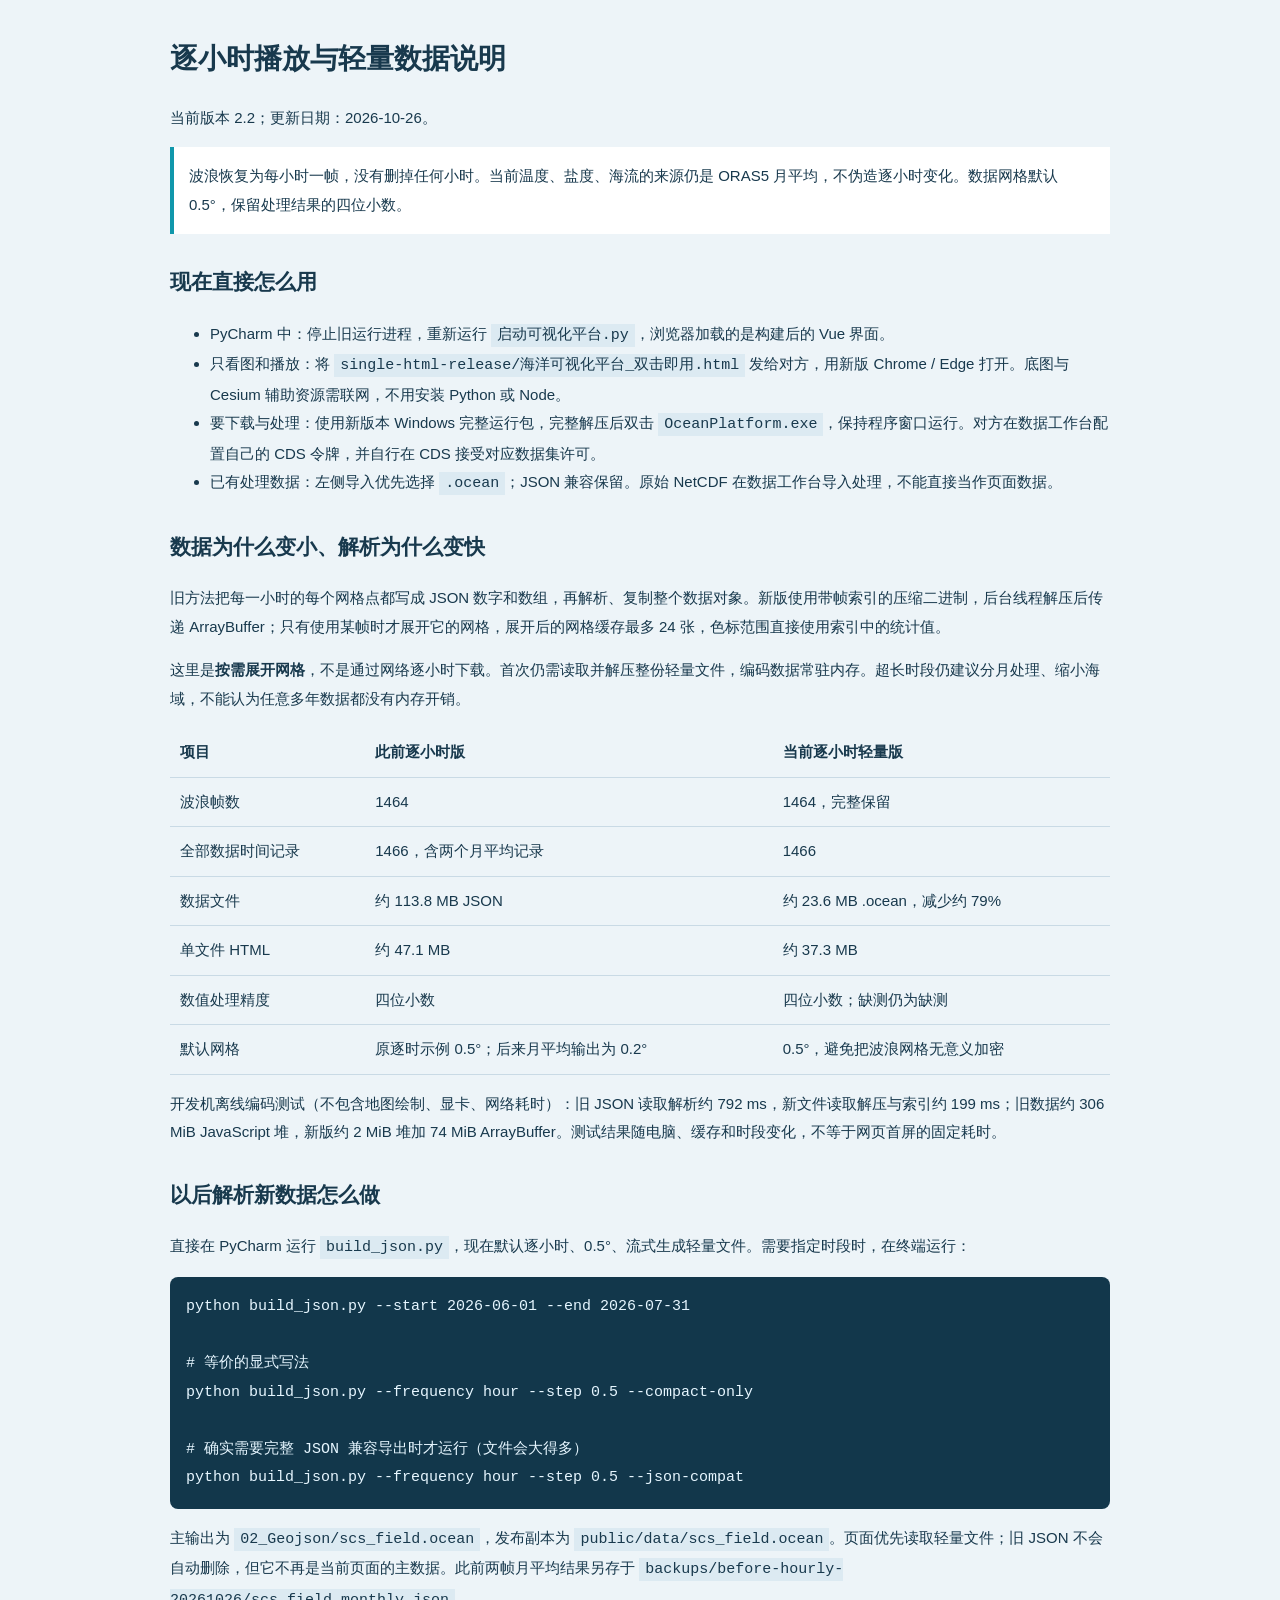
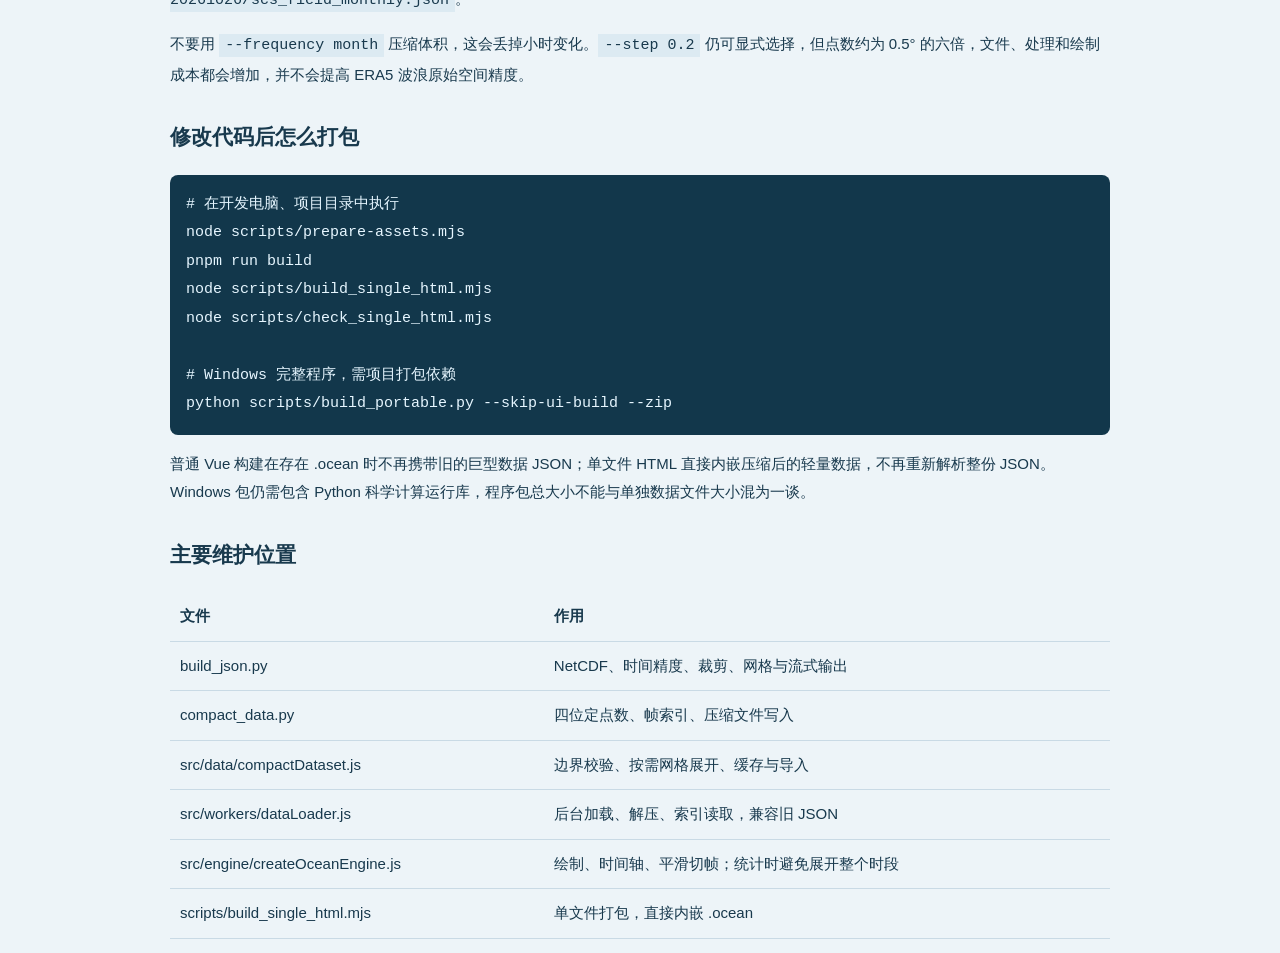
<file: docs/逐小时播放与轻量数据说明.html>
<!doctype html><html lang="zh-CN"><meta charset="utf-8"><meta name="viewport" content="width=device-width,initial-scale=1"><title>逐小时播放与轻量数据说明 · 2.2</title><style>body{max-width:940px;margin:32px auto;padding:0 22px;background:#edf4f8;color:#18394d;font:15px/1.9 'Microsoft YaHei',sans-serif}h1{font-size:28px}h2{font-size:21px;margin-top:28px}code{background:#dceaf2;padding:3px 6px;overflow-wrap:anywhere}pre{white-space:pre-wrap;background:#12374b;color:#e6f6ff;padding:16px;border-radius:8px}table{width:100%;border-collapse:collapse}th,td{text-align:left;border-bottom:1px solid #c9dae5;padding:10px}.note{padding:15px;background:#fff;border-left:4px solid #1097ab}a{color:#087e94}</style>
<h1>逐小时播放与轻量数据说明</h1><p>当前版本 2.2；更新日期：2026-10-26。</p>
<div class="note">波浪恢复为每小时一帧，没有删掉任何小时。当前温度、盐度、海流的来源仍是 ORAS5 月平均，不伪造逐小时变化。数据网格默认 0.5°，保留处理结果的四位小数。</div>
<h2>现在直接怎么用</h2><ul><li>PyCharm 中：停止旧运行进程，重新运行 <code>启动可视化平台.py</code>，浏览器加载的是构建后的 Vue 界面。</li><li>只看图和播放：将 <code>single-html-release/海洋可视化平台_双击即用.html</code> 发给对方，用新版 Chrome / Edge 打开。底图与 Cesium 辅助资源需联网，不用安装 Python 或 Node。</li><li>要下载与处理：使用新版本 Windows 完整运行包，完整解压后双击 <code>OceanPlatform.exe</code>，保持程序窗口运行。对方在数据工作台配置自己的 CDS 令牌，并自行在 CDS 接受对应数据集许可。</li><li>已有处理数据：左侧导入优先选择 <code>.ocean</code>；JSON 兼容保留。原始 NetCDF 在数据工作台导入处理，不能直接当作页面数据。</li></ul>
<h2>数据为什么变小、解析为什么变快</h2><p>旧方法把每一小时的每个网格点都写成 JSON 数字和数组，再解析、复制整个数据对象。新版使用带帧索引的压缩二进制，后台线程解压后传递 ArrayBuffer；只有使用某帧时才展开它的网格，展开后的网格缓存最多 24 张，色标范围直接使用索引中的统计值。</p><p>这里是<strong>按需展开网格</strong>，不是通过网络逐小时下载。首次仍需读取并解压整份轻量文件，编码数据常驻内存。超长时段仍建议分月处理、缩小海域，不能认为任意多年数据都没有内存开销。</p>
<table><tr><th>项目</th><th>此前逐小时版</th><th>当前逐小时轻量版</th></tr><tr><td>波浪帧数</td><td>1464</td><td>1464，完整保留</td></tr><tr><td>全部数据时间记录</td><td>1466，含两个月平均记录</td><td>1466</td></tr><tr><td>数据文件</td><td>约 113.8 MB JSON</td><td>约 23.6 MB .ocean，减少约 79%</td></tr><tr><td>单文件 HTML</td><td>约 47.1 MB</td><td>约 37.3 MB</td></tr><tr><td>数值处理精度</td><td>四位小数</td><td>四位小数；缺测仍为缺测</td></tr><tr><td>默认网格</td><td>原逐时示例 0.5°；后来月平均输出为 0.2°</td><td>0.5°，避免把波浪网格无意义加密</td></tr></table>
<p>开发机离线编码测试（不包含地图绘制、显卡、网络耗时）：旧 JSON 读取解析约 792 ms，新文件读取解压与索引约 199 ms；旧数据约 306 MiB JavaScript 堆，新版约 2 MiB 堆加 74 MiB ArrayBuffer。测试结果随电脑、缓存和时段变化，不等于网页首屏的固定耗时。</p>
<h2>以后解析新数据怎么做</h2><p>直接在 PyCharm 运行 <code>build_json.py</code>，现在默认逐小时、0.5°、流式生成轻量文件。需要指定时段时，在终端运行：</p><pre>python build_json.py --start 2026-06-01 --end 2026-07-31

# 等价的显式写法
python build_json.py --frequency hour --step 0.5 --compact-only

# 确实需要完整 JSON 兼容导出时才运行（文件会大得多）
python build_json.py --frequency hour --step 0.5 --json-compat</pre>
<p>主输出为 <code>02_Geojson/scs_field.ocean</code>，发布副本为 <code>public/data/scs_field.ocean</code>。页面优先读取轻量文件；旧 JSON 不会自动删除，但它不再是当前页面的主数据。此前两帧月平均结果另存于 <code>backups/before-hourly-20261026/scs_field_monthly.json</code>。</p>
<p>不要用 <code>--frequency month</code> 压缩体积，这会丢掉小时变化。<code>--step 0.2</code> 仍可显式选择，但点数约为 0.5° 的六倍，文件、处理和绘制成本都会增加，并不会提高 ERA5 波浪原始空间精度。</p>
<h2>修改代码后怎么打包</h2><pre># 在开发电脑、项目目录中执行
node scripts/prepare-assets.mjs
pnpm run build
node scripts/build_single_html.mjs
node scripts/check_single_html.mjs

# Windows 完整程序，需项目打包依赖
python scripts/build_portable.py --skip-ui-build --zip</pre>
<p>普通 Vue 构建在存在 .ocean 时不再携带旧的巨型数据 JSON；单文件 HTML 直接内嵌压缩后的轻量数据，不再重新解析整份 JSON。Windows 包仍需包含 Python 科学计算运行库，程序包总大小不能与单独数据文件大小混为一谈。</p>
<h2>主要维护位置</h2><table><tr><th>文件</th><th>作用</th></tr><tr><td>build_json.py</td><td>NetCDF、时间精度、裁剪、网格与流式输出</td></tr><tr><td>compact_data.py</td><td>四位定点数、帧索引、压缩文件写入</td></tr><tr><td>src/data/compactDataset.js</td><td>边界校验、按需网格展开、缓存与导入</td></tr><tr><td>src/workers/dataLoader.js</td><td>后台加载、解压、索引读取，兼容旧 JSON</td></tr><tr><td>src/engine/createOceanEngine.js</td><td>绘制、时间轴、平滑切帧；统计时避免展开整个时段</td></tr><tr><td>scripts/build_single_html.mjs</td><td>单文件打包，直接内嵌 .ocean</td></tr></table></html>
</file>
